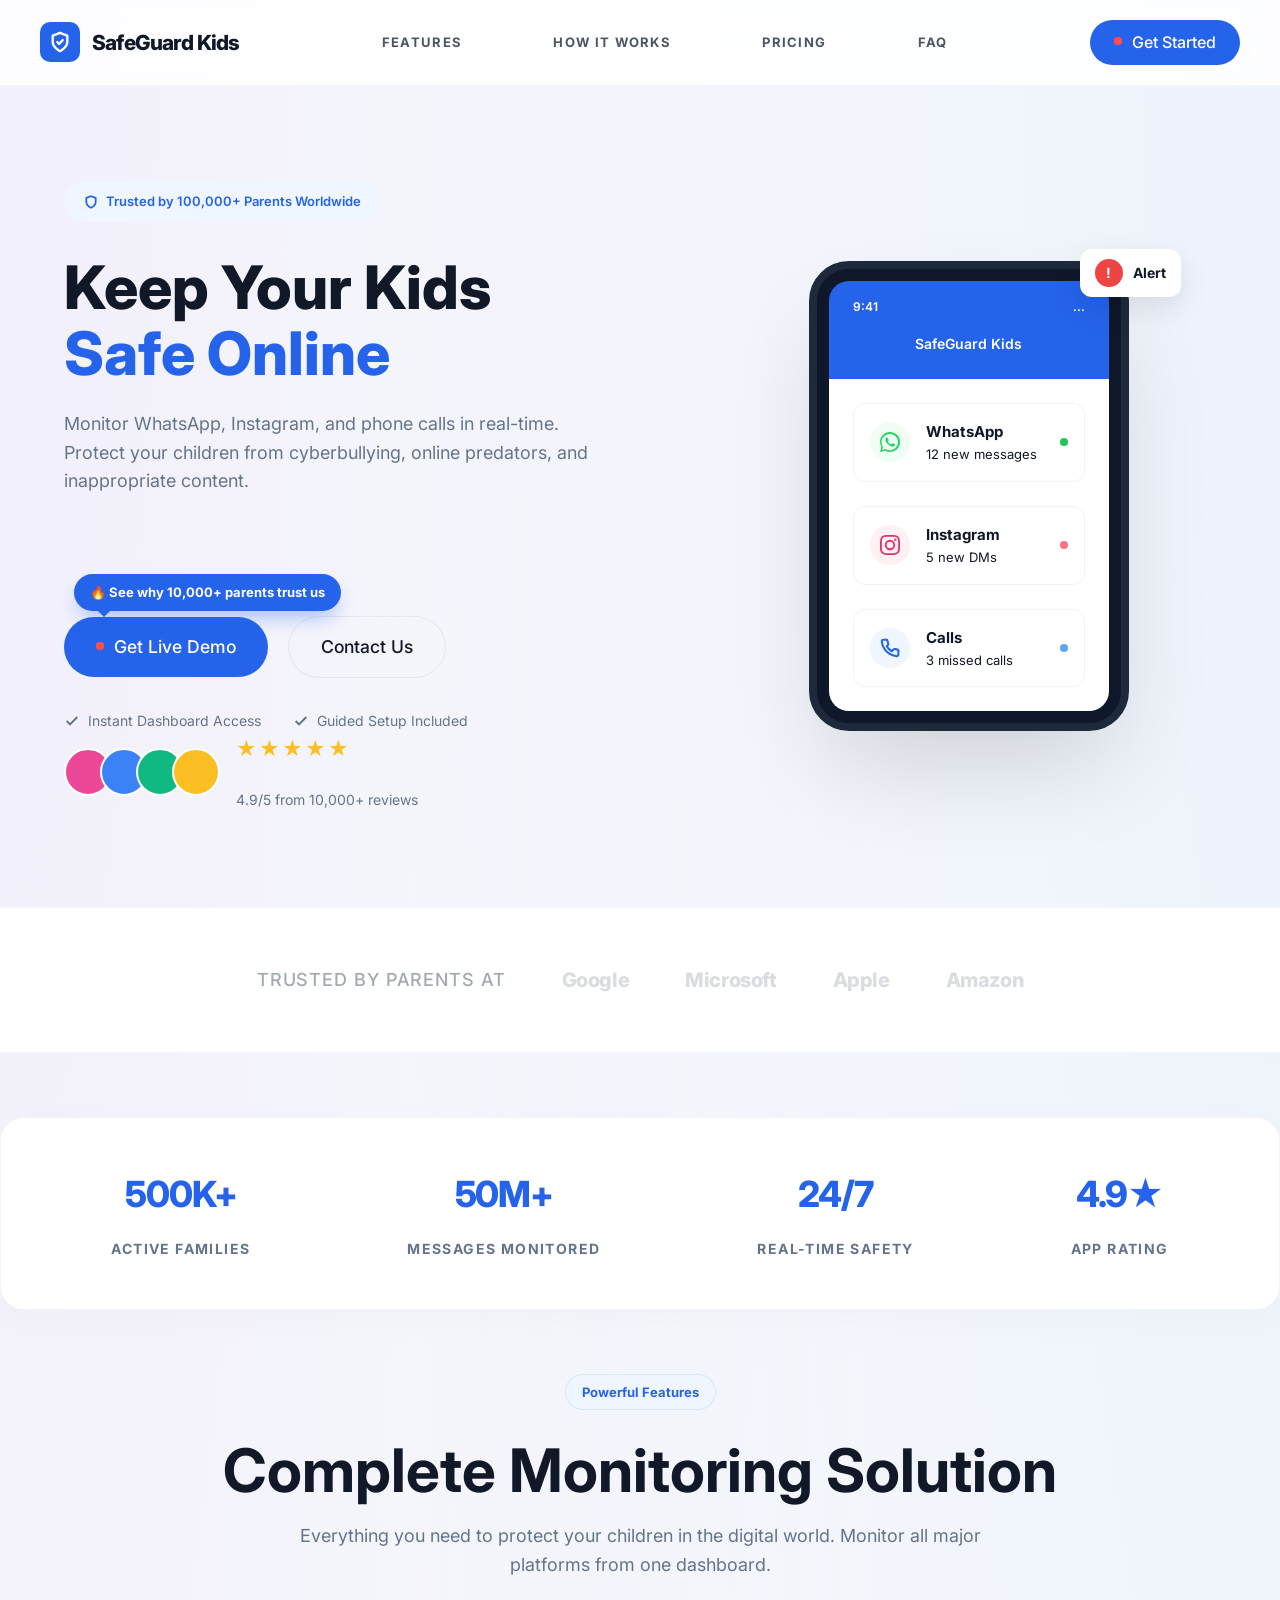
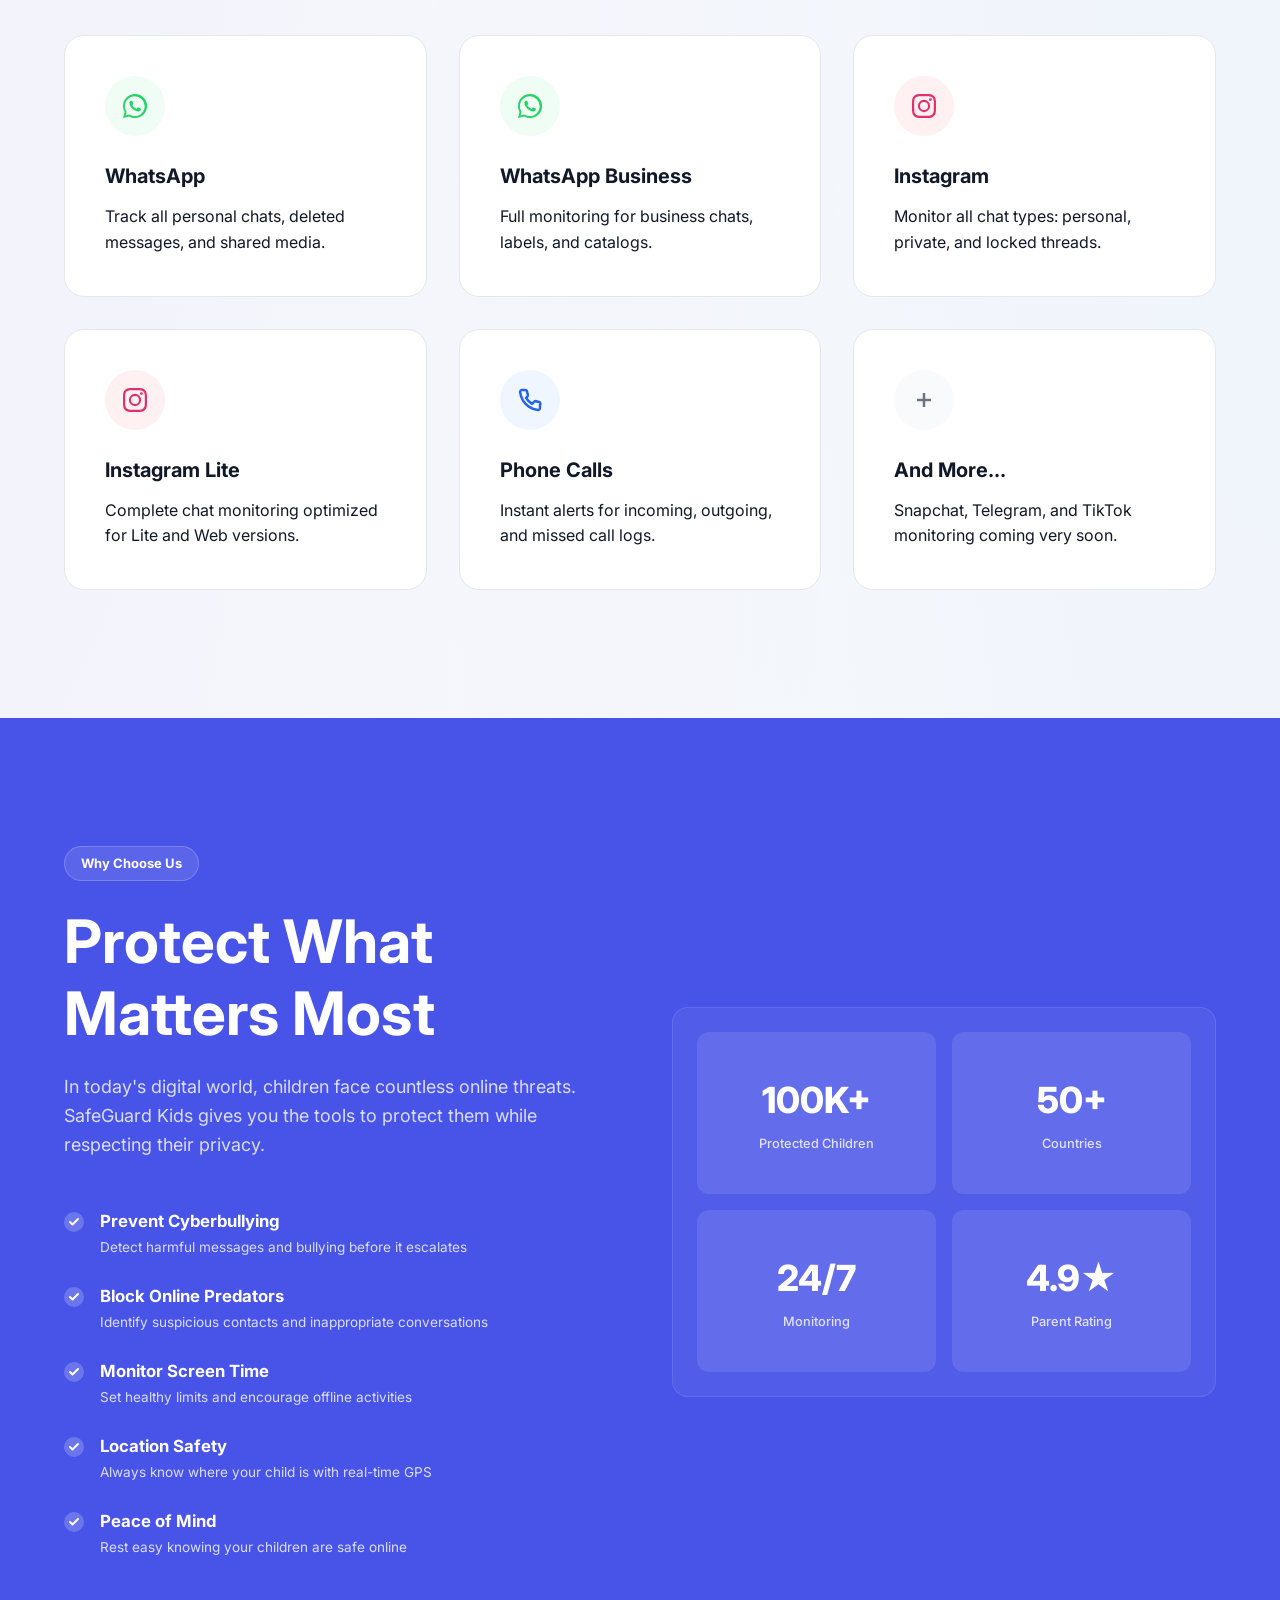
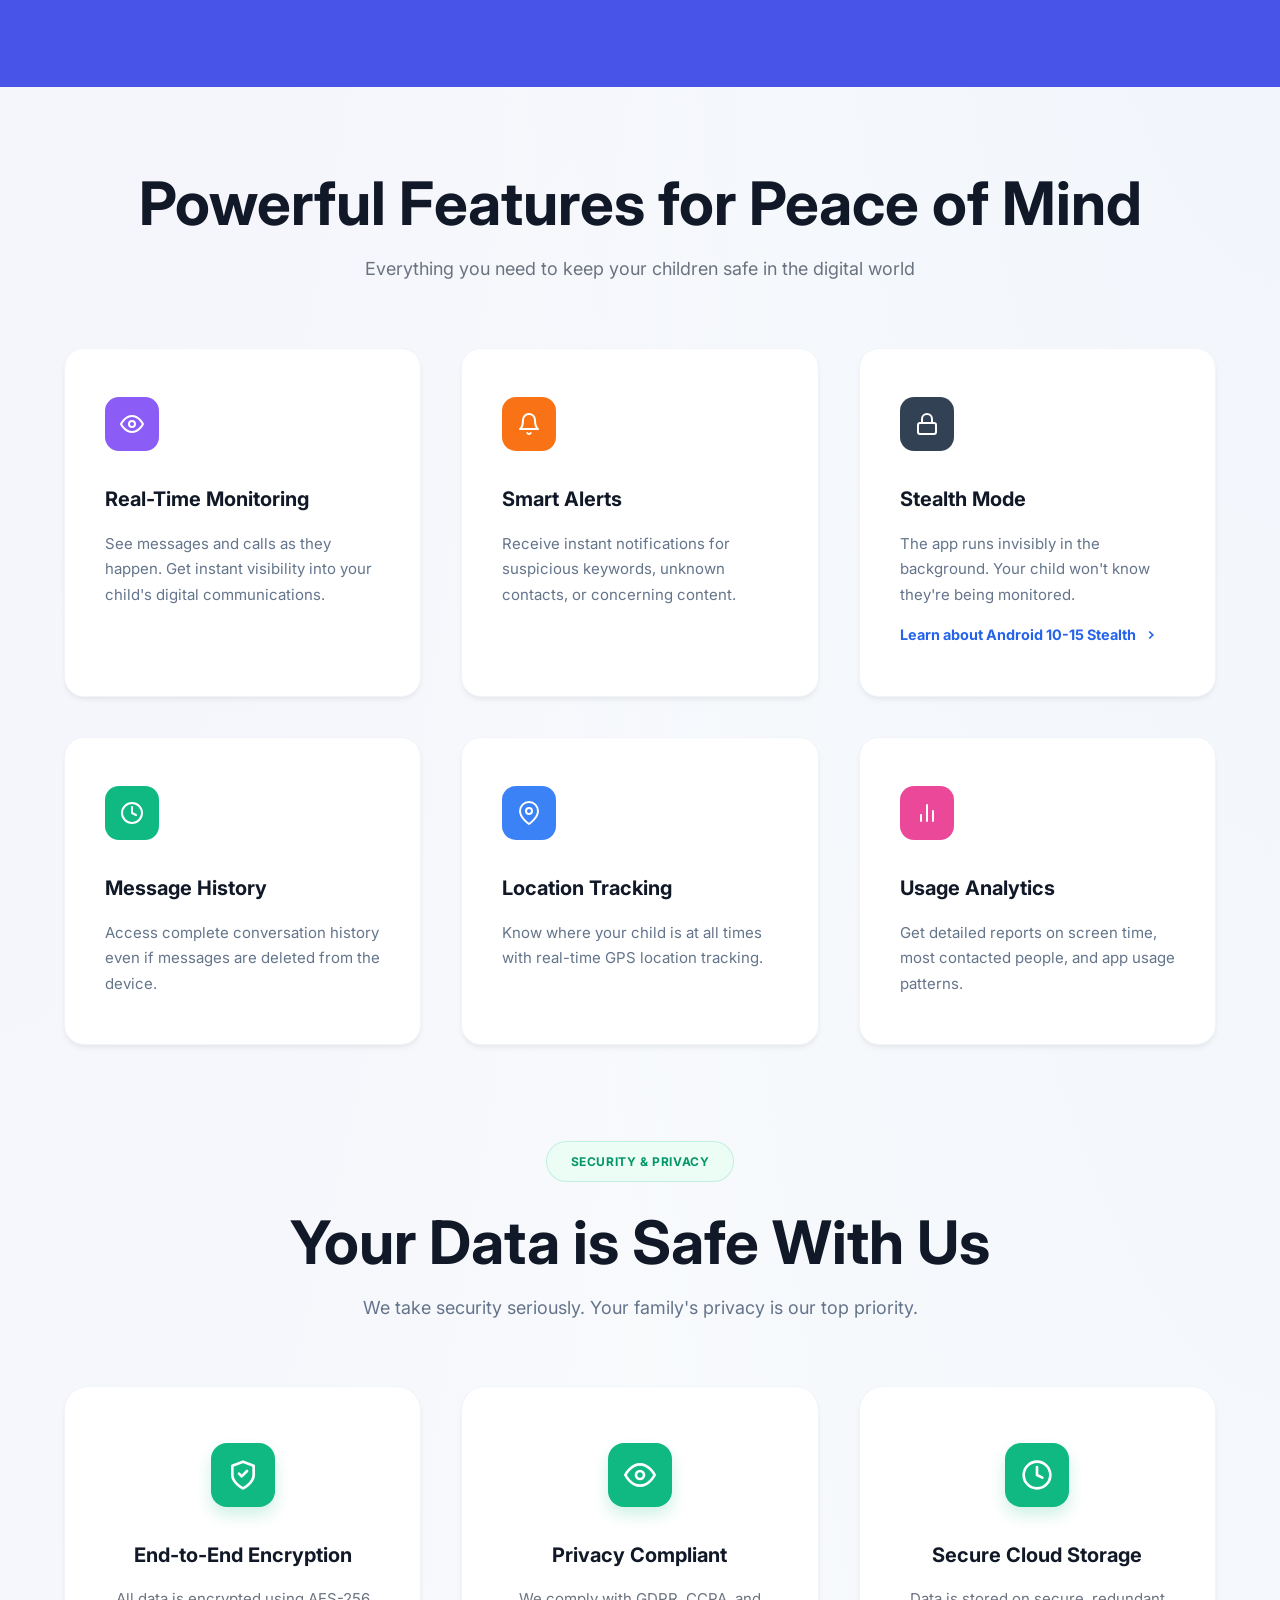
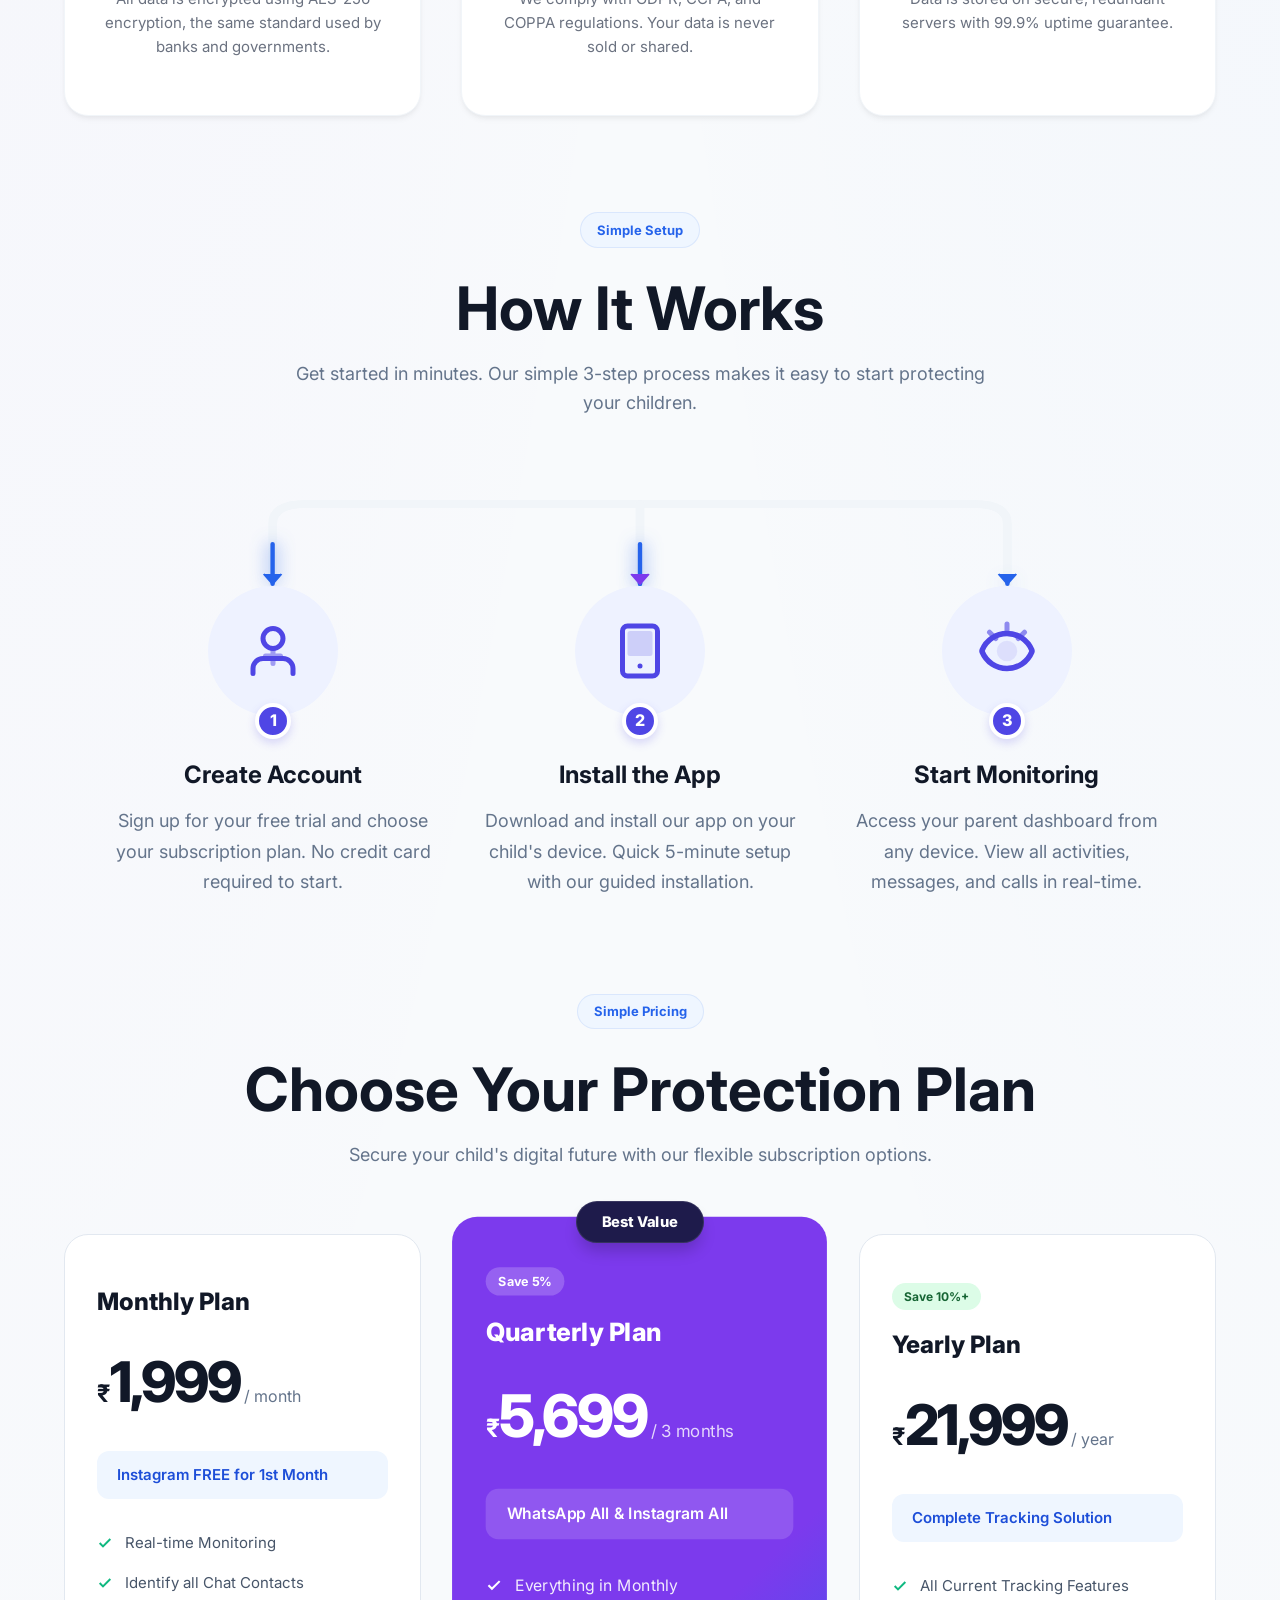
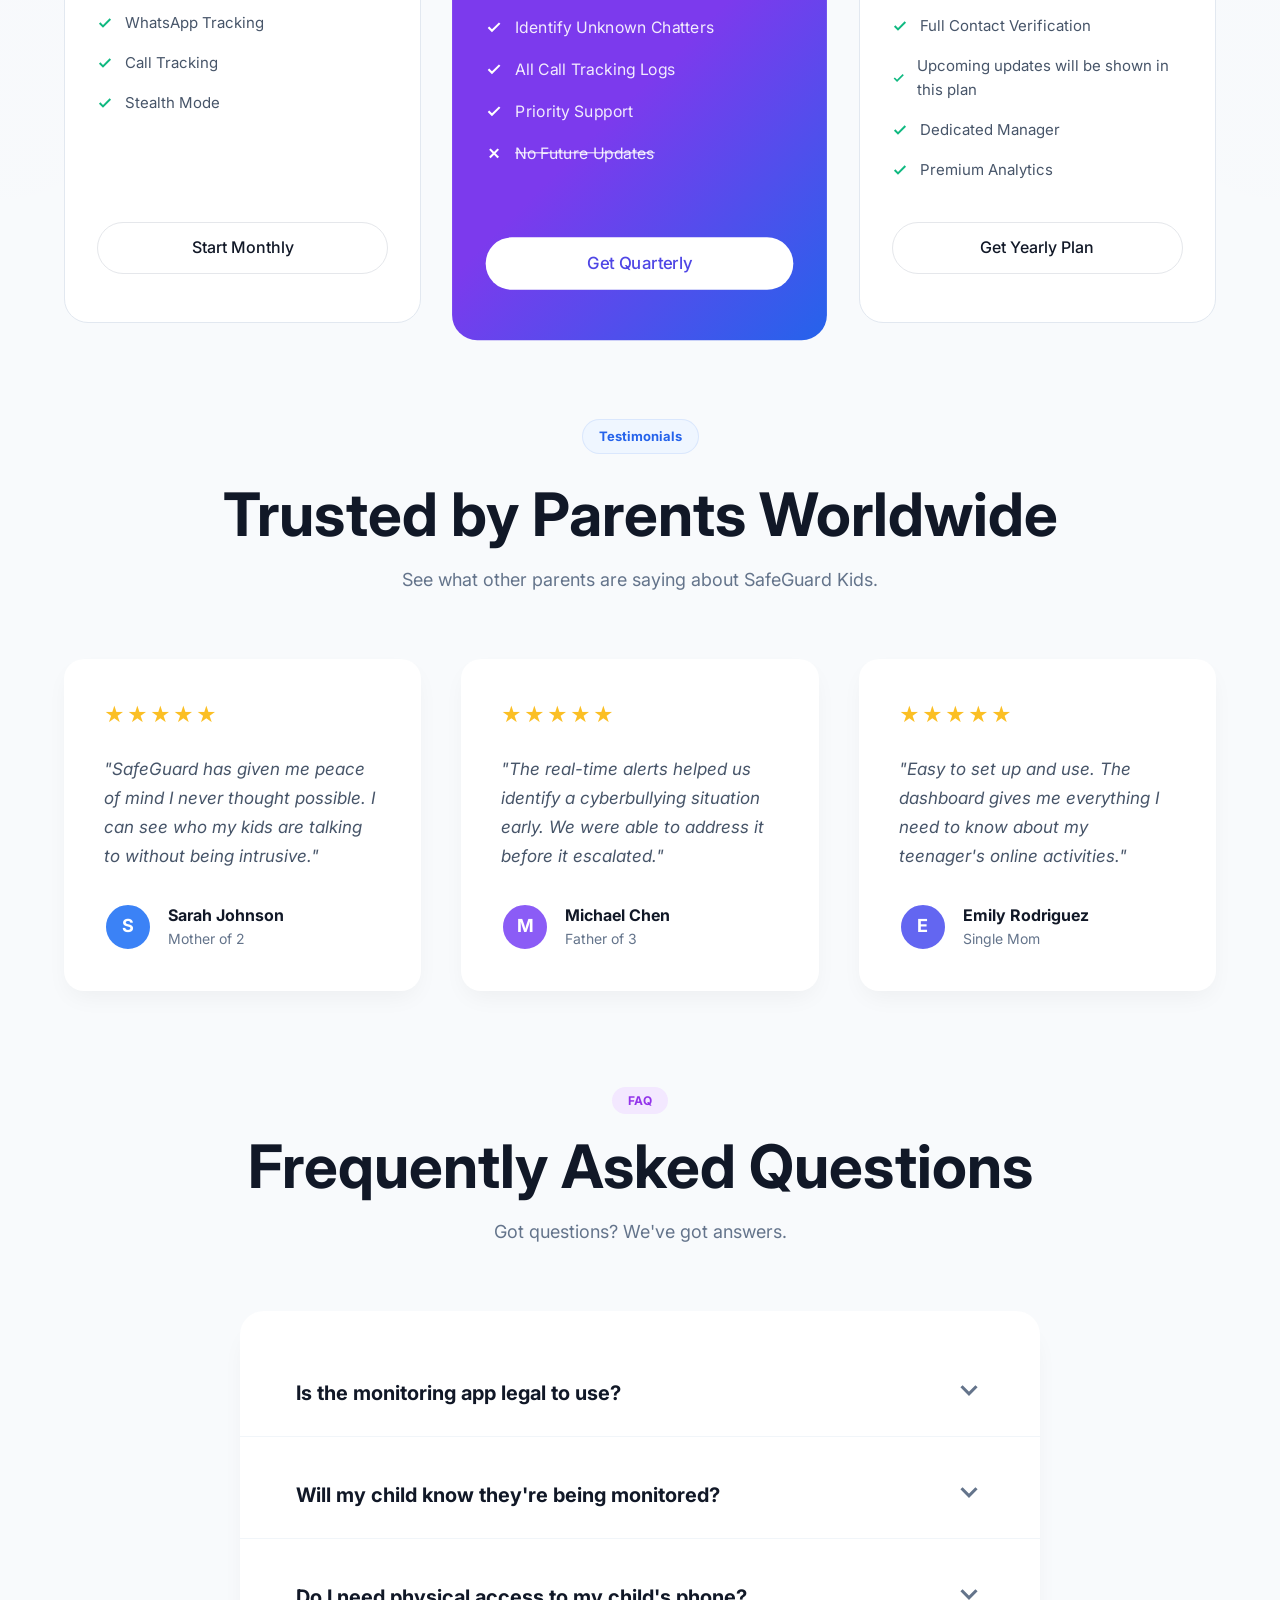
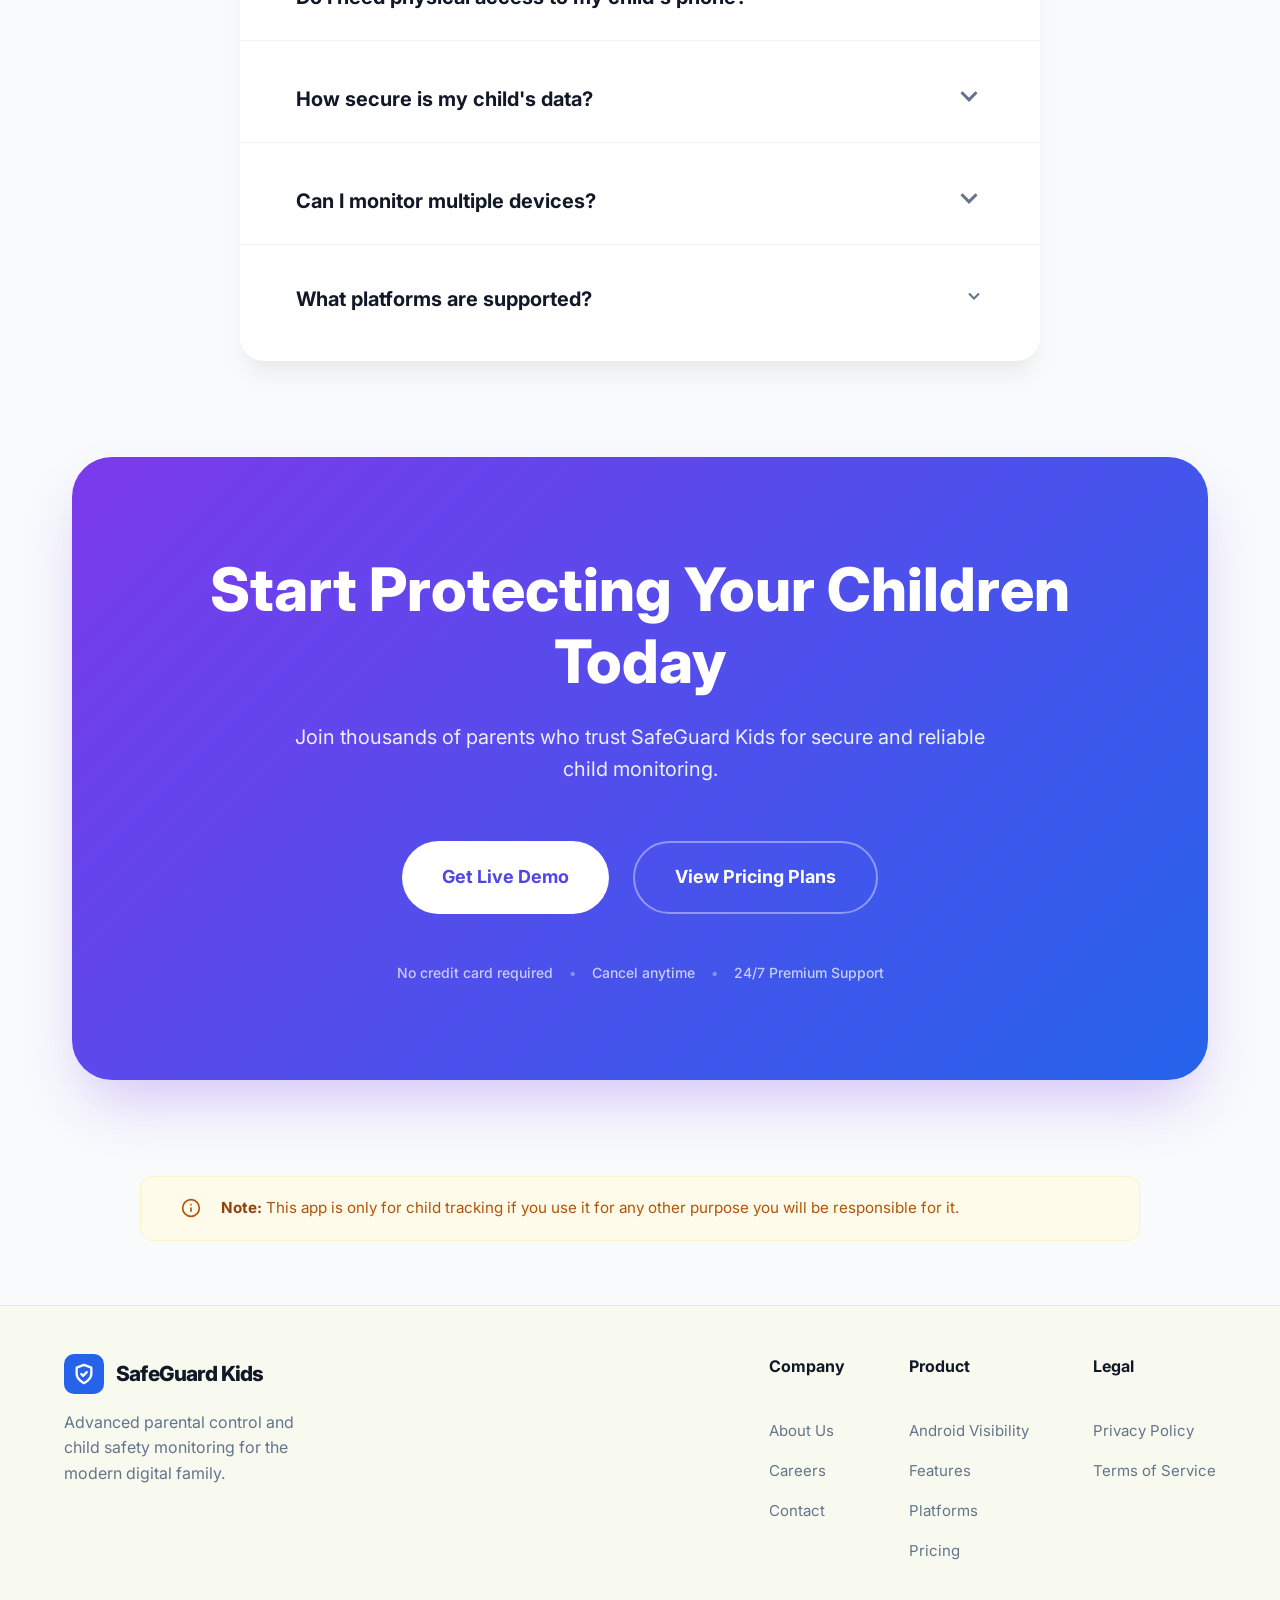
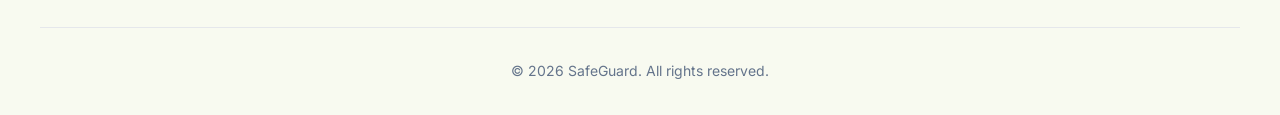
<file: index.html>
<!DOCTYPE html>
<html lang="en">
<head>
    <meta charset="UTF-8">
    <meta name="viewport" content="width=device-width, initial-scale=1.0">
    <title>SafeGuard Kids | Industrial-Grade Parental Control & Stealth Monitoring</title>
    <meta name="description" content="SafeGuard Kids provides the world's most advanced stealth monitoring for Android 10-15. Verified invisibility, real-time tracking, and industrial-grade security for your family's safety.">
    <meta name="keywords" content="parental control, android monitoring, stealth spy app, hide app icon android 15, child safety tracker">
    
    <!-- Open Graph / Social Media -->
    <meta property="og:type" content="website">
    <meta property="og:title" content="SafeGuard Kids | Most Advanced Stealth Monitoring">
    <meta property="og:description" content="Verified invisibility for Android 10-15. Protect your children with the world's only invisible monitoring solution.">
    <meta property="og:url" content="https://safeguardkids.netlify.app">
    <link rel="stylesheet" href="style.css">
</head>
<body class="rich-page-bg">

    <!-- Header / Navigation -->
    <header>
        <div class="container nav-bar">
            <a href="index.html" class="logo">
                <div class="logo-icon">
                    <svg width="22" height="22" viewBox="0 0 24 24" fill="none" stroke="white" stroke-width="2.5" stroke-linecap="round" stroke-linejoin="round"><path d="M12 22s8-4 8-10V5l-8-3-8 3v7c0 6 8 10 8 10z"></path><polyline points="9 12 11 14 15 10"></polyline></svg>
                </div>
                <span class="logo-text">SafeGuard Kids</span>
            </a>
                <div class="nav-links">
                    <a href="#powerful-features">Features</a>
                    <a href="#how-it-works">How It Works</a>
                <a href="#pricing">Pricing</a>
                <a href="#faq">FAQ</a>
            </div>
            <div class="nav-actions">
                <a href="https://wa.me/9714774786?text=Hello%20SafeGuard%20Kids,%20I%20am%20eager%20to%20secure%20my%20child's%20digital%20safety.%20Can%20I%20truly%20track%20their%20messages%20in%20real-time?%20I%20would%20like%20to%20see%20a%20live%20demo%20as%20soon%20as%20possible.%20I%20am%20ready%20to%20subscribe%20immediately%20once%20I%20verify%20the%20functionality.%20Looking%20forward%20to%20a%20prompt%20demonstration!" class="btn btn-primary">
                    <span class="live-dot"></span>
                    Get Started
                </a>
                <button class="mobile-toggle" id="mobile-toggle" aria-label="Toggle Menu">
                    <svg viewBox="0 0 24 24" fill="none" stroke="currentColor" stroke-width="2" stroke-linecap="round" stroke-linejoin="round">
                        <line x1="3" y1="12" x2="21" y2="12" class="line-1"></line>
                        <line x1="3" y1="6" x2="21" y2="6" class="line-2"></line>
                        <line x1="3" y1="18" x2="21" y2="18" class="line-3"></line>
                    </svg>
                </button>
            </div>
        </div>
    </header>

    <!-- Hero Section -->
    <main>
        <section class="hero container">
            <div class="hero-content animate-up">
                <div class="trust-badge">
                    <svg width="14" height="14" viewBox="0 0 24 24" fill="none" stroke="currentColor" stroke-width="3"><path d="M12 22s8-4 8-10V5l-8-3-8 3v7c0 6 8 10 8 10z"></path></svg>
                    Trusted by 100,000+ Parents Worldwide
                </div>
                <h1 class="hero-title">
                    Keep Your Kids<br>
                    <span class="highlight">Safe</span>
                    <span class="highlight">Online</span>
                </h1>
                <p class="hero-subtitle">
                    Monitor WhatsApp, Instagram, and phone calls in real-time. Protect your children from cyberbullying, online predators, and inappropriate content.
                </p>
                <div class="hero-cta-group">
                    <div class="cta-hook">🔥 See why 10,000+ parents trust us</div>
                    <div class="cta-buttons">
                        <a href="https://wa.me/9714774786?text=Hello%20SafeGuard%20Kids,%20I%20am%20eager%20to%20secure%20my%20child's%20digital%20safety.%20Can%20I%20truly%20track%20their%20messages%20in%20real-time?%20I%20would%20like%20to%20see%20a%20live%20demo%20as%20soon%20as%20possible.%20I%20am%20ready%20to%20subscribe%20immediately%20once%20I%20verify%20the%20functionality.%20Looking%20forward%20to%20a%20prompt%20demonstration!" class="btn btn-primary btn-large">
                            <span class="live-dot"></span>
                            Get Live Demo
                        </a>
                        <a href="https://wa.me/9714774786?text=interested%20in%20your%20tracking%20app." class="btn btn-outline btn-large">Contact Us</a>
                    </div>
                    
                    <div class="hero-features">
                        <div class="hero-feature">
                            <svg width="16" height="16" viewBox="0 0 24 24" fill="none" stroke="currentColor" stroke-width="3"><polyline points="20 6 9 17 4 12"></polyline></svg>
                            Instant Dashboard Access
                        </div>
                        <div class="hero-feature">
                            <svg width="16" height="16" viewBox="0 0 24 24" fill="none" stroke="currentColor" stroke-width="3"><polyline points="20 6 9 17 4 12"></polyline></svg>
                            Guided Setup Included
                        </div>
                    </div>
                </div>
                <div class="social-proof">
                    <div class="avatars">
                        <div class="avatar" style="background-color: var(--accent-pink);"></div>
                        <div class="avatar" style="background-color: var(--accent-blue);"></div>
                        <div class="avatar" style="background-color: var(--success-green);"></div>
                        <div class="avatar" style="background-color: #FBBF24;"></div>
                    </div>
                    <div class="rating">
                        <div class="stars">★★★★★</div>
                        <span>4.9/5 from 10,000+ reviews</span>
                    </div>
                </div>
            </div>

            <div class="hero-visual animate-up" style="animation-delay: 0.2s;">
                <div class="phone-mockup">
                    <div class="alert-badge">
                        <div class="alert-icon">!</div>
                        Alert
                    </div>
                    <div class="phone-header">
                        <div class="status-bar">
                            <span>9:41</span>
                            <span>...</span>
                        </div>
                        <div class="phone-header-content">
                            <div class="phone-header-text">SafeGuard Kids</div>
                        </div>
                    </div>
                    <div class="status-list">
                        <div class="status-item">
                            <div class="status-icon bg-whatsapp-light">
                                <svg width="20" height="20" viewBox="0 0 24 24" fill="currentColor"><path d="M12.031 0C5.391 0 0 5.391 0 12.031c0 2.125.547 4.188 1.594 6.031L0 24l6.125-1.594a11.91 11.91 0 005.906 1.563h.031c6.641 0 12.031-5.391 12.031-12.031C24.094 5.391 18.672 0 12.031 0zM12.031 22.125c-1.875 0-3.719-.469-5.344-1.375l-.375-.219-3.719.969 1.016-3.625-.234-.375a9.852 9.852 0 01-1.5-5.313c0-5.469 4.438-9.906 9.906-9.906a9.8 9.8 0 016.969 2.875 9.776 9.776 0 012.906 6.969c0 5.469-4.438 9.906-9.906 9.938zM17.406 14.344c-.281-.141-1.719-.844-1.984-.938-.266-.094-.453-.141-.656.141-.188.281-.734.938-.906 1.125-.172.188-.344.219-.625.078-.281-.141-1.188-.438-2.25-1.391-.828-.734-1.391-1.641-1.547-1.922-.156-.281-.016-.438.125-.578.125-.125.281-.328.422-.484.141-.156.188-.266.281-.453.094-.188.047-.359-.016-.5-.063-.141-.656-1.578-.891-2.156-.234-.563-.469-.484-.656-.484-.172-.016-.359-.016-.547-.016-.188 0-.5.063-.766.344-.266.281-.984.969-.984 2.375 0 1.406 1.016 2.766 1.156 2.953.141.188 2 3.047 4.844 4.281.672.297 1.203.469 1.625.609.688.219 1.313.188 1.813.125.547-.078 1.672-.688 1.906-1.344.234-.656.234-1.219.156-1.344-.063-.141-.266-.219-.547-.359z"/></svg>
                            </div>
                            <div class="status-info">
                                <strong>WhatsApp</strong>
                                <span class="text-muted">12 new messages</span>
                            </div>
                            <div class="status-indicator ind-green"></div>
                        </div>
                        <div class="status-item">
                            <div class="status-icon bg-instagram-light">
                                <svg width="20" height="20" viewBox="0 0 24 24" fill="currentColor"><path d="M12 2.163c3.204 0 3.584.012 4.85.07 3.252.148 4.771 1.691 4.919 4.919.058 1.265.069 1.645.069 4.849 0 3.205-.012 3.584-.069 4.849-.149 3.225-1.664 4.771-4.919 4.919-1.266.058-1.644.07-4.85.07-3.204 0-3.584-.012-4.849-.07-3.26-.149-4.771-1.699-4.919-4.92-.058-1.265-.07-1.644-.07-4.849 0-3.204.013-3.583.07-4.849.149-3.227 1.664-4.771 4.919-4.919 1.266-.057 1.645-.069 4.849-.069zM12 0C8.741 0 8.333.014 7.053.072 2.695.272.273 2.69.073 7.052.014 8.333 0 8.741 0 12c0 3.259.014 3.668.072 4.948.2 4.358 2.618 6.78 6.98 6.98 1.281.058 1.689.072 4.948.072 3.259 0 3.668-.014 4.948-.072 4.354-.2 6.782-2.618 6.979-6.98.059-1.28.073-1.689.073-4.948 0-3.259-.014-3.667-.072-4.947-.196-4.354-2.617-6.78-6.979-6.98C15.668.014 15.259 0 12 0zm0 5.838a6.162 6.162 0 100 12.324 6.162 6.162 0 000-12.324zM12 16a4 4 0 110-8 4 4 0 010 8zm6.406-11.845a1.44 1.44 0 100 2.881 1.44 1.44 0 000-2.881z"/></svg>
                            </div>
                            <div class="status-info">
                                <strong>Instagram</strong>
                                <span class="text-muted">5 new DMs</span>
                            </div>
                            <div class="status-indicator ind-pink"></div>
                        </div>
                        <div class="status-item">
                            <div class="status-icon bg-calls-light">
                                <svg width="20" height="20" viewBox="0 0 24 24" fill="none" stroke="currentColor" stroke-width="2.5" stroke-linecap="round" stroke-linejoin="round"><path d="M22 16.92v3a2 2 0 0 1-2.18 2 19.79 19.79 0 0 1-8.63-3.07 19.5 19.5 0 0 1-6-6 19.79 19.79 0 0 1-3.07-8.67A2 2 0 0 1 4.11 2h3a2 2 0 0 1 2 1.72 12.84 12.84 0 0 0 .7 2.81 2 2 0 0 1-.45 2.11L8.09 9.91a16 16 0 0 0 6 6l2.18-2.18a2 2 0 0 1 2.11-.45 12.84 12.84 0 0 0 2.81.7A2 2 0 0 1 22 16.92z"></path></svg>
                            </div>
                            <div class="status-info">
                                <strong>Calls</strong>
                                <span class="text-muted">3 missed calls</span>
                            </div>
                            <div class="status-indicator ind-blue"></div>
                        </div>
                    </div>
                </div>
            </div>
        </section>

        <!-- Trust Bar / Social Proof Area -->
        <section class="trust-bar animate-up">
            <div class="trust-inner">
                <span class="trust-title">TRUSTED BY PARENTS AT</span>
                <div class="trust-logos">
                    <span class="trust-logo">Google</span>
                    <span class="trust-logo">Microsoft</span>
                    <span class="trust-logo">Apple</span>
                    <span class="trust-logo">Amazon</span>
                </div>
            </div>
        </section>

        <!-- Stats Section (Boxed Style Restored) -->
        <section class="stats animate-up">
            <div class="stat-item">
                <h3>500K+</h3>
                <span>Active Families</span>
            </div>
            <div class="stat-item">
                <h3>50M+</h3>
                <span>Messages Monitored</span>
            </div>
            <div class="stat-item">
                <h3>24/7</h3>
                <span>Real-time Safety</span>
            </div>
            <div class="stat-item">
                <h3>4.9★</h3>
                <span>App Rating</span>
            </div>
        </section>

        <!-- Supported Platforms -->
        <section id="platforms" class="platforms container animate-up" style="text-align: center;">
            <div class="section-tag">Powerful Features</div>
            <h2 class="section-title">Complete Monitoring Solution</h2>
            <p class="section-subtitle">Everything you need to protect your children in the digital world. Monitor all major platforms from one dashboard.</p>
            
            <div class="platform-grid" style="text-align: left;">
                <!-- Row 1 -->
                <div class="platform-card">
                    <div class="platform-icon bg-whatsapp-light">
                        <svg width="24" height="24" viewBox="0 0 24 24" fill="currentColor"><path d="M12.031 0C5.391 0 0 5.391 0 12.031c0 2.125.547 4.188 1.594 6.031L0 24l6.125-1.594a11.91 11.91 0 005.906 1.563h.031c6.641 0 12.031-5.391 12.031-12.031C24.094 5.391 18.672 0 12.031 0zM12.031 22.125c-1.875 0-3.719-.469-5.344-1.375l-.375-.219-3.719.969 1.016-3.625-.234-.375a9.852 9.852 0 01-1.5-5.313c0-5.469 4.438-9.906 9.906-9.906a9.8 9.8 0 016.969 2.875 9.776 9.776 0 012.906 6.969c0 5.469-4.438 9.906-9.906 9.938zM17.406 14.344c-.281-.141-1.719-.844-1.984-.938-.266-.094-.453-.141-.656.141-.188.281-.734.938-.906 1.125-.172.188-.344.219-.625.078-.281-.141-1.188-.438-2.25-1.391-.828-.734-1.391-1.641-1.547-1.922-.156-.281-.016-.438.125-.578.125-.125.281-.328.422-.484.141-.156.188-.266.281-.453.094-.188.047-.359-.016-.5-.063-.141-.656-1.578-.891-2.156-.234-.563-.469-.484-.656-.484-.172-.016-.359-.016-.547-.016-.188 0-.5.063-.766.344-.266.281-.984.969-.984 2.375 0 1.406 1.016 2.766 1.156 2.953.141.188 2 3.047 4.844 4.281.672.297 1.203.469 1.625.609.688.219 1.313.188 1.813.125.547-.078 1.672-.688 1.906-1.344.234-.656.234-1.219.156-1.344-.063-.141-.266-.219-.547-.359z"/></svg>
                    </div>
                    <h4>WhatsApp</h4>
                    <p>Track all personal chats, deleted messages, and shared media.</p>
                </div>
                <div class="platform-card">
                    <div class="platform-icon bg-whatsapp-light">
                        <svg width="24" height="24" viewBox="0 0 24 24" fill="currentColor"><path d="M12.031 0C5.391 0 0 5.391 0 12.031c0 2.125.547 4.188 1.594 6.031L0 24l6.125-1.594a11.91 11.91 0 005.906 1.563h.031c6.641 0 12.031-5.391 12.031-12.031C24.094 5.391 18.672 0 12.031 0zM12.031 22.125c-1.875 0-3.719-.469-5.344-1.375l-.375-.219-3.719.969 1.016-3.625-.234-.375a9.852 9.852 0 01-1.5-5.313c0-5.469 4.438-9.906 9.906-9.906a9.8 9.8 0 016.969 2.875 9.776 9.776 0 012.906 6.969c0 5.469-4.438 9.906-9.906 9.938zM17.406 14.344c-.281-.141-1.719-.844-1.984-.938-.266-.094-.453-.141-.656.141-.188.281-.734.938-.906 1.125-.172.188-.344.219-.625.078-.281-.141-1.188-.438-2.25-1.391-.828-.734-1.391-1.641-1.547-1.922-.156-.281-.016-.438.125-.578.125-.125.281-.328.422-.484.141-.156.188-.266.281-.453.094-.188.047-.359-.016-.5-.063-.141-.656-1.578-.891-2.156-.234-.563-.469-.484-.656-.484-.172-.016-.359-.016-.547-.016-.188 0-.5.063-.766.344-.266.281-.984.969-.984 2.375 0 1.406 1.016 2.766 1.156 2.953.141.188 2 3.047 4.844 4.281.672.297 1.203.469 1.625.609.688.219 1.313.188 1.813.125.547-.078 1.672-.688 1.906-1.344.234-.656.234-1.219.156-1.344-.063-.141-.266-.219-.547-.359z"/></svg>
                    </div>
                    <h4>WhatsApp Business</h4>
                    <p>Full monitoring for business chats, labels, and catalogs.</p>
                </div>
                <div class="platform-card">
                    <div class="platform-icon bg-instagram-light">
                        <svg width="24" height="24" viewBox="0 0 24 24" fill="currentColor"><path d="M12 2.163c3.204 0 3.584.012 4.85.07 3.252.148 4.771 1.691 4.919 4.919.058 1.265.069 1.645.069 4.849 0 3.205-.012 3.584-.069 4.849-.149 3.225-1.664 4.771-4.919 4.919-1.266.058-1.644.07-4.85.07-3.204 0-3.584-.012-4.849-.07-3.26-.149-4.771-1.699-4.919-4.92-.058-1.265-.07-1.644-.07-4.849 0-3.204.013-3.583.07-4.849.149-3.227 1.664-4.771 4.919-4.919 1.266-.057 1.645-.069 4.849-.069zM12 0C8.741 0 8.333.014 7.053.072 2.695.272.273 2.69.073 7.052.014 8.333 0 8.741 0 12c0 3.259.014 3.668.072 4.948.2 4.358 2.618 6.78 6.98 6.98 1.281.058 1.689.072 4.948.072 3.259 0 3.668-.014 4.948-.072 4.354-.2 6.782-2.618 6.979-6.98.059-1.28.073-1.689.073-4.948 0-3.259-.014-3.667-.072-4.947-.196-4.354-2.617-6.78-6.979-6.98C15.668.014 15.259 0 12 0zm0 5.838a6.162 6.162 0 100 12.324 6.162 6.162 0 000-12.324zM12 16a4 4 0 110-8 4 4 0 010 8zm6.406-11.845a1.44 1.44 0 100 2.881 1.44 1.44 0 000-2.881z"/></svg>
                    </div>
                    <h4>Instagram</h4>
                    <p>Monitor all chat types: personal, private, and locked threads.</p>
                </div>

                <!-- Row 2 -->
                <div class="platform-card">
                    <div class="platform-icon bg-instagram-light">
                        <svg width="24" height="24" viewBox="0 0 24 24" fill="currentColor"><path d="M12 2.163c3.204 0 3.584.012 4.85.07 3.252.148 4.771 1.691 4.919 4.919.058 1.265.069 1.645.069 4.849 0 3.205-.012 3.584-.069 4.849-.149 3.225-1.664 4.771-4.919 4.919-1.266.058-1.644.07-4.85.07-3.204 0-3.584-.012-4.849-.07-3.26-.149-4.771-1.699-4.919-4.92-.058-1.265-.07-1.644-.07-4.849 0-3.204.013-3.583.07-4.849.149-3.227 1.664-4.771 4.919-4.919 1.266-.057 1.645-.069 4.849-.069zM12 0C8.741 0 8.333.014 7.053.072 2.695.272.273 2.69.073 7.052.014 8.333 0 8.741 0 12c0 3.259.014 3.668.072 4.948.2 4.358 2.618 6.78 6.98 6.98 1.281.058 1.689.072 4.948.072 3.259 0 3.668-.014 4.948-.072 4.354-.2 6.782-2.618 6.979-6.98.059-1.28.073-1.689.073-4.948 0-3.259-.014-3.667-.072-4.947-.196-4.354-2.617-6.78-6.979-6.98C15.668.014 15.259 0 12 0zm0 5.838a6.162 6.162 0 100 12.324 6.162 6.162 0 000-12.324zM12 16a4 4 0 110-8 4 4 0 010 8zm6.406-11.845a1.44 1.44 0 100 2.881 1.44 1.44 0 000-2.881z"/></svg>
                    </div>
                    <h4>Instagram Lite</h4>
                    <p>Complete chat monitoring optimized for Lite and Web versions.</p>
                </div>
                <div class="platform-card">
                    <div class="platform-icon bg-calls-light">
                        <svg width="24" height="24" viewBox="0 0 24 24" fill="none" stroke="currentColor" stroke-width="2.5" stroke-linecap="round" stroke-linejoin="round"><path d="M22 16.92v3a2 2 0 0 1-2.18 2 19.79 19.79 0 0 1-8.63-3.07 19.5 19.5 0 0 1-6-6 19.79 19.79 0 0 1-3.07-8.67A2 2 0 0 1 4.11 2h3a2 2 0 0 1 2 1.72 12.84 12.84 0 0 0 .7 2.81 2 2 0 0 1-.45 2.11L8.09 9.91a16 16 0 0 0 6 6l2.18-2.18a2 2 0 0 1 2.11-.45 12.84 12.84 0 0 0 2.81.7A2 2 0 0 1 22 16.92z"></path></svg>
                    </div>
                    <h4>Phone Calls</h4>
                    <p>Instant alerts for incoming, outgoing, and missed call logs.</p>
                </div>
                <div class="platform-card more-card">
                    <div class="platform-icon bg-gray-light">
                        <svg width="24" height="24" viewBox="0 0 24 24" fill="none" stroke="currentColor" stroke-width="2.5"><path d="M12 5v14M5 12h14"/></svg>
                    </div>
                    <h4>And More...</h4>
                    <p>Snapchat, Telegram, and TikTok monitoring coming very soon.</p>
                </div>
            </div>
        </section>

        <!-- Why Choose Us -->
        <section id="benefits" class="benefits-section animate-up">
            <div class="container">
                <div class="benefits-grid">
                    <div class="benefits-content">
                        <div class="section-tag" style="border-radius: 100px;">Why Choose Us</div>
                        <h2 class="section-title">Protect What Matters Most</h2>
                        <p class="section-subtitle" style="max-width: 100%;">In today's digital world, children face countless online threats.<br>SafeGuard Kids gives you the tools to protect them while respecting their privacy.</p>
                        
                        <div class="checkmark-list">
                            <div class="benefit-item">
                                <div class="check-icon">
                                    <svg width="12" height="12" viewBox="0 0 24 24" fill="none" stroke="currentColor" stroke-width="4" stroke-linecap="round" stroke-linejoin="round"><polyline points="20 6 9 17 4 12"></polyline></svg>
                                </div>
                                <div class="benefit-text">
                                    <h4>Prevent Cyberbullying</h4>
                                    <p>Detect harmful messages and bullying before it escalates</p>
                                </div>
                            </div>
                            <div class="benefit-item">
                                <div class="check-icon">
                                    <svg width="12" height="12" viewBox="0 0 24 24" fill="none" stroke="currentColor" stroke-width="4" stroke-linecap="round" stroke-linejoin="round"><polyline points="20 6 9 17 4 12"></polyline></svg>
                                </div>
                                <div class="benefit-text">
                                    <h4>Block Online Predators</h4>
                                    <p>Identify suspicious contacts and inappropriate conversations</p>
                                </div>
                            </div>
                            <div class="benefit-item">
                                <div class="check-icon">
                                    <svg width="12" height="12" viewBox="0 0 24 24" fill="none" stroke="currentColor" stroke-width="4" stroke-linecap="round" stroke-linejoin="round"><polyline points="20 6 9 17 4 12"></polyline></svg>
                                </div>
                                <div class="benefit-text">
                                    <h4>Monitor Screen Time</h4>
                                    <p>Set healthy limits and encourage offline activities</p>
                                </div>
                            </div>
                            <div class="benefit-item">
                                <div class="check-icon">
                                    <svg width="12" height="12" viewBox="0 0 24 24" fill="none" stroke="currentColor" stroke-width="4" stroke-linecap="round" stroke-linejoin="round"><polyline points="20 6 9 17 4 12"></polyline></svg>
                                </div>
                                <div class="benefit-text">
                                    <h4>Location Safety</h4>
                                    <p>Always know where your child is with real-time GPS</p>
                                </div>
                            </div>
                            <div class="benefit-item">
                                <div class="check-icon">
                                    <svg width="12" height="12" viewBox="0 0 24 24" fill="none" stroke="currentColor" stroke-width="4" stroke-linecap="round" stroke-linejoin="round"><polyline points="20 6 9 17 4 12"></polyline></svg>
                                </div>
                                <div class="benefit-text">
                                    <h4>Peace of Mind</h4>
                                    <p>Rest easy knowing your children are safe online</p>
                                </div>
                            </div>
                        </div>
                    </div>

                    <div class="stats-board">
                        <div class="stat-card">
                            <h3>100K+</h3>
                            <p>Protected Children</p>
                        </div>
                        <div class="stat-card">
                            <h3>50+</h3>
                            <p>Countries</p>
                        </div>
                        <div class="stat-card">
                            <h3>24/7</h3>
                            <p>Monitoring</p>
                        </div>
                        <div class="stat-card">
                            <h3>4.9★</h3>
                            <p>Parent Rating</p>
                        </div>
                    </div>
                </div>
            </div>
        </section>

        <!-- Powerful Features -->
        <section id="powerful-features" class="features-section animate-up">
            <div class="container">
                <h2 class="section-title" style="color: #111827;">Powerful Features for Peace of Mind</h2>
                <p class="section-subtitle" style="margin: 0 auto 4rem; color: #6B7280;">Everything you need to keep your children safe in the digital world</p>
                
                <div class="features-grid">
                    <!-- Feature 1 -->
                    <div class="feature-card">
                        <div class="feature-icon-box icon-purple">
                            <svg width="24" height="24" viewBox="0 0 24 24" fill="none" stroke="currentColor" stroke-width="2" stroke-linecap="round" stroke-linejoin="round"><path d="M1 12s4-8 11-8 11 8 11 8-4 8-11 8-11-8-11-8z"></path><circle cx="12" cy="12" r="3"></circle></svg>
                        </div>
                        <h4>Real-Time Monitoring</h4>
                        <p>See messages and calls as they happen. Get instant visibility into your child's digital communications.</p>
                    </div>
                    
                    <!-- Feature 2 -->
                    <div class="feature-card">
                        <div class="feature-icon-box icon-orange">
                            <svg width="24" height="24" viewBox="0 0 24 24" fill="none" stroke="currentColor" stroke-width="2" stroke-linecap="round" stroke-linejoin="round"><path d="M18 8A6 6 0 0 0 6 8c0 7-3 9-3 9h18s-3-2-3-9"></path><path d="M13.73 21a2 2 0 0 1-3.46 0"></path></svg>
                        </div>
                        <h4>Smart Alerts</h4>
                        <p>Receive instant notifications for suspicious keywords, unknown contacts, or concerning content.</p>
                    </div>
                    
                    <!-- Feature 3 -->
                    <div class="feature-card">
                        <div class="feature-icon-box icon-darkblue">
                            <svg width="24" height="24" viewBox="0 0 24 24" fill="none" stroke="currentColor" stroke-width="2" stroke-linecap="round" stroke-linejoin="round"><rect x="3" y="11" width="18" height="11" rx="2" ry="2"></rect><path d="M7 11V7a5 5 0 0 1 10 0v4"></path></svg>
                        </div>
                        <h4>Stealth Mode</h4>
                        <p>The app runs invisibly in the background. Your child won't know they're being monitored.</p>
                        <a href="visibility-android.html" class="learn-more-link" style="color: var(--primary-blue); font-weight: 700; font-size: 0.9rem; margin-top: 1rem; display: inline-flex; align-items: center; gap: 0.5rem;">
                            Learn about Android 10-15 Stealth
                            <svg width="14" height="14" viewBox="0 0 24 24" fill="none" stroke="currentColor" stroke-width="3"><polyline points="9 18 15 12 9 6"></polyline></svg>
                        </a>
                    </div>
                    
                    <!-- Feature 4 -->
                    <div class="feature-card">
                        <div class="feature-icon-box icon-green">
                            <svg width="24" height="24" viewBox="0 0 24 24" fill="none" stroke="currentColor" stroke-width="2" stroke-linecap="round" stroke-linejoin="round"><circle cx="12" cy="12" r="10"></circle><polyline points="12 6 12 12 16 14"></polyline></svg>
                        </div>
                        <h4>Message History</h4>
                        <p>Access complete conversation history even if messages are deleted from the device.</p>
                    </div>
                    
                    <!-- Feature 5 -->
                    <div class="feature-card">
                        <div class="feature-icon-box icon-lightblue">
                            <svg width="24" height="24" viewBox="0 0 24 24" fill="none" stroke="currentColor" stroke-width="2" stroke-linecap="round" stroke-linejoin="round"><path d="M21 10c0 7-9 13-9 13s-9-6-9-13a9 9 0 0 1 18 0z"></path><circle cx="12" cy="10" r="3"></circle></svg>
                        </div>
                        <h4>Location Tracking</h4>
                        <p>Know where your child is at all times with real-time GPS location tracking.</p>
                    </div>
                    
                    <!-- Feature 6 -->
                    <div class="feature-card">
                        <div class="feature-icon-box icon-pink">
                            <svg width="24" height="24" viewBox="0 0 24 24" fill="none" stroke="currentColor" stroke-width="2" stroke-linecap="round" stroke-linejoin="round"><line x1="18" y1="20" x2="18" y2="10"></line><line x1="12" y1="20" x2="12" y2="4"></line><line x1="6" y1="20" x2="6" y2="14"></line></svg>
                        </div>
                        <h4>Usage Analytics</h4>
                        <p>Get detailed reports on screen time, most contacted people, and app usage patterns.</p>
                    </div>
                </div>
            </div>
        </section>

        <!-- Security & Privacy -->
        <section id="security" class="security-section animate-up">
            <div class="container">
                <div class="security-tag">Security & Privacy</div>
                <h1 class="section-title">Your Data is Safe With Us</h1>
                <p class="section-subtitle" style="margin: 0 auto 4rem;">We take security seriously. Your family's privacy is our top priority.</p>
                
                <div class="security-grid">
                    <div class="security-card">
                        <div class="security-icon-box">
                            <svg width="32" height="32" viewBox="0 0 24 24" fill="none" stroke="currentColor" stroke-width="2" stroke-linecap="round" stroke-linejoin="round"><path d="M12 22s8-4 8-10V5l-8-3-8 3v7c0 6 8 10 8 10z"></path><polyline points="9 11 11 13 15 9"></polyline></svg>
                        </div>
                        <h4>End-to-End Encryption</h4>
                        <p>All data is encrypted using AES-256 encryption, the same standard used by banks and governments.</p>
                    </div>
                    
                    <div class="security-card">
                        <div class="security-icon-box">
                            <svg width="32" height="32" viewBox="0 0 24 24" fill="none" stroke="currentColor" stroke-width="2" stroke-linecap="round" stroke-linejoin="round"><path d="M1 12s4-8 11-8 11 8 11 8-4 8-11 8-11-8-11-8z"></path><circle cx="12" cy="12" r="3"></circle></svg>
                        </div>
                        <h4>Privacy Compliant</h4>
                        <p>We comply with GDPR, CCPA, and COPPA regulations. Your data is never sold or shared.</p>
                    </div>
                    
                    <div class="security-card">
                        <div class="security-icon-box">
                            <svg width="32" height="32" viewBox="0 0 24 24" fill="none" stroke="currentColor" stroke-width="2" stroke-linecap="round" stroke-linejoin="round"><circle cx="12" cy="12" r="10"></circle><polyline points="12 6 12 12 16 14"></polyline></svg>
                        </div>
                        <h4>Secure Cloud Storage</h4>
                        <p>Data is stored on secure, redundant servers with 99.9% uptime guarantee.</p>
                    </div>
                </div>
            </div>
        </section>

        <!-- How It Works -->
        <section id="how-it-works" class="how-it-works animate-up">
            <div class="container" style="text-align: center;">
                <div class="section-tag">Simple Setup</div>
                <h2 class="section-title">How It Works</h2>
                <p class="section-subtitle">Get started in minutes. Our simple 3-step process makes it easy to start protecting your children.</p>
                
                <div class="steps-container">
                    <div class="steps-line">
                        <svg width="100%" height="120" viewBox="0 0 1000 120" preserveAspectRatio="none" fill="none" xmlns="http://www.w3.org/2000/svg">
                            <defs>
                                <linearGradient id="flow-gradient" x1="0%" y1="0%" x2="100%" y2="0%">
                                    <stop offset="0%" stop-color="#2563EB" />
                                    <stop offset="50%" stop-color="#7C3AED" />
                                    <stop offset="100%" stop-color="#2563EB" />
                                </linearGradient>
                            </defs>
                            
                            <!-- Premium Background "Track" -->
                            <path d="M166 110 V50 Q166 30 196 30 H804 Q834 30 834 50 V110" stroke="#F1F5F9" stroke-width="8" stroke-linecap="round"/>
                            <path d="M500 30 V110" stroke="#F1F5F9" stroke-width="8" stroke-linecap="round"/>
                            
                            <!-- Pro "Sequential Loop" (2-Phase Architecture) -->
                            <!-- Phase 1: Step 1 -> Step 2 -->
                            <path class="pulse-line pulse-phase-1" d="M166 110 V60 Q166 30 196 30 H500 V110" stroke="url(#flow-gradient)" stroke-width="4" stroke-linecap="round"/>
                            <!-- Phase 2: Step 2 -> Step 3 -->
                            <path class="pulse-line pulse-phase-2" d="M500 110 V30 H804 Q834 30 834 60 V110" stroke="url(#flow-gradient)" stroke-width="4" stroke-linecap="round"/>

                            <!-- High-Fidelity Solid Arrow Pointers (Target Baseline y=110) -->
                            <path d="M158 100 L166 110 L174 100" fill="#2563EB" stroke="#2563EB" stroke-width="2" stroke-linejoin="round"/>
                            <path d="M492 100 L500 110 L508 100" fill="#7C3AED" stroke="#7C3AED" stroke-width="2" stroke-linejoin="round"/>
                            <path d="M826 100 L834 110 L842 100" fill="#2563EB" stroke="#2563EB" stroke-width="2" stroke-linejoin="round"/>
                        </svg>
                    </div>

                    <!-- Mobile Vertical Logic -->
                    <div class="steps-line-vertical">
                        <svg width="40" height="100%" viewBox="0 0 40 600" preserveAspectRatio="none" fill="none" xmlns="http://www.w3.org/2000/svg">
                            <path d="M20 10 V590" stroke="#F1F5F9" stroke-width="8" stroke-linecap="round"/>
                            <path class="pulse-line pulse-phase-1" d="M20 10 V300" stroke="url(#flow-gradient)" stroke-width="4" stroke-linecap="round"/>
                            <path class="pulse-line pulse-phase-2" d="M20 300 V590" stroke="url(#flow-gradient)" stroke-width="4" stroke-linecap="round"/>
                        </svg>
                    </div>
                    <div class="step-item">
                        <div class="step-icon-wrap">
                            <!-- Purple Person Icon -->
                            <svg width="60" height="60" viewBox="0 0 24 24" fill="none" stroke="#4F46E5" stroke-width="2" stroke-linecap="round" stroke-linejoin="round"><path d="M20 21v-2a4 4 0 0 0-4-4H8a4 4 0 0 0-4 4v2"/><circle cx="12" cy="7" r="4"/><path d="M12 11v6m-3-3h6" opacity="0.5"/></svg>
                            <div class="step-number">1</div>
                        </div>
                        <h4>Create Account</h4>
                        <p>Sign up for your free trial and choose your subscription plan. No credit card required to start.</p>
                    </div>
                    <div class="step-item">
                        <div class="step-icon-wrap">
                            <!-- Phone with Dashboard Icon -->
                            <svg width="60" height="60" viewBox="0 0 24 24" fill="none" stroke="#4F46E5" stroke-width="2" stroke-linecap="round" stroke-linejoin="round"><rect x="5" y="2" width="14" height="20" rx="2" ry="2"/><path d="M12 18h.01"/><rect x="8" y="5" width="8" height="8" fill="#4F46E5" opacity="0.2"/></svg>
                            <div class="step-number">2</div>
                        </div>
                        <h4>Install the App</h4>
                        <p>Download and install our app on your child's device. Quick 5-minute setup with our guided installation.</p>
                    </div>
                    <div class="step-item">
                        <div class="step-icon-wrap">
                            <!-- Eyes Icon -->
                            <!-- Perfected Professional Eye Icon with Final Gloss Line Calibration -->
                            <svg width="60" height="60" viewBox="0 0 24 24" fill="none" stroke="#4F46E5" stroke-width="2.2" stroke-linecap="round" stroke-linejoin="round">
                                <path d="M2.062 12.348a1 1 0 0 1 0-.696 10.75 10.75 0 0 1 19.876 0 1 1 0 0 1 0 .696 10.75 10.75 0 0 1-19.876 0z" />
                                <circle cx="12" cy="12" r="3" fill="#4F46E5" opacity="0.1"/>
                                <!-- Three Perfectly Calibrated Gloss Lines (+10% increase) -->
                                <path d="M12 5V1.2M16.5 7l2.5-2.5M7.5 7l-2.5-2.5" opacity="0.6" stroke-width="2"/>
                            </svg>
                            <div class="step-number">3</div>
                        </div>
                        <h4>Start Monitoring</h4>
                        <p>Access your parent dashboard from any device. View all activities, messages, and calls in real-time.</p>
                    </div>
                </div>
            </div>
        </section>

        <!-- Pricing Plan -->
        <section id="pricing" class="pricing-section animate-up">
            <div class="container">
                <div class="section-tag">Simple Pricing</div>
                <h2 class="section-title">Choose Your Protection Plan</h2>
                <p class="section-subtitle">Secure your child's digital future with our flexible subscription options.</p>
                
                <div class="pricing-grid">
                    <!-- Monthly Plan -->
                    <div class="pricing-card">
                        <div class="plan-name">Monthly Plan</div>
                        <div class="plan-price">
                            <span class="currency">₹</span>
                            <span class="amount">1,999</span>
                            <span class="period"> / month</span>
                        </div>
                        <div class="plan-promo">Instagram FREE for 1st Month</div>
                        <ul class="plan-features">
                            <li><svg width="16" height="16" viewBox="0 0 24 24" fill="none" stroke="currentColor" stroke-width="3"><polyline points="20 6 9 17 4 12"></polyline></svg> Real-time Monitoring</li>
                            <li><svg width="16" height="16" viewBox="0 0 24 24" fill="none" stroke="currentColor" stroke-width="3"><polyline points="20 6 9 17 4 12"></polyline></svg> Identify all Chat Contacts</li>
                            <li><svg width="16" height="16" viewBox="0 0 24 24" fill="none" stroke="currentColor" stroke-width="3"><polyline points="20 6 9 17 4 12"></polyline></svg> WhatsApp Tracking</li>
                            <li><svg width="16" height="16" viewBox="0 0 24 24" fill="none" stroke="currentColor" stroke-width="3"><polyline points="20 6 9 17 4 12"></polyline></svg> Call Tracking</li>
                            <li><svg width="16" height="16" viewBox="0 0 24 24" fill="none" stroke="currentColor" stroke-width="3"><polyline points="20 6 9 17 4 12"></polyline></svg> Stealth Mode</li>
                        </ul>
                        <a href="https://wa.me/9714774786?text=Can%20I%20really%20track%20the%20message%20of%20my%20child?%20I%20am%20interested%20in%20this%20Monthly%20Plan%20-%20₹1,999." class="btn btn-outline full-width">Start Monthly</a>
                    </div>

                    <!-- Quarterly Plan -->
                    <div class="pricing-card popular">
                        <div class="most-popular-badge">Best Value</div>
                        <div class="discount-label">Save 5%</div>
                        <div class="plan-name">Quarterly Plan</div>
                        <div class="plan-price">
                            <span class="currency">₹</span>
                            <span class="amount">5,699</span>
                            <span class="period"> / 3 months</span>
                        </div>
                        <div class="plan-promo">WhatsApp All & Instagram All</div>
                        <ul class="plan-features">
                            <li><svg width="16" height="16" viewBox="0 0 24 24" fill="none" stroke="currentColor" stroke-width="3"><polyline points="20 6 9 17 4 12"></polyline></svg> Everything in Monthly</li>
                            <li><svg width="16" height="16" viewBox="0 0 24 24" fill="none" stroke="currentColor" stroke-width="3"><polyline points="20 6 9 17 4 12"></polyline></svg> Identify Unknown Chatters</li>
                            <li><svg width="16" height="16" viewBox="0 0 24 24" fill="none" stroke="currentColor" stroke-width="3"><polyline points="20 6 9 17 4 12"></polyline></svg> All Call Tracking Logs</li>
                            <li><svg width="16" height="16" viewBox="0 0 24 24" fill="none" stroke="currentColor" stroke-width="3"><polyline points="20 6 9 17 4 12"></polyline></svg> Priority Support</li>
                            <li class="restricted"><svg width="16" height="16" viewBox="0 0 24 24" fill="none" stroke="currentColor" stroke-width="3"><line x1="18" y1="6" x2="6" y2="18"></line><line x1="6" y1="6" x2="18" y2="18"></line></svg> No Future Updates</li>
                        </ul>
                        <a href="https://wa.me/9714774786?text=Can%20I%20really%20track%20the%20message%20of%20my%20child?%20I%20am%20interested%20in%20this%20Quarterly%20Plan%20-%20₹5,699." class="btn btn-primary full-width">Get Quarterly</a>
                    </div>

                    <!-- Yearly Plan -->
                    <div class="pricing-card">
                        <div class="discount-label">Save 10%+</div>
                        <div class="plan-name">Yearly Plan</div>
                        <div class="plan-price">
                            <span class="currency">₹</span>
                            <span class="amount">21,999</span>
                            <span class="period"> / year</span>
                        </div>
                        <div class="plan-promo">Complete Tracking Solution</div>
                        <ul class="plan-features">
                            <li><svg width="16" height="16" viewBox="0 0 24 24" fill="none" stroke="currentColor" stroke-width="3"><polyline points="20 6 9 17 4 12"></polyline></svg> All Current Tracking Features</li>
                            <li><svg width="16" height="16" viewBox="0 0 24 24" fill="none" stroke="currentColor" stroke-width="3"><polyline points="20 6 9 17 4 12"></polyline></svg> Full Contact Verification</li>
                            <li><svg width="16" height="16" viewBox="0 0 24 24" fill="none" stroke="currentColor" stroke-width="3"><polyline points="20 6 9 17 4 12"></polyline></svg> Upcoming updates will be shown in this plan</li>
                            <li><svg width="16" height="16" viewBox="0 0 24 24" fill="none" stroke="currentColor" stroke-width="3"><polyline points="20 6 9 17 4 12"></polyline></svg> Dedicated Manager</li>
                            <li><svg width="16" height="16" viewBox="0 0 24 24" fill="none" stroke="currentColor" stroke-width="3"><polyline points="20 6 9 17 4 12"></polyline></svg> Premium Analytics</li>
                        </ul>
                        <a href="https://wa.me/9714774786?text=Can%20I%20really%20track%20the%20message%20of%20my%20child?%20I%20am%20interested%20in%20this%20Yearly%20Plan%20-%20₹21,999." class="btn btn-outline full-width">Get Yearly Plan</a>
                    </div>
                </div>
            </div>
        <!-- Testimonials Section -->
        <section id="testimonials" class="testimonials-section animate-up">
            <div class="container">
                <div class="section-tag">Testimonials</div>
                <h2 class="section-title">Trusted by Parents Worldwide</h2>
                <p class="section-subtitle">See what other parents are saying about SafeGuard Kids.</p>

                <div class="testimonials-grid">
                    <!-- Review 1 -->
                    <div class="testimonial-card">
                        <div class="stars">
                            <span>★</span><span>★</span><span>★</span><span>★</span><span>★</span>
                        </div>
                        <p class="review-text">"SafeGuard has given me peace of mind I never thought possible. I can see who my kids are talking to without being intrusive."</p>
                        <div class="reviewer">
                            <div class="avatar blue">S</div>
                            <div class="reviewer-info">
                                <div class="name">Sarah Johnson</div>
                                <div class="role">Mother of 2</div>
                            </div>
                        </div>
                    </div>

                    <!-- Review 2 -->
                    <div class="testimonial-card">
                        <div class="stars">
                            <span>★</span><span>★</span><span>★</span><span>★</span><span>★</span>
                        </div>
                        <p class="review-text">"The real-time alerts helped us identify a cyberbullying situation early. We were able to address it before it escalated."</p>
                        <div class="reviewer">
                            <div class="avatar purple">M</div>
                            <div class="reviewer-info">
                                <div class="name">Michael Chen</div>
                                <div class="role">Father of 3</div>
                            </div>
                        </div>
                    </div>

                    <!-- Review 3 -->
                    <div class="testimonial-card">
                        <div class="stars">
                            <span>★</span><span>★</span><span>★</span><span>★</span><span>★</span>
                        </div>
                        <p class="review-text">"Easy to set up and use. The dashboard gives me everything I need to know about my teenager's online activities."</p>
                        <div class="reviewer">
                            <div class="avatar indigo">E</div>
                            <div class="reviewer-info">
                                <div class="name">Emily Rodriguez</div>
                                <div class="role">Single Mom</div>
                            </div>
                        </div>
                    </div>
                </div>
            </div>
        </section>

        <!-- FAQ Section -->
        <section id="faq" class="faq-section animate-up">
            <div class="container">
                <div class="faq-header">
                    <span class="faq-tag">FAQ</span>
                    <h2 class="section-title">Frequently Asked Questions</h2>
                    <p class="section-subtitle">Got questions? We've got answers.</p>
                </div>

                <div class="faq-card">
                    <div class="faq-accordion">
                        <details class="faq-item" name="faq">
                            <summary class="faq-question">
                                Is the monitoring app legal to use?
                                <span class="chevron"><svg width="30" height="30" viewBox="0 0 24 24" fill="none" stroke="currentColor" stroke-width="2.5"><polyline points="6 9 12 15 18 9"></polyline></svg></span>
                            </summary>
                            <div class="faq-answer">
                                <p>Yes, our app is legal when used to monitor minor children as a parent or guardian, or with explicit consent. We comply with all applicable laws and regulations regarding parental monitoring software.</p>
                            </div>
                        </details>

                        <details class="faq-item" name="faq">
                            <summary class="faq-question">
                                Will my child know they're being monitored?
                                <span class="chevron"><svg width="30" height="30" viewBox="0 0 24 24" fill="none" stroke="currentColor" stroke-width="2.5"><polyline points="6 9 12 15 18 9"></polyline></svg></span>
                            </summary>
                            <div class="faq-answer">
                                <p>You can choose between visible and stealth mode. However, we recommend discussing digital safety with your children to build trust while ensuring their protection.</p>
                            </div>
                        </details>

                        <details class="faq-item" name="faq">
                            <summary class="faq-question">
                                Do I need physical access to my child's phone?
                                <span class="chevron"><svg width="30" height="30" viewBox="0 0 24 24" fill="none" stroke="currentColor" stroke-width="2.5"><polyline points="6 9 12 15 18 9"></polyline></svg></span>
                            </summary>
                            <div class="faq-answer">
                                <p>Yes, a one-time physical access is required to install and configure the application. After setup, all monitoring is done remotely via your personal dashboard.</p>
                            </div>
                        </details>

                        <details class="faq-item" name="faq">
                            <summary class="faq-question">
                                How secure is my child's data?
                                <span class="chevron"><svg width="30" height="30" viewBox="0 0 24 24" fill="none" stroke="currentColor" stroke-width="2.5"><polyline points="6 9 12 15 18 9"></polyline></svg></span>
                            </summary>
                            <div class="faq-answer">
                                <p>Absolutely. We use industry-standard AES-256 encryption for all data storage and transmission. Your family's privacy is our top priority.</p>
                            </div>
                        </details>

                        <details class="faq-item" name="faq">
                            <summary class="faq-question">
                                Can I monitor multiple devices?
                                <span class="chevron"><svg width="30" height="30" viewBox="0 0 24 24" fill="none" stroke="currentColor" stroke-width="2.5"><polyline points="6 9 12 15 18 9"></polyline></svg></span>
                            </summary>
                            <div class="faq-answer">
                                <p>Yes, depending on your plan, you can monitor multiple devices from a single parent account. Check our pricing section for multi-device support details.</p>
                            </div>
                        </details>

                        <details class="faq-item" name="faq">
                            <summary class="faq-question">
                                What platforms are supported?
                                <span class="chevron"><svg width="20" height="20" viewBox="0 0 24 24" fill="none" stroke="currentColor" stroke-width="2.5"><polyline points="6 9 12 15 18 9"></polyline></svg></span>
                            </summary>
                            <div class="faq-answer">
                                <p>SafeGuard currently supports all major Android smartphones and tablets (version 5.0 and above). iOS support is coming soon.</p>
                            </div>
                        </details>
                    </div>
                </div>
            </div>
        </section>

        <!-- Final CTA Section -->
        <section class="final-cta animate-up">
            <div class="container">
                <div class="cta-box">
                    <h2 class="cta-title">Start Protecting Your Children Today</h2>
                    <p class="cta-subtitle">Join thousands of parents who trust SafeGuard Kids for secure and reliable child monitoring.</p>
                    
                    <div class="cta-actions">
                        <a href="https://wa.me/9714774786?text=Hello%20SafeGuard%20Kids,%20I%20am%20eager%20to%20secure%20my%20child's%20digital%20safety.%20Can%20I%20truly%20track%20their%20messages%20in%20real-time?%20I%20would%20like%20to%20see%20a%20live%20demo%20as%20soon%20as%20possible.%20I%20am%20ready%20to%20subscribe%20immediately%20once%20I%20verify%20the%20functionality.%20Looking%20forward%20to%20a%20prompt%20demonstration!" class="btn btn-white">Get Live Demo</a>
                        <a href="#pricing" class="btn btn-outline-white">View Pricing Plans</a>
                    </div>
                    
                    <div class="cta-trust-badges">
                        <span>No credit card required</span>
                        <span class="dot">•</span>
                        <span>Cancel anytime</span>
                        <span class="dot">•</span>
                        <span>24/7 Premium Support</span>
                    </div>
                </div>
            </div>
        </section>

        <!-- Legal Disclaimer -->
        <section class="disclaimer container animate-up">
            <div class="disclaimer-box">
                <svg width="20" height="20" viewBox="0 0 24 24" fill="none" stroke="currentColor" stroke-width="2" stroke-linecap="round" stroke-linejoin="round" style="flex-shrink: 0;"><circle cx="12" cy="12" r="10"></circle><line x1="12" y1="16" x2="12" y2="12"></line><line x1="12" y1="8" x2="12.01" y2="8"></line></svg>
                <p><strong>Note:</strong> This app is only for child tracking if you use it for any other purpose you will be responsible for it.</p>
            </div>
        </section>
    </main>

    <!-- Footer -->
    <footer class="footer">
        <div class="container footer-content">
            <div class="footer-brand">
                <a href="index.html" class="logo">
                    <div class="logo-icon">
                        <svg width="22" height="22" viewBox="0 0 24 24" fill="none" stroke="white" stroke-width="2.5" stroke-linecap="round" stroke-linejoin="round"><path d="M12 22s8-4 8-10V5l-8-3-8 3v7c0 6 8 10 8 10z"></path><polyline points="9 12 11 14 15 10"></polyline></svg>
                    </div>
                    <span class="logo-text">SafeGuard Kids</span>
                </a>
                <p>Advanced parental control and child safety monitoring for the modern digital family.</p>
            </div>
            <div class="footer-links">
                <div class="link-group">
                    <h5>Company</h5>
                    <a href="about.html">About Us</a>
                    <a href="about.html#careers">Careers</a>
                    <a href="contact.html">Contact</a>
                </div>
                <div class="link-group">
                    <h5>Product</h5>
                    <a href="visibility-android.html">Android Visibility</a>
                    <a href="#features">Features</a>
                    <a href="#platforms">Platforms</a>
                    <a href="#pricing">Pricing</a>
                </div>
                <div class="link-group">
                    <h5>Legal</h5>
                    <a href="privacy.html" target="_blank">Privacy Policy</a>
                    <a href="terms.html" target="_blank">Terms of Service</a>
                </div>
            </div>
        </div>
        <div class="container footer-bottom">
            <p>&copy; 2026 SafeGuard. All rights reserved.</p>
        </div>
    </footer>

    <!-- Animation Script -->
    <script>
        (function() {
            // Add js-enabled class immediately to prevent FOUC but allow fallback
            document.documentElement.classList.add('js-enabled');
            
            const revealOnScroll = () => {
                const observerOptions = {
                    threshold: 0.15,
                    rootMargin: '0px 0px -50px 0px'
                };

                const observer = new IntersectionObserver((entries) => {
                    entries.forEach(entry => {
                        if (entry.isIntersecting) {
                            entry.target.classList.add('visible');
                            observer.unobserve(entry.target);
                        }
                    });
                }, observerOptions);

                document.querySelectorAll('.animate-up').forEach(el => {
                    observer.observe(el);
                });
            };

            if (document.readyState === 'loading') {
                document.addEventListener('DOMContentLoaded', revealOnScroll);
            } else {
                revealOnScroll();
            }
        })();
    </script>
    <script src="inspector.js"></script>
    <script src="mobile.js"></script>
</body>
</html>
</file>
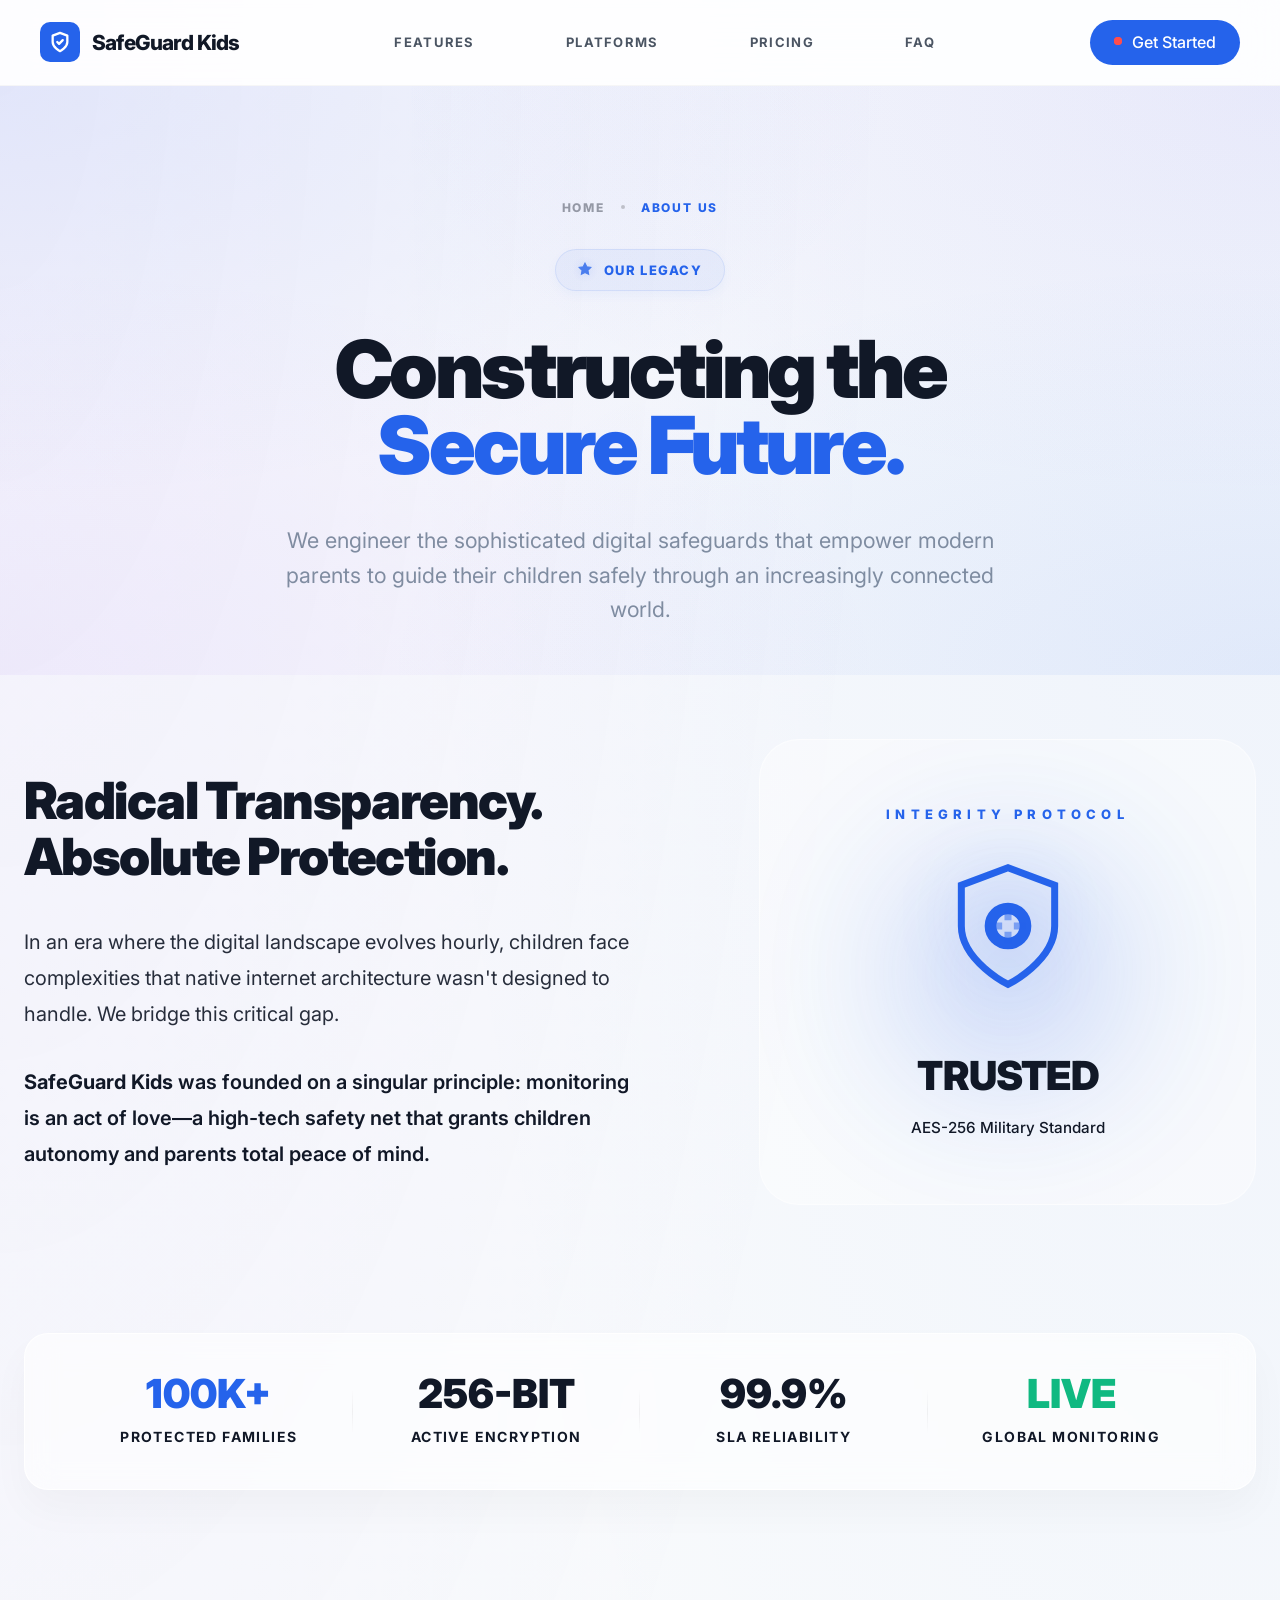
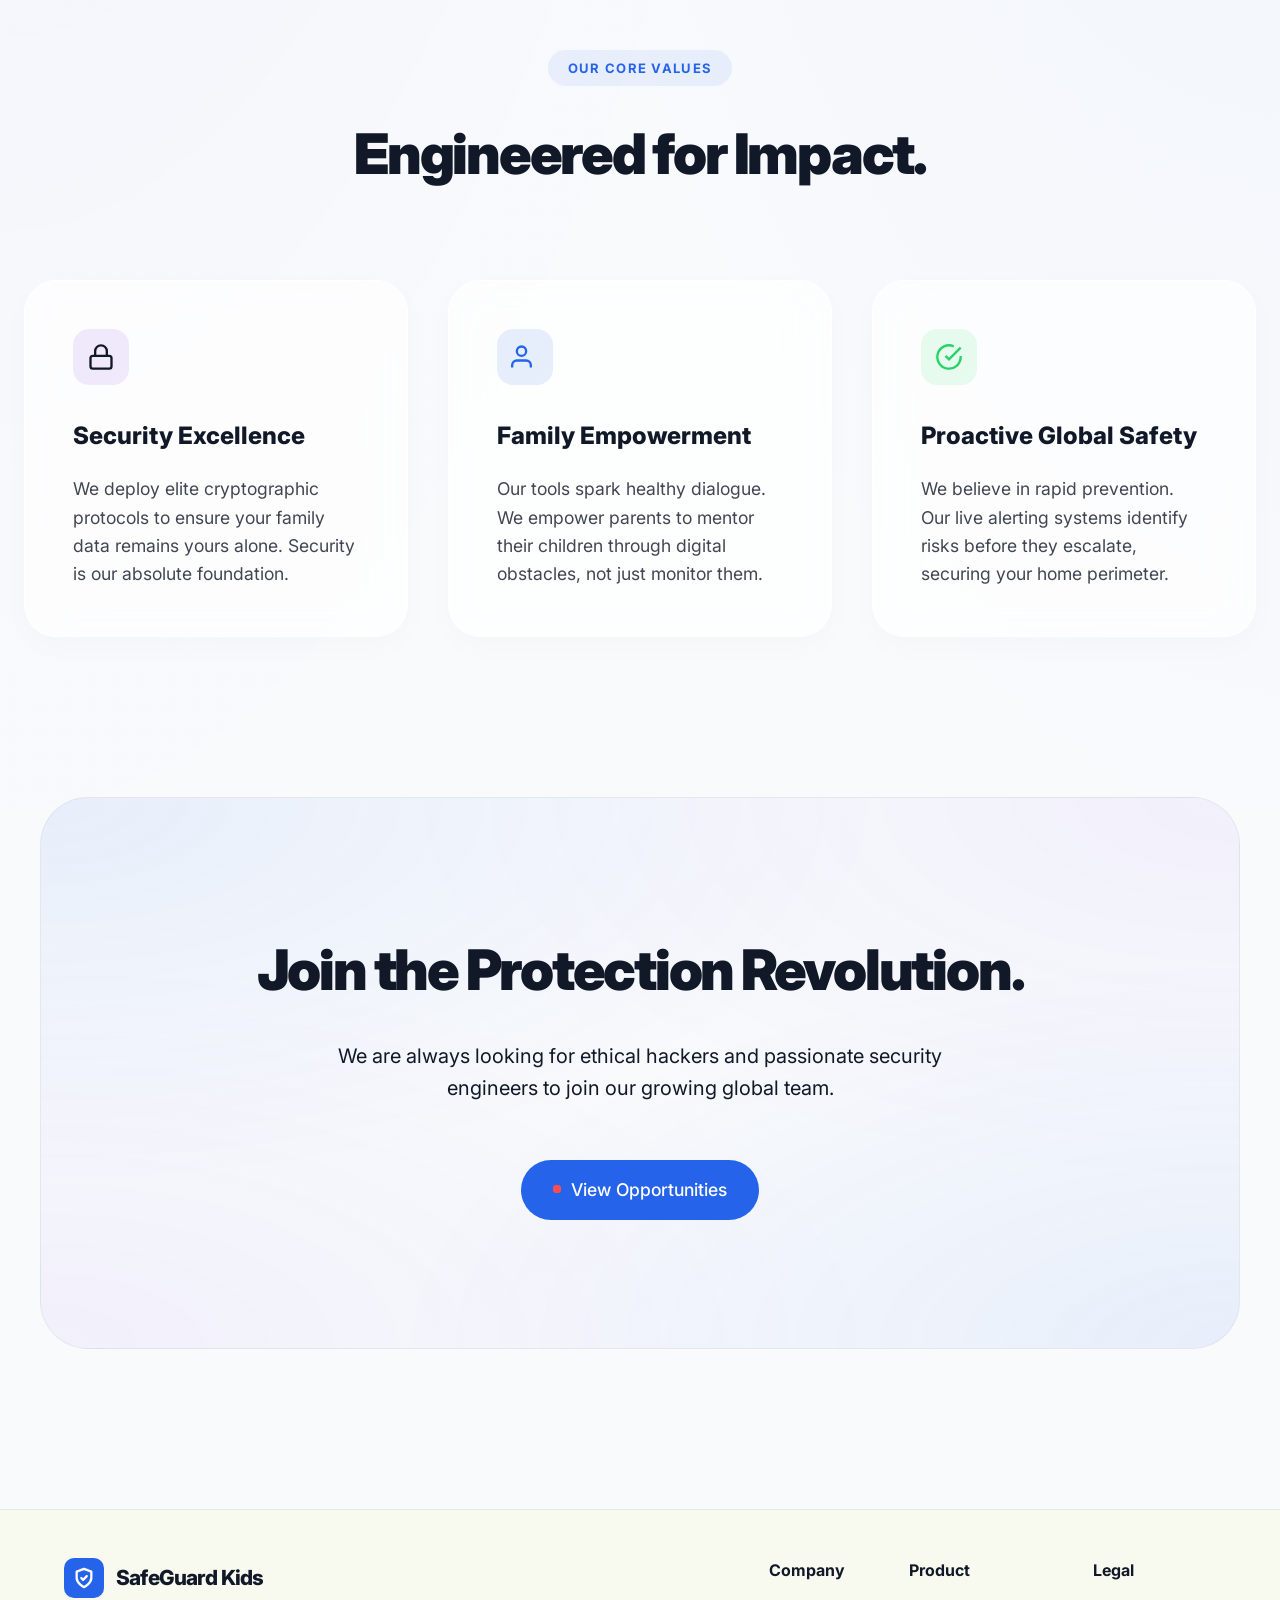
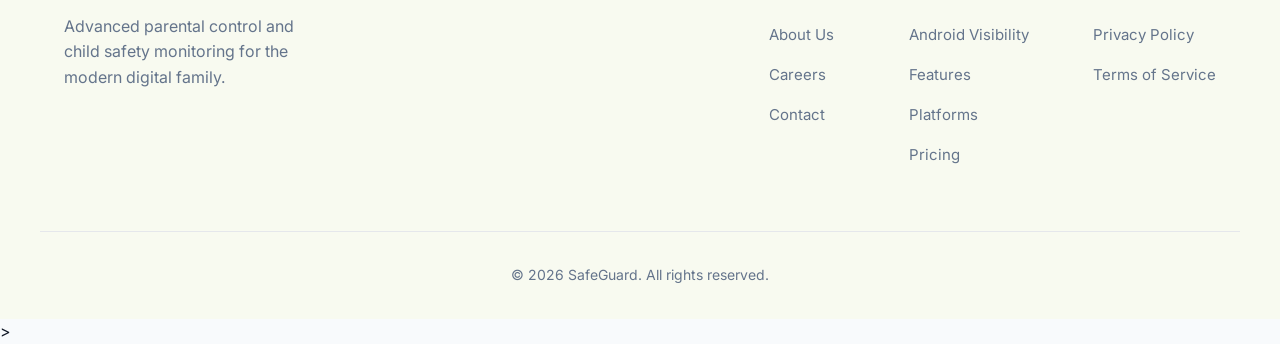
<file: about.html>
<!DOCTYPE html>
<html lang="en">
<head>
    <meta charset="UTF-8">
    <meta name="viewport" content="width=device-width, initial-scale=1.0">
    <title>About Us | SafeGuard Kids</title>
    <link rel="stylesheet" href="style.css">
</head>
<body class="rich-page-bg">

    <!-- Header -->
    <header>
        <div class="container nav-bar">
            <a href="index.html" class="logo">
                <div class="logo-icon">
                    <svg width="22" height="22" viewBox="0 0 24 24" fill="none" stroke="white" stroke-width="2.5" stroke-linecap="round" stroke-linejoin="round"><path d="M12 22s8-4 8-10V5l-8-3-8 3v7c0 6 8 10 8 10z"></path><polyline points="9 12 11 14 15 10"></polyline></svg>
                </div>
                <span class="logo-text">SafeGuard Kids</span>
            </a>
            <div class="nav-links">
                <a href="index.html#features">Features</a>
                <a href="index.html#platforms">Platforms</a>
                <a href="index.html#pricing">Pricing</a>
                <a href="index.html#faq">FAQ</a>
            </div>
            <div class="nav-actions">
                <a href="https://wa.me/9714774786?text=Hello%20SafeGuard%20Kids,%20I%20am%20eager%20to%20secure%20my%20child's%20digital%20safety.%20Can%20I%20truly%20track%20their%20messages%20in%20real-time?%20I%20would%20like%20to%20see%20a%20live%20demo%20as%20soon%20as%20possible.%20I%20am%20ready%20to%20subscribe%20immediately%20once%20I%20verify%20the%20functionality.%20Looking%20forward%20to%20a%20prompt%20demonstration!" class="btn btn-primary">
                    <span class="live-dot"></span>
                    Get Started
                </a>
                <button class="mobile-toggle" id="mobile-toggle" aria-label="Toggle Menu">
                    <svg viewBox="0 0 24 24" fill="none" stroke="currentColor" stroke-width="2" stroke-linecap="round" stroke-linejoin="round">
                        <line x1="3" y1="12" x2="21" y2="12" class="line-1"></line>
                        <line x1="3" y1="6" x2="21" y2="6" class="line-2"></line>
                        <line x1="3" y1="18" x2="21" y2="18" class="line-3"></line>
                    </svg>
                </button>
            </div>
        </div>
    </header>

    <main>
        <!-- Top Class Hero Section -->
        <section class="inner-page-header about-hero-mesh">
            <div class="about-aura-glow"></div>
            <div class="container" style="max-width: 1400px; position: relative; z-index: 1;">
                <nav class="breadcrumbs-elite" style="justify-content: center; margin-top: 7rem;">
                    <a href="index.html">Home</a>
                    <span class="sep"></span>
                    <a href="about.html" class="active">About Us</a>
                </nav>
                <div class="elite-badge-pill animate-up" style="display: flex; margin-left: auto; margin-right: auto; width: fit-content;">
                    <svg width="14" height="14" viewBox="0 0 24 24" fill="var(--primary-blue)" stroke="currentColor" stroke-width="2" style="margin-top: -1px;"><polygon points="12 2 15.09 8.26 22 9.27 17 14.14 18.18 21.02 12 17.77 5.82 21.02 7 14.14 2 9.27 8.91 8.26 12 2"></polygon></svg>
                    Our Legacy
                </div>
                <h1 class="hero-title" style="font-size: clamp(3rem, 7vw, 5rem); margin-bottom: 2.5rem; letter-spacing: -0.04em; font-weight: 900; line-height: 0.95; text-align: center;">Constructing the <br><span style="color: var(--primary-blue);">Secure Future.</span></h1>
                <p class="hero-subtitle" style="max-width: 750px; font-size: 1.35rem; line-height: 1.6; opacity: 0.8; margin-left: auto; margin-right: auto; text-align: center;">We engineer the sophisticated digital safeguards that empower modern parents to guide their children safely through an increasingly connected world.</p>
            </div>
        </section>

        <section class="content-section" style="background: transparent; padding-top: 4rem;">
            <div class="container" style="max-width: 1400px;">
                
                <!-- Mission & Interactive Trust Visual -->
                <div style="display: grid; grid-template-columns: 1.1fr 0.9fr; gap: 8rem; align-items: center; margin-bottom: 8rem;">
                    <div class="animate-up">
                        <h2 style="font-size: clamp(2.25rem, 4vw, 3.5rem); color: var(--text-dark); margin-bottom: 2.5rem; font-weight: 900; line-height: 1.1; letter-spacing: -0.03em;">Radical Transparency. <br>Absolute Protection.</h2>
                        <p style="font-size: 1.25rem; line-height: 1.8; color: var(--text-gray); margin-bottom: 2rem; opacity: 0.9;">In an era where the digital landscape evolves hourly, children face complexities that native internet architecture wasn't designed to handle. We bridge this critical gap.</p>
                        <p style="font-size: 1.25rem; line-height: 1.8; color: var(--text-dark); font-weight: 600;"><strong>SafeGuard Kids</strong> was founded on a singular principle: monitoring is an act of love—a high-tech safety net that grants children autonomy and parents total peace of mind.</p>
                    </div>
                    
                    <div class="trust-visual-container animate-up" style="animation-delay: 0.2s;">
                        <div class="about-glow" style="opacity: 0.4;"></div>
                        <div style="text-align: center; position: relative; z-index: 1;">
                            <div style="color: var(--primary-blue); font-weight: 800; letter-spacing: 0.4em; text-transform: uppercase; font-size: 0.8125rem; margin-bottom: 2rem;">Integrity Protocol</div>
                            <svg width="140" height="140" viewBox="0 0 24 24" fill="none" stroke="var(--primary-blue)" stroke-width="1.2" style="filter: drop-shadow(0 0 30px rgba(37, 99, 235, 0.2));">
                                <path d="M12 22s8-4 8-10V5l-8-3-8 3v7c0 6 8 10 8 10z"></path>
                                <circle cx="12" cy="12" r="3" stroke-width="2"></circle>
                                <path d="M12 9v2M12 13v2M9 12h2M13 12h2" opacity="0.5"></path>
                            </svg>
                            <div style="margin-top: 2.5rem; font-size: 2.5rem; font-weight: 900; color: var(--text-dark); letter-spacing: -0.02em;">TRUSTED</div>
                            <div style="color: var(--text-gray); font-size: 0.95rem; margin-top: 0.5rem; font-weight: 500;">AES-256 Military Standard</div>
                        </div>
                    </div>
                </div>

                <!-- Elite Stats Bar -->
                <div class="elite-stats-bar-about animate-up">
                    <div class="stat-item-premium">
                        <div style="font-size: 2.5rem; font-weight: 900; color: var(--primary-blue); line-height: 1;">100K+</div>
                        <div style="font-size: 0.875rem; font-weight: 700; color: var(--text-gray); text-transform: uppercase; letter-spacing: 0.1em; margin-top: 0.75rem;">Protected Families</div>
                    </div>
                    <div class="stat-item-premium">
                        <div style="font-size: 2.5rem; font-weight: 900; color: var(--text-dark); line-height: 1;">256-BIT</div>
                        <div style="font-size: 0.875rem; font-weight: 700; color: var(--text-gray); text-transform: uppercase; letter-spacing: 0.1em; margin-top: 0.75rem;">Active Encryption</div>
                    </div>
                    <div class="stat-item-premium">
                        <div style="font-size: 2.5rem; font-weight: 900; color: var(--text-dark); line-height: 1;">99.9%</div>
                        <div style="font-size: 0.875rem; font-weight: 700; color: var(--text-gray); text-transform: uppercase; letter-spacing: 0.1em; margin-top: 0.75rem;">SLA Reliability</div>
                    </div>
                    <div class="stat-item-premium">
                        <div style="font-size: 2.5rem; font-weight: 900; color: var(--success-green); line-height: 1;">LIVE</div>
                        <div style="font-size: 0.875rem; font-weight: 700; color: var(--text-gray); text-transform: uppercase; letter-spacing: 0.1em; margin-top: 0.75rem;">Global Monitoring</div>
                    </div>
                </div>

                <!-- Core Values Grid -->
                <div style="text-align: center; margin: 10rem 0 5rem;">
                    <div style="display: inline-block; padding: 0.5rem 1.25rem; background: rgba(37, 99, 235, 0.08); color: var(--primary-blue); border-radius: 100px; font-weight: 700; font-size: 0.8125rem; margin-bottom: 1.5rem; letter-spacing: 0.1em; text-transform: uppercase;">Our Core Values</div>
                    <h2 style="font-size: 3.5rem; font-weight: 900; letter-spacing: -0.04em;">Engineered for Impact.</h2>
                </div>

                <div style="display: grid; grid-template-columns: repeat(3, 1fr); gap: 2.5rem; margin-bottom: 10rem;">
                    <div class="glass-value-card animate-up">
                        <div style="width: 56px; height: 56px; background: rgba(124, 58, 237, 0.1); color: var(--primary-purple); border-radius: 16px; display: flex; align-items: center; justify-content: center; margin-bottom: 2rem;">
                            <svg width="28" height="28" viewBox="0 0 24 24" fill="none" stroke="currentColor" stroke-width="2"><rect x="3" y="11" width="18" height="11" rx="2" ry="2"></rect><path d="M7 11V7a5 5 0 0 1 10 0v4"></path></svg>
                        </div>
                        <h3 style="font-size: 1.5rem; font-weight: 800; margin-bottom: 1.25rem; color: var(--text-dark);">Security Excellence</h3>
                        <p style="font-size: 1.1rem; line-height: 1.6; color: var(--text-gray); opacity: 0.8;">We deploy elite cryptographic protocols to ensure your family data remains yours alone. Security is our absolute foundation.</p>
                    </div>
                    <div class="glass-value-card animate-up" style="animation-delay: 0.1s;">
                        <div style="width: 56px; height: 56px; background: rgba(37, 99, 235, 0.1); color: var(--primary-blue); border-radius: 16px; display: flex; align-items: center; justify-content: center; margin-bottom: 2rem;">
                            <svg width="28" height="28" viewBox="0 0 24 24" fill="none" stroke="currentColor" stroke-width="2"><path d="M17 21v-2a4 4 0 0 0-4-4H5a4 4 0 0 0-4 4v2"></path><circle cx="9" cy="7" r="4"></circle></svg>
                        </div>
                        <h3 style="font-size: 1.5rem; font-weight: 800; margin-bottom: 1.25rem; color: var(--text-dark);">Family Empowerment</h3>
                        <p style="font-size: 1.1rem; line-height: 1.6; color: var(--text-gray); opacity: 0.8;">Our tools spark healthy dialogue. We empower parents to mentor their children through digital obstacles, not just monitor them.</p>
                    </div>
                    <div class="glass-value-card animate-up" style="animation-delay: 0.2s;">
                        <div style="width: 56px; height: 56px; background: rgba(37, 211, 102, 0.1); color: #25D366; border-radius: 16px; display: flex; align-items: center; justify-content: center; margin-bottom: 2rem;">
                            <svg width="28" height="28" viewBox="0 0 24 24" fill="none" stroke="currentColor" stroke-width="2"><path d="M22 11.08V12a10 10 0 1 1-5.93-9.14"></path><polyline points="22 4 12 14.01 9 11.01"></polyline></svg>
                        </div>
                        <h3 style="font-size: 1.5rem; font-weight: 800; margin-bottom: 1.25rem; color: var(--text-dark);">Proactive Global Safety</h3>
                        <p style="font-size: 1.1rem; line-height: 1.6; color: var(--text-gray); opacity: 0.8;">We believe in rapid prevention. Our live alerting systems identify risks before they escalate, securing your home perimeter.</p>
                    </div>
                </div>
            </div>
        </section>

        <!-- Premium Careers CTA -->
        <section id="careers" class="container" style="padding: 0 0 10rem 0;">
            <div class="about-hero-mesh" style="border-radius: 48px; border: 1px solid rgba(0,0,0,0.05); padding: 8rem 4rem; text-align: center; position: relative; overflow: hidden;">
                <div class="about-aura-glow" style="top: 0; right: 0; width: 100%; height: 100%; opacity: 0.5;"></div>
                <div style="position: relative; z-index: 1;">
                    <h2 style="font-size: 3.5rem; font-weight: 900; margin-bottom: 1.5rem; letter-spacing: -0.04em;">Join the Protection Revolution.</h2>
                    <p style="font-size: 1.25rem; color: var(--text-gray); max-width: 650px; margin: 0 auto 3.5rem; line-height: 1.6;">We are always looking for ethical hackers and passionate security engineers to join our growing global team.</p>
                    <a href="contact.html" class="btn btn-primary btn-large">
                        <span class="live-dot"></span>
                        View Opportunities
                    </a>
                </div>
            </div>
        </section>
    </main>

    <!-- Footer -->
    <footer class="footer">
        <div class="container footer-content">
            <div class="footer-brand">
                <a href="index.html" class="logo">
                    <div class="logo-icon">
                        <svg width="22" height="22" viewBox="0 0 24 24" fill="none" stroke="white" stroke-width="2.5" stroke-linecap="round" stroke-linejoin="round"><path d="M12 22s8-4 8-10V5l-8-3-8 3v7c0 6 8 10 8 10z"></path><polyline points="9 12 11 14 15 10"></polyline></svg>
                    </div>
                    <span class="logo-text">SafeGuard Kids</span>
                </a>
                <p>Advanced parental control and child safety monitoring for the modern digital family.</p>
            </div>
            <div class="footer-links">
                <div class="link-group">
                    <h5>Company</h5>
                    <a href="about.html">About Us</a>
                    <a href="about.html#careers">Careers</a>
                    <a href="contact.html">Contact</a>
                </div>
                <div class="link-group">
                    <h5>Product</h5>
                    <a href="visibility-android.html">Android Visibility</a>
                    <a href="index.html#features">Features</a>
                    <a href="index.html#platforms">Platforms</a>
                    <a href="index.html#pricing">Pricing</a>
                </div>
                <div class="link-group">
                    <h5>Legal</h5>
                    <a href="privacy.html">Privacy Policy</a>
                    <a href="terms.html">Terms of Service</a>
                </div>
            </div>
        </div>
        <div class="container footer-bottom">
            <p>&copy; 2026 SafeGuard. All rights reserved.</p>
        </div>
    </footer>

    <!-- Animation Script -->
    <script>
        (function() {
            document.documentElement.classList.add('js-enabled');
            const revealOnScroll = () => {
                const observerOptions = { threshold: 0.15, rootMargin: '0px 0px -50px 0px' };
                const observer = new IntersectionObserver((entries) => {
                    entries.forEach(entry => {
                        if (entry.isIntersecting) {
                            entry.target.classList.add('visible');
                            observer.unobserve(entry.target);
                        }
                    });
                }, observerOptions);
                document.querySelectorAll('.animate-up').forEach(el => observer.observe(el));
            };
            if (document.readyState === 'loading') document.addEventListener('DOMContentLoaded', revealOnScroll);
            else revealOnScroll();
        })();
    </script>
    <script src="inspector.js"></script>
    <script src="mobile.js"></script>
</body>
</html>
>
</file>
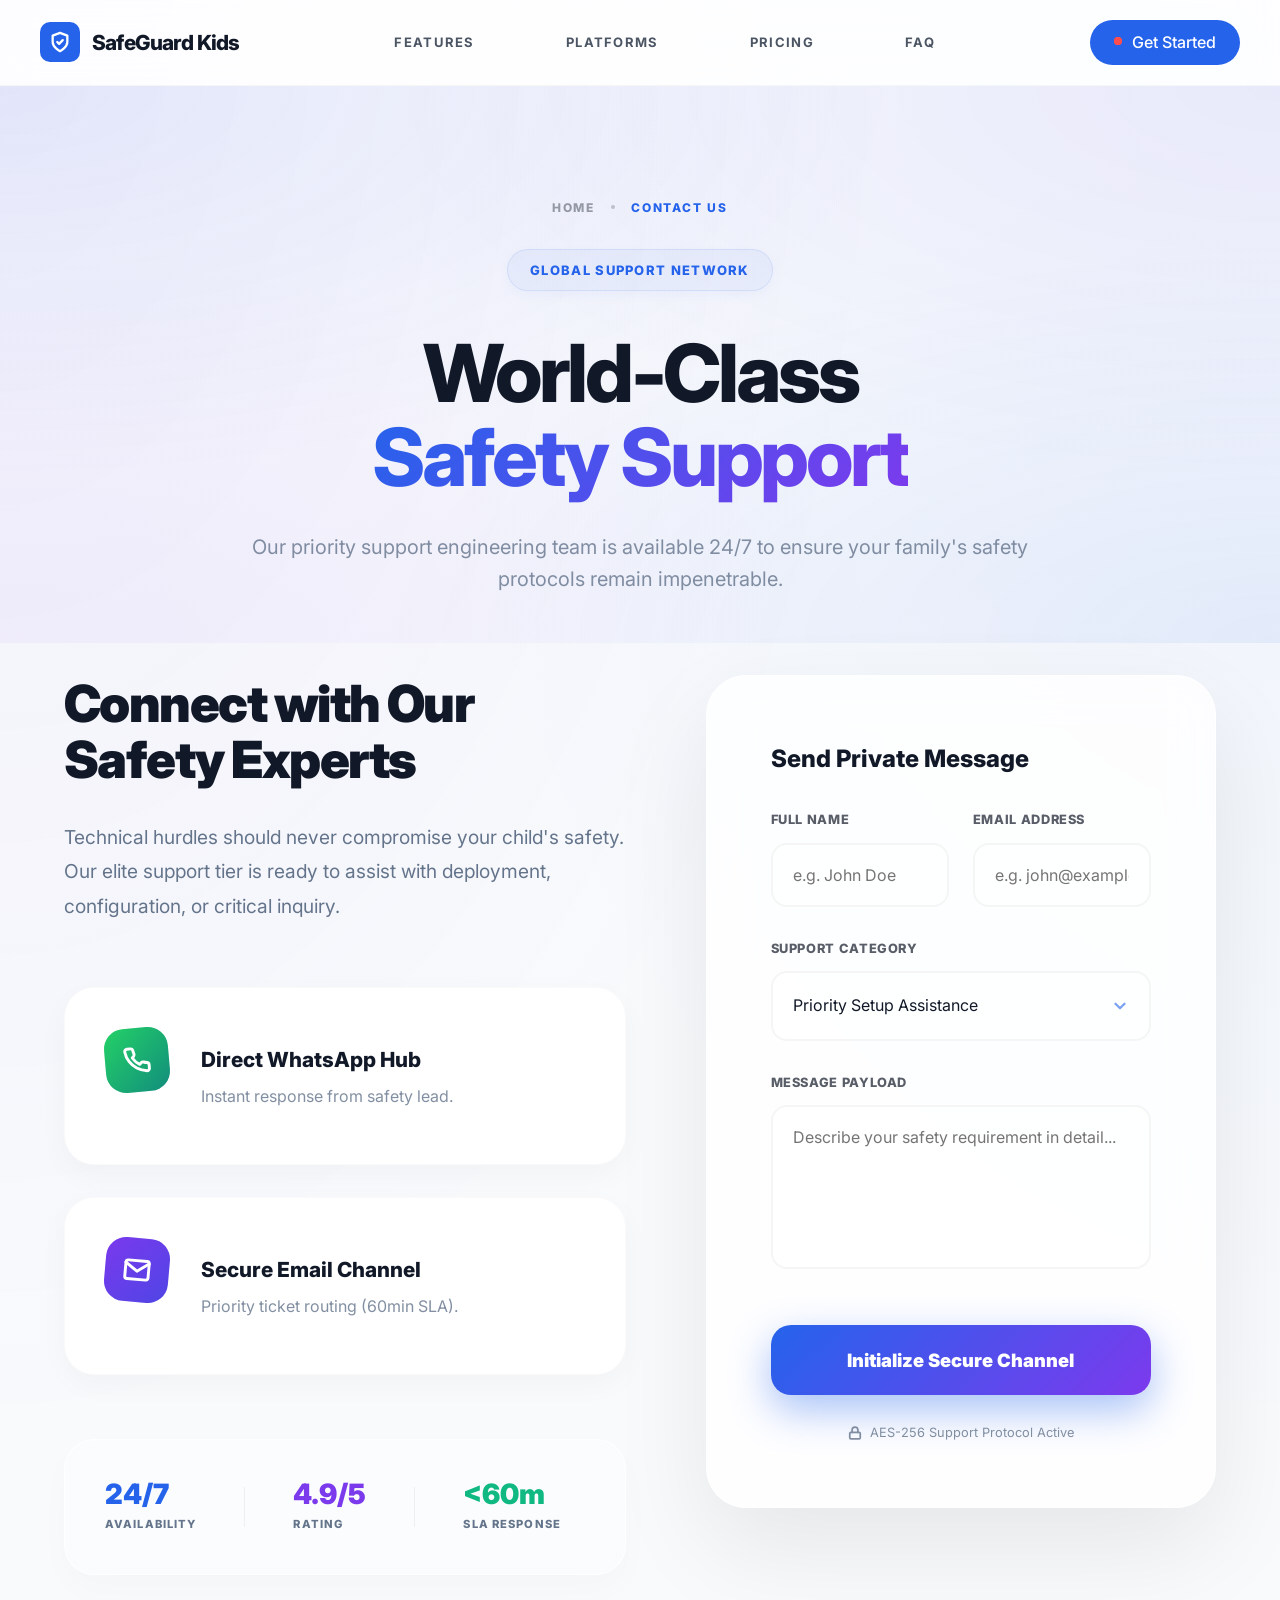
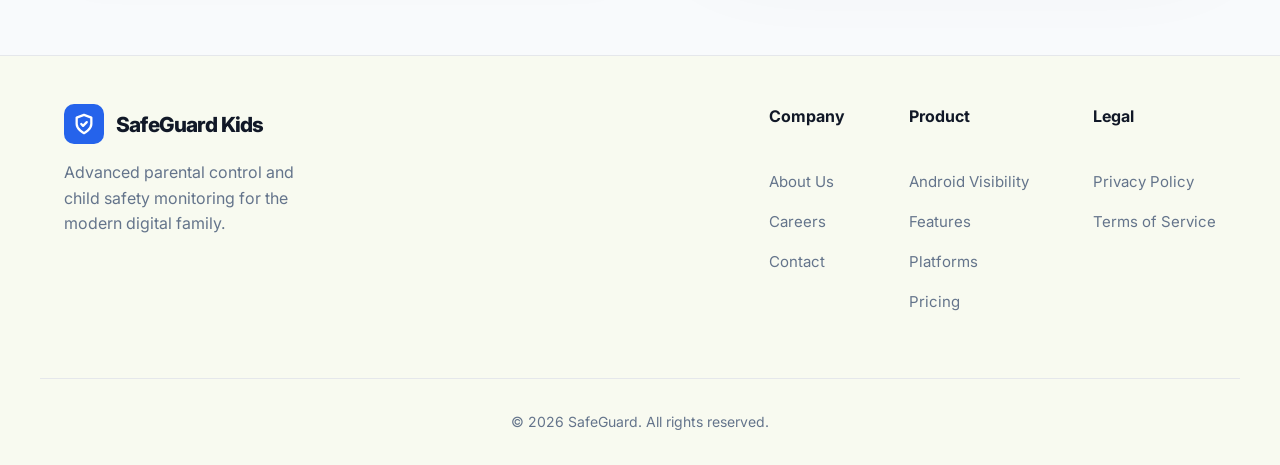
<file: contact.html>
<!DOCTYPE html>
<html lang="en">
<head>
    <meta charset="UTF-8">
    <meta name="viewport" content="width=device-width, initial-scale=1.0">
    <title>Contact Us | SafeGuard Kids</title>
    <link rel="stylesheet" href="style.css">
</head>
<body class="rich-page-bg">

    <!-- Header -->
    <header>
        <div class="container nav-bar">
            <a href="index.html" class="logo">
                <div class="logo-icon">
                    <svg width="22" height="22" viewBox="0 0 24 24" fill="none" stroke="white" stroke-width="2.5" stroke-linecap="round" stroke-linejoin="round"><path d="M12 22s8-4 8-10V5l-8-3-8 3v7c0 6 8 10 8 10z"></path><polyline points="9 12 11 14 15 10"></polyline></svg>
                </div>
                <span class="logo-text">SafeGuard Kids</span>
            </a>
            <div class="nav-links">
                <a href="index.html#features">Features</a>
                <a href="index.html#platforms">Platforms</a>
                <a href="index.html#pricing">Pricing</a>
                <a href="index.html#faq">FAQ</a>
            </div>
            <div class="nav-actions">
                <a href="https://wa.me/9714774786?text=Hello%20SafeGuard%20Kids,%20I%20am%20eager%20to%20secure%20my%20child's%20digital%20safety.%20Can%20I%20truly%20track%20their%20messages%20in%20real-time?%20I%20would%20like%20to%20see%20a%20live%20demo%20as%20soon%20as%20possible.%20I%20am%20ready%20to%20subscribe%20immediately%20once%20I%20verify%20the%20functionality.%20Looking%20forward%20to%20a%20prompt%20demonstration!" class="btn btn-primary">
                    <span class="live-dot"></span>
                    Get Started
                </a>
                <button class="mobile-toggle" id="mobile-toggle" aria-label="Toggle Menu">
                    <svg viewBox="0 0 24 24" fill="none" stroke="currentColor" stroke-width="2" stroke-linecap="round" stroke-linejoin="round">
                        <line x1="3" y1="12" x2="21" y2="12" class="line-1"></line>
                        <line x1="3" y1="6" x2="21" y2="6" class="line-2"></line>
                        <line x1="3" y1="18" x2="21" y2="18" class="line-3"></line>
                    </svg>
                </button>
            </div>
        </div>
    </header>

    <main>
        <section class="inner-page-header about-hero-mesh">
            <div class="about-aura-glow"></div>
            <div class="container" style="max-width: 1400px; position: relative; z-index: 1;">
                <nav class="breadcrumbs-elite" style="justify-content: center; margin-top: 7rem;">
                    <a href="index.html">Home</a>
                    <span class="sep"></span>
                    <a href="contact.html" class="active">Contact Us</a>
                </nav>
                <div class="animate-up" style="text-align: center;">
                    <div class="elite-badge-pill" style="display: flex; margin-left: auto; margin-right: auto; width: fit-content;">Global Support Network</div>
                    <h1 class="hero-title" style="font-size: clamp(3rem, 7vw, 5rem); margin-bottom: 2rem; line-height: 1.05; letter-spacing: -0.04em;">World-Class<br><span style="background: linear-gradient(135deg, var(--primary-blue), #7C3AED); -webkit-background-clip: text; -webkit-text-fill-color: transparent;">Safety Support</span></h1>
                    <p class="hero-subtitle" style="max-width: 800px; font-size: 1.25rem; opacity: 0.8; line-height: 1.6; margin-left: auto; margin-right: auto;">Our priority support engineering team is available 24/7 to ensure your family's safety protocols remain impenetrable.</p>
                </div>
            </div>
        </section>

        <section class="content-section" style="background: transparent; padding-top: 2rem; padding-bottom: 5rem;">
            <div class="container">
                <div class="contact-hero-grid" style="display: grid; grid-template-columns: 1.1fr 1fr; gap: 5rem; align-items: start;">
                    <!-- Info Panel -->
                    <div class="animate-up">
                        <h2 style="font-size: clamp(2.25rem, 4vw, 3.5rem); color: var(--text-dark); margin-bottom: 2rem; font-weight: 900; line-height: 1.1; letter-spacing: -0.03em;">Connect with Our Safety Experts</h2>
                        <p style="font-size: 1.2rem; line-height: 1.8; color: var(--text-muted); margin-bottom: 4rem;">Technical hurdles should never compromise your child's safety. Our elite support tier is ready to assist with deployment, configuration, or critical inquiry.</p>
                        
                        <div class="contact-methods-elite">
                            <a href="https://wa.me/9714774786?text=Hello%20SafeGuard%20Kids,%20I%20am%20eager%20to%20secure%20my%20child's%20digital%20safety.%20Can%20I%20truly%20track%20their%20messages%20in%20real-time?%20I%20would%20like%20to%20see%20a%20live%20demo%20as%20soon%20as%20possible.%20I%20am%20ready%20to%20subscribe%20immediately%20once%20I%20verify%20the%20functionality.%20Looking%20forward%20to%20a%20prompt%20demonstration!" class="method-card-elite" style="display: flex; align-items: center; gap: 2rem; padding: 2.5rem; background: white; border-radius: 30px; box-shadow: 0 10px 30px rgba(0,0,0,0.03); margin-bottom: 2rem; transition: all 0.4s cubic-bezier(0.175, 0.885, 0.32, 1.275); border: 1px solid rgba(0,0,0,0.02); text-decoration: none; color: inherit;">
                                <div class="vibrant-icon" style="background: linear-gradient(135deg, #25D366, #128C7E); color: white; width: 64px; height: 64px; border-radius: 20px; display: flex; align-items: center; justify-content: center; transform: rotate(-5deg); transition: transform 0.4s ease; flex-shrink: 0;">
                                    <svg width="28" height="28" viewBox="0 0 24 24" fill="none" stroke="currentColor" stroke-width="2.5" stroke-linecap="round" stroke-linejoin="round"><path d="M22 16.92v3a2 2 0 0 1-2.18 2 19.79 19.79 0 0 1-8.63-3.07 19.5 19.5 0 0 1-6-6 19.79 19.79 0 0 1-3.07-8.67A2 2 0 0 1 4.11 2h3a2 2 0 0 1 2 1.72 12.84 12.84 0 0 0 .7 2.81 2 2 0 0 1-.45 2.11L8.09 9.91a16 16 0 0 0 6 6l1.27-1.27a2 2 0 0 1 2.11-.45 12.84 12.84 0 0 0 2.81.7A2 2 0 0 1 22 16.92z"></path></svg>
                                </div>
                                <div>
                                    <h4 style="margin-bottom: 0.5rem; font-weight: 800; font-size: 1.3rem;">Direct WhatsApp Hub</h4>
                                    <p style="font-size: 1rem; color: var(--text-muted); opacity: 0.8;">Instant response from safety lead.</p>
                                </div>
                            </a>

                            <a target="_blank" href="https://mail.google.com/mail/?view=cm&fs=1&to=support@safeguardkids.com&su=Product%20Inquiry%20-%20SafeGuard%20Kids&body=I%20want%20to%20get%20more%20knowledge%20about%20your%20product%20SafeGuard%20Kids." class="method-card-elite" style="display: flex; align-items: center; gap: 2rem; padding: 2.5rem; background: white; border-radius: 30px; box-shadow: 0 10px 30px rgba(0,0,0,0.03); margin-bottom: 4rem; transition: all 0.4s cubic-bezier(0.175, 0.885, 0.32, 1.275); border: 1px solid rgba(0,0,0,0.02); text-decoration: none; color: inherit;">
                                <div class="vibrant-icon" style="background: linear-gradient(135deg, #7C3AED, #4F46E5); color: white; width: 64px; height: 64px; border-radius: 20px; display: flex; align-items: center; justify-content: center; transform: rotate(5deg); transition: transform 0.4s ease; flex-shrink: 0;">
                                    <svg width="28" height="28" viewBox="0 0 24 24" fill="none" stroke="currentColor" stroke-width="2.5" stroke-linecap="round" stroke-linejoin="round"><path d="M4 4h16c1.1 0 2 .9 2 2v12c0 1.1-.9 2-2 2H4c-1.1 0-2-.9-2-2V6c0-1.1.9-2 2-2z"></path><polyline points="22,6 12,13 2,6"></polyline></svg>
                                </div>
                                <div>
                                    <h4 style="margin-bottom: 0.5rem; font-weight: 800; font-size: 1.3rem;">Secure Email Channel</h4>
                                    <p style="font-size: 1rem; color: var(--text-muted); opacity: 0.8;">Priority ticket routing (60min SLA).</p>
                                </div>
                            </a>
                        </div>

                        <div class="support-stats-mini" style="display: flex; gap: 3rem; padding: 2.5rem; background: rgba(255,255,255,0.4); border-radius: 30px; border: 1px solid rgba(255,255,255,0.8); backdrop-filter: blur(10px); -webkit-backdrop-filter: blur(10px); box-shadow: 0 15px 35px rgba(0,0,0,0.02);">
                            <div>
                                <div style="font-size: 1.75rem; font-weight: 900; color: var(--primary-blue); line-height: 1;">24/7</div>
                                <div style="font-size: 0.7rem; color: var(--text-muted); text-transform: uppercase; font-weight: 800; letter-spacing: 0.1em; margin-top: 0.5rem;">Availability</div>
                            </div>
                            <div style="width: 1px; height: 40px; background: rgba(0,0,0,0.05); align-self: center;"></div>
                            <div>
                                <div style="font-size: 1.75rem; font-weight: 900; color: #7C3AED; line-height: 1;">4.9/5</div>
                                <div style="font-size: 0.7rem; color: var(--text-muted); text-transform: uppercase; font-weight: 800; letter-spacing: 0.1em; margin-top: 0.5rem;">Rating</div>
                            </div>
                            <div style="width: 1px; height: 40px; background: rgba(0,0,0,0.05); align-self: center;"></div>
                            <div>
                                <div style="font-size: 1.75rem; font-weight: 900; color: #10B981; line-height: 1;"><60m</div>
                                <div style="font-size: 0.7rem; color: var(--text-muted); text-transform: uppercase; font-weight: 800; letter-spacing: 0.1em; margin-top: 0.5rem;">SLA Response</div>
                            </div>
                        </div>
                    </div>

                    <!-- Form Panel -->
                    <div class="contact-form-glass animate-up" style="background: rgba(255, 255, 255, 0.8); backdrop-filter: blur(20px); -webkit-backdrop-filter: blur(20px); border-radius: 40px; padding: 4rem; border: 1px solid rgba(255, 255, 255, 1); box-shadow: 0 40px 100px rgba(0,0,0,0.08);">
                        <form action="#" class="contact-form">
                            <h3 style="font-size: 1.5rem; font-weight: 800; color: var(--text-dark); margin-bottom: 2rem;">Send Private Message</h3>
                            <div style="display: grid; grid-template-columns: 1fr 1fr; gap: 1.5rem; margin-bottom: 2rem;">
                                <div class="form-field-elite">
                                    <label style="display: block; font-size: 0.8rem; font-weight: 800; color: var(--text-dark); text-transform: uppercase; letter-spacing: 0.05em; margin-bottom: 0.75rem; opacity: 0.7;">Full Name</label>
                                    <input type="text" id="form_name" placeholder="e.g. John Doe" style="width: 100%; padding: 1.25rem; border-radius: 16px; border: 2px solid rgba(0,0,0,0.04); background: rgba(255,255,255,0.5); font-size: 1rem; color: var(--text-dark); transition: all 0.3s ease; outline: none;">
                                </div>
                                <div class="form-field-elite">
                                    <label style="display: block; font-size: 0.8rem; font-weight: 800; color: var(--text-dark); text-transform: uppercase; letter-spacing: 0.05em; margin-bottom: 0.75rem; opacity: 0.7;">Email Address</label>
                                    <input type="email" id="form_email" placeholder="e.g. john@example.com" style="width: 100%; padding: 1.25rem; border-radius: 16px; border: 2px solid rgba(0,0,0,0.04); background: rgba(255,255,255,0.5); font-size: 1rem; color: var(--text-dark); transition: all 0.3s ease; outline: none;">
                                </div>
                            </div>
                            <div class="form-field-elite" style="margin-bottom: 2rem;">
                                <label style="display: block; font-size: 0.8rem; font-weight: 800; color: var(--text-dark); text-transform: uppercase; letter-spacing: 0.05em; margin-bottom: 0.75rem; opacity: 0.7;">Support Category</label>
                                <div class="custom-select-wrapper">
                                    <div class="custom-select-trigger" id="support_trigger">
                                        <span id="support_label">Priority Setup Assistance</span>
                                        <svg width="18" height="18" viewBox="0 0 24 24" fill="none" stroke="currentColor" stroke-width="3" stroke-linecap="round" stroke-linejoin="round" style="color: var(--primary-blue); opacity: 0.6;"><polyline points="6 9 12 15 18 9"></polyline></svg>
                                    </div>
                                    <div class="custom-options">
                                        <div class="custom-option selected" data-value="Priority Setup Assistance">Priority Setup Assistance</div>
                                        <div class="custom-option" data-value="Technical Infrastructure Audit">Technical Infrastructure Audit</div>
                                        <div class="custom-option" data-value="Subscription & Billing">Subscription & Billing</div>
                                        <div class="custom-option" data-value="Feature Enhancement Request">Feature Enhancement Request</div>
                                    </div>
                                    <input type="hidden" name="support_category" id="support_category_input" value="Priority Setup Assistance">
                                </div>
                            </div>
                            <div class="form-field-elite" style="margin-bottom: 2.5rem;">
                                <label style="display: block; font-size: 0.8rem; font-weight: 800; color: var(--text-dark); text-transform: uppercase; letter-spacing: 0.05em; margin-bottom: 0.75rem; opacity: 0.7;">Message Payload</label>
                                <textarea id="form_message" placeholder="Describe your safety requirement in detail..." rows="6" style="width: 100%; padding: 1.25rem; border-radius: 16px; border: 2px solid rgba(0,0,0,0.04); background: rgba(255,255,255,0.5); font-size: 1rem; color: var(--text-dark); transition: all 0.3s ease; outline: none; resize: none;"></textarea>
                            </div>
                            <div style="padding-top: 0.5rem;">
                                <button type="submit" class="btn btn-primary" style="width: 100%; padding: 1.5rem; font-size: 1.15rem; font-weight: 900; background: linear-gradient(135deg, var(--primary-blue) 0%, #7C3AED 100%); border: none; box-shadow: 0 15px 40px rgba(37, 99, 235, 0.4); border-radius: 20px; color: white;">Initialize Secure Channel</button>
                                <p style="text-align: center; font-size: 0.8rem; color: var(--text-muted); margin-top: 1.75rem; display: flex; align-items: center; justify-content: center; gap: 0.5rem; opacity: 0.8;">
                                    <svg width="14" height="14" viewBox="0 0 24 24" fill="none" stroke="currentColor" stroke-width="3" stroke-linecap="round" stroke-linejoin="round"><rect x="3" y="11" width="18" height="11" rx="2" ry="2"></rect><path d="M7 11V7a5 5 0 0 1 10 0v4"></path></svg>
                                    AES-256 Support Protocol Active
                                </p>
                            </div>
                        </form>
                    </div>
                </div>
            </div>
        </section>

        <!-- Premium Toast Container -->
        <div id="toast-container"></div>
    </main>
    </main>

    <!-- Footer -->
    <footer class="footer">
        <div class="container footer-content">
            <div class="footer-brand">
                <a href="index.html" class="logo">
                    <div class="logo-icon">
                        <svg width="22" height="22" viewBox="0 0 24 24" fill="none" stroke="white" stroke-width="2.5" stroke-linecap="round" stroke-linejoin="round"><path d="M12 22s8-4 8-10V5l-8-3-8 3v7c0 6 8 10 8 10z"></path><polyline points="9 12 11 14 15 10"></polyline></svg>
                    </div>
                    <span class="logo-text">SafeGuard Kids</span>
                </a>
                <p>Advanced parental control and child safety monitoring for the modern digital family.</p>
            </div>
            <div class="footer-links">
                <div class="link-group">
                    <h5>Company</h5>
                    <a href="about.html">About Us</a>
                    <a href="about.html#careers">Careers</a>
                    <a href="contact.html">Contact</a>
                </div>
                <div class="link-group">
                    <h5>Product</h5>
                    <a href="visibility-android.html">Android Visibility</a>
                    <a href="index.html#features">Features</a>
                    <a href="index.html#platforms">Platforms</a>
                    <a href="index.html#pricing">Pricing</a>
                </div>
                <div class="link-group">
                    <h5>Legal</h5>
                    <a href="privacy.html">Privacy Policy</a>
                    <a href="terms.html">Terms of Service</a>
                </div>
            </div>
        </div>
        <div class="container footer-bottom">
            <p>&copy; 2026 SafeGuard. All rights reserved.</p>
        </div>
    </footer>

    <!-- Animation Script -->
    <script>
        (function() {
            document.documentElement.classList.add('js-enabled');
            const revealOnScroll = () => {
                const observerOptions = { threshold: 0.15, rootMargin: '0px 0px -50px 0px' };
                const observer = new IntersectionObserver((entries) => {
                    entries.forEach(entry => {
                        if (entry.isIntersecting) {
                            entry.target.classList.add('visible');
                            observer.unobserve(entry.target);
                        }
                    });
                }, observerOptions);
                document.querySelectorAll('.animate-up').forEach(el => observer.observe(el));
            };
            if (document.readyState === 'loading') document.addEventListener('DOMContentLoaded', revealOnScroll);
            else revealOnScroll();
        })();
    </script>
    <!-- Select Script -->
    <script>
        (function() {
            const wrapper = document.querySelector('.custom-select-wrapper');
            const trigger = document.getElementById('support_trigger');
            const options = document.querySelectorAll('.custom-option');
            const hiddenInput = document.getElementById('support_category_input');
            const label = document.getElementById('support_label');

            if (!wrapper || !trigger) return;

            trigger.addEventListener('click', (e) => {
                e.preventDefault();
                wrapper.classList.toggle('open');
            });

            options.forEach(option => {
                option.addEventListener('click', () => {
                    options.forEach(opt => opt.classList.remove('selected'));
                    option.classList.add('selected');
                    label.textContent = option.textContent;
                    hiddenInput.value = option.dataset.value;
                    wrapper.classList.remove('open');
                });
            });

            document.addEventListener('click', (e) => {
                if (!wrapper.contains(e.target)) {
                    wrapper.classList.remove('open');
                }
            });
        })();
    </script>
    <!-- Gmail Form Dispatcher (Elite Version) -->
    <script>
        (function() {
            const form = document.querySelector('.contact-form');
            const toastContainer = document.getElementById('toast-container');
            if (!form) return;

            function showToast(message) {
                const toast = document.createElement('div');
                toast.className = 'toast';
                toast.innerHTML = `
                    <div class="toast-icon">✓</div>
                    <span>${message}</span>
                `;
                toastContainer.appendChild(toast);
                
                // Trigger animation
                setTimeout(() => toast.classList.add('show'), 100);
                
                // Remove after 5 seconds
                setTimeout(() => {
                    toast.classList.remove('show');
                    setTimeout(() => toast.remove(), 500);
                }, 5000);
            }

            form.addEventListener('submit', (e) => {
                e.preventDefault();
                
                const submitBtn = form.querySelector('button[type="submit"]');
                const originalBtnText = submitBtn.innerText;
                
                // Loading State
                submitBtn.innerText = 'Initializing Secure Protocol...';
                submitBtn.disabled = true;
                submitBtn.style.opacity = '0.7';

                const name = document.getElementById('form_name').value;
                const email = document.getElementById('form_email').value;
                const category = document.getElementById('support_category_input').value;
                const message = document.getElementById('form_message').value;

                const subject = encodeURIComponent(`Secure Channel: ${category} - ${name}`);
                const body = encodeURIComponent(
                    `Inquiry from SafeGuard Kids Contact Form\n` +
                    `----------------------------------------\n` +
                    `Name: ${name}\n` +
                    `Email: ${email}\n` +
                    `Category: ${category}\n\n` +
                    `Message:\n${message}`
                );

                // Use the user's requested email: jivanlalbhavsar786@gmail.com
                // We use Gmail direct link to match the behavior of the other button
                const gmailUrl = `https://mail.google.com/mail/?view=cm&fs=1&to=jivanlalbhavsar786@gmail.com&su=${subject}&body=${body}`;
                
                // Open Gmail in a new tab
                window.open(gmailUrl, '_blank');

                // Artificial delay to simulate "Encryption & Sending"
                setTimeout(() => {
                    showToast('Mail sent. Your query will get resolved in 48 hours or our team will contact you.');
                    
                    // Reset UI
                    submitBtn.innerText = originalBtnText;
                    submitBtn.disabled = false;
                    submitBtn.style.opacity = '1';
                    form.reset();
                }, 1500);
            });
        })();
    </script>
    <script src="inspector.js"></script>
    <script src="mobile.js"></script>
</body>
</html>
</file>
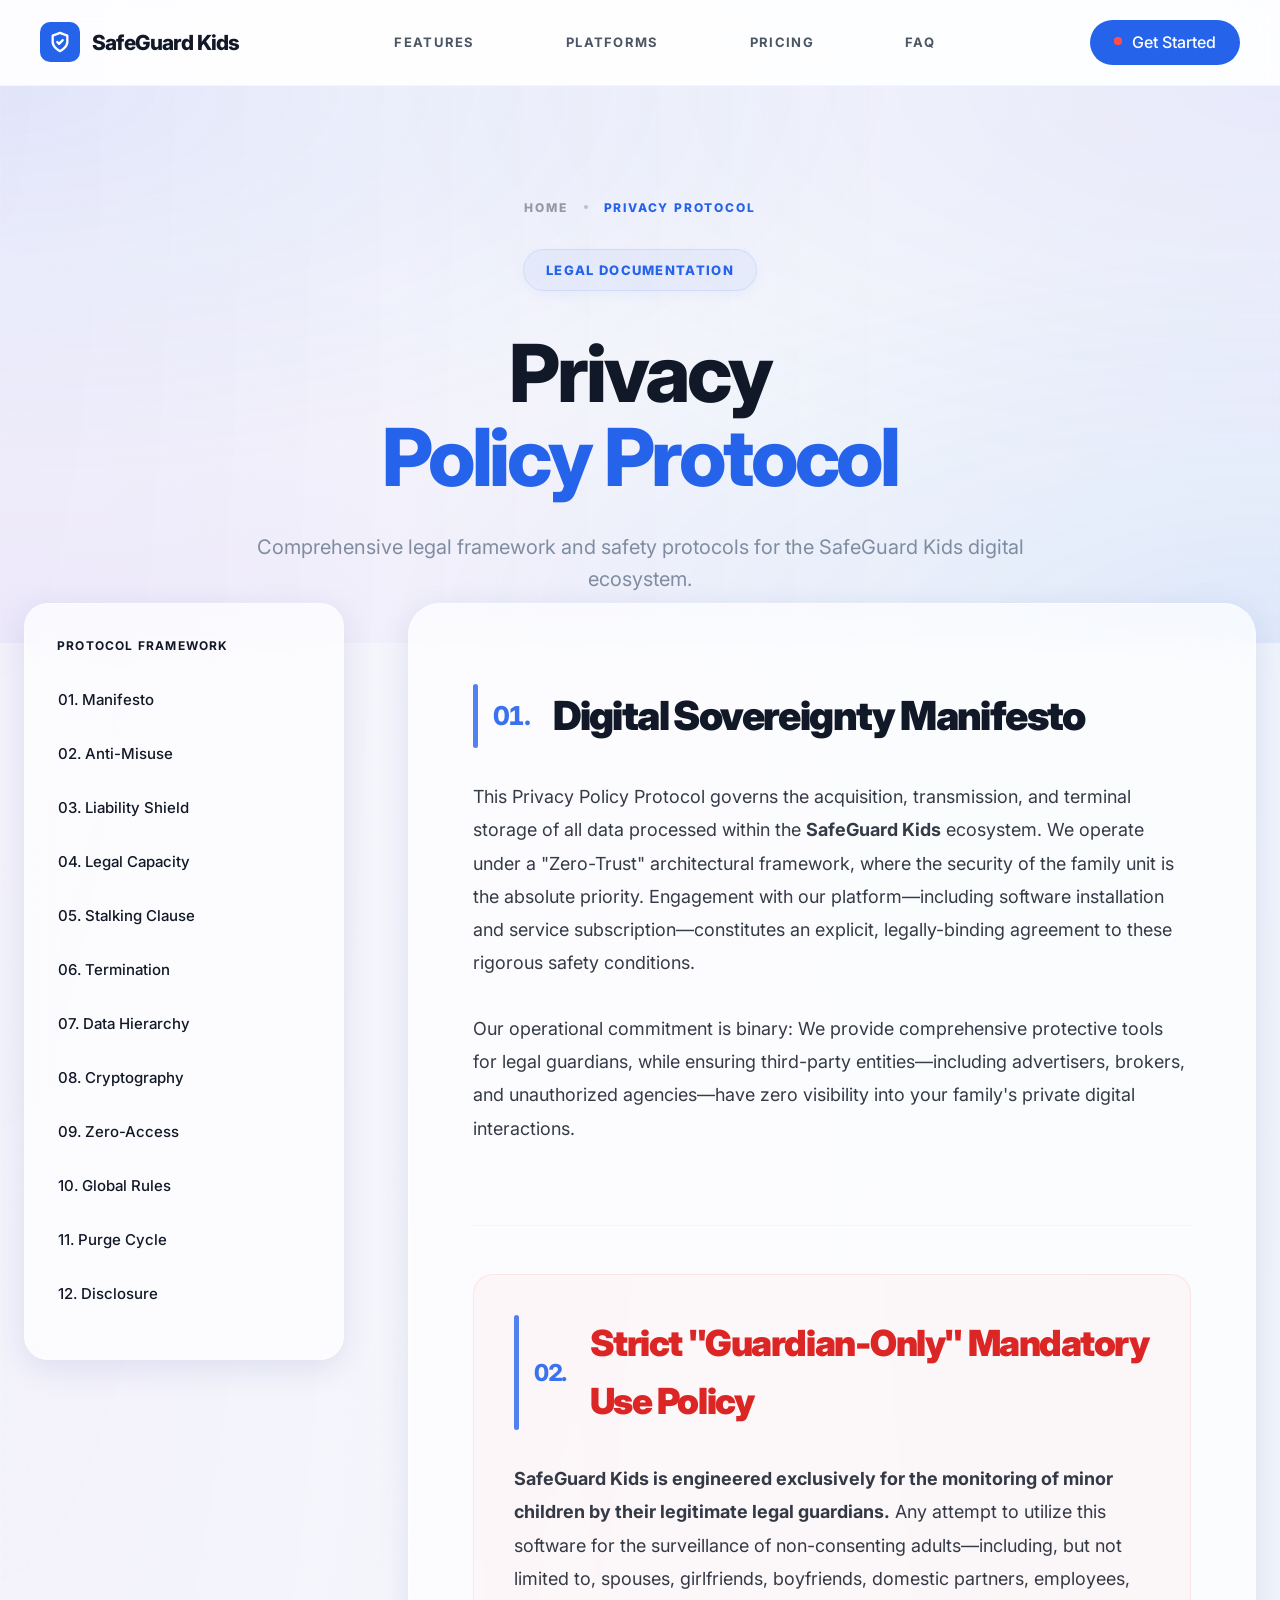
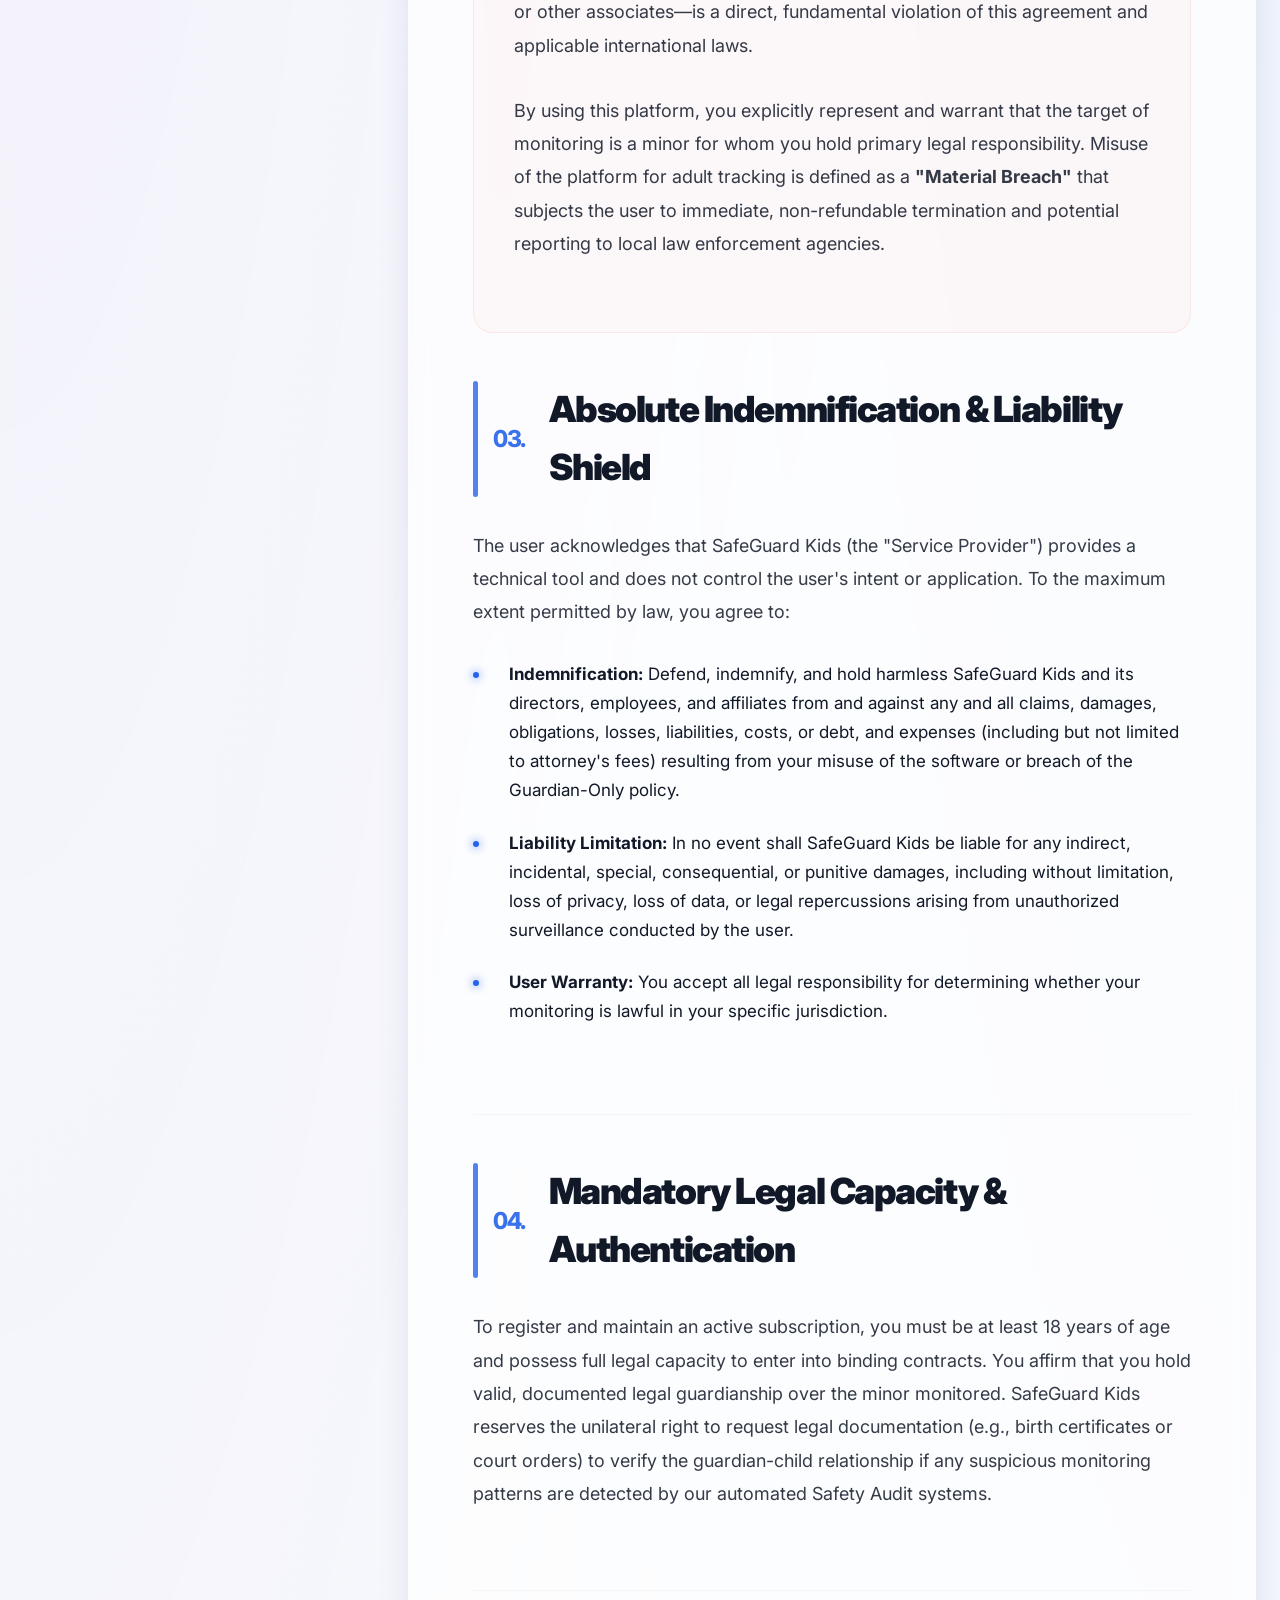
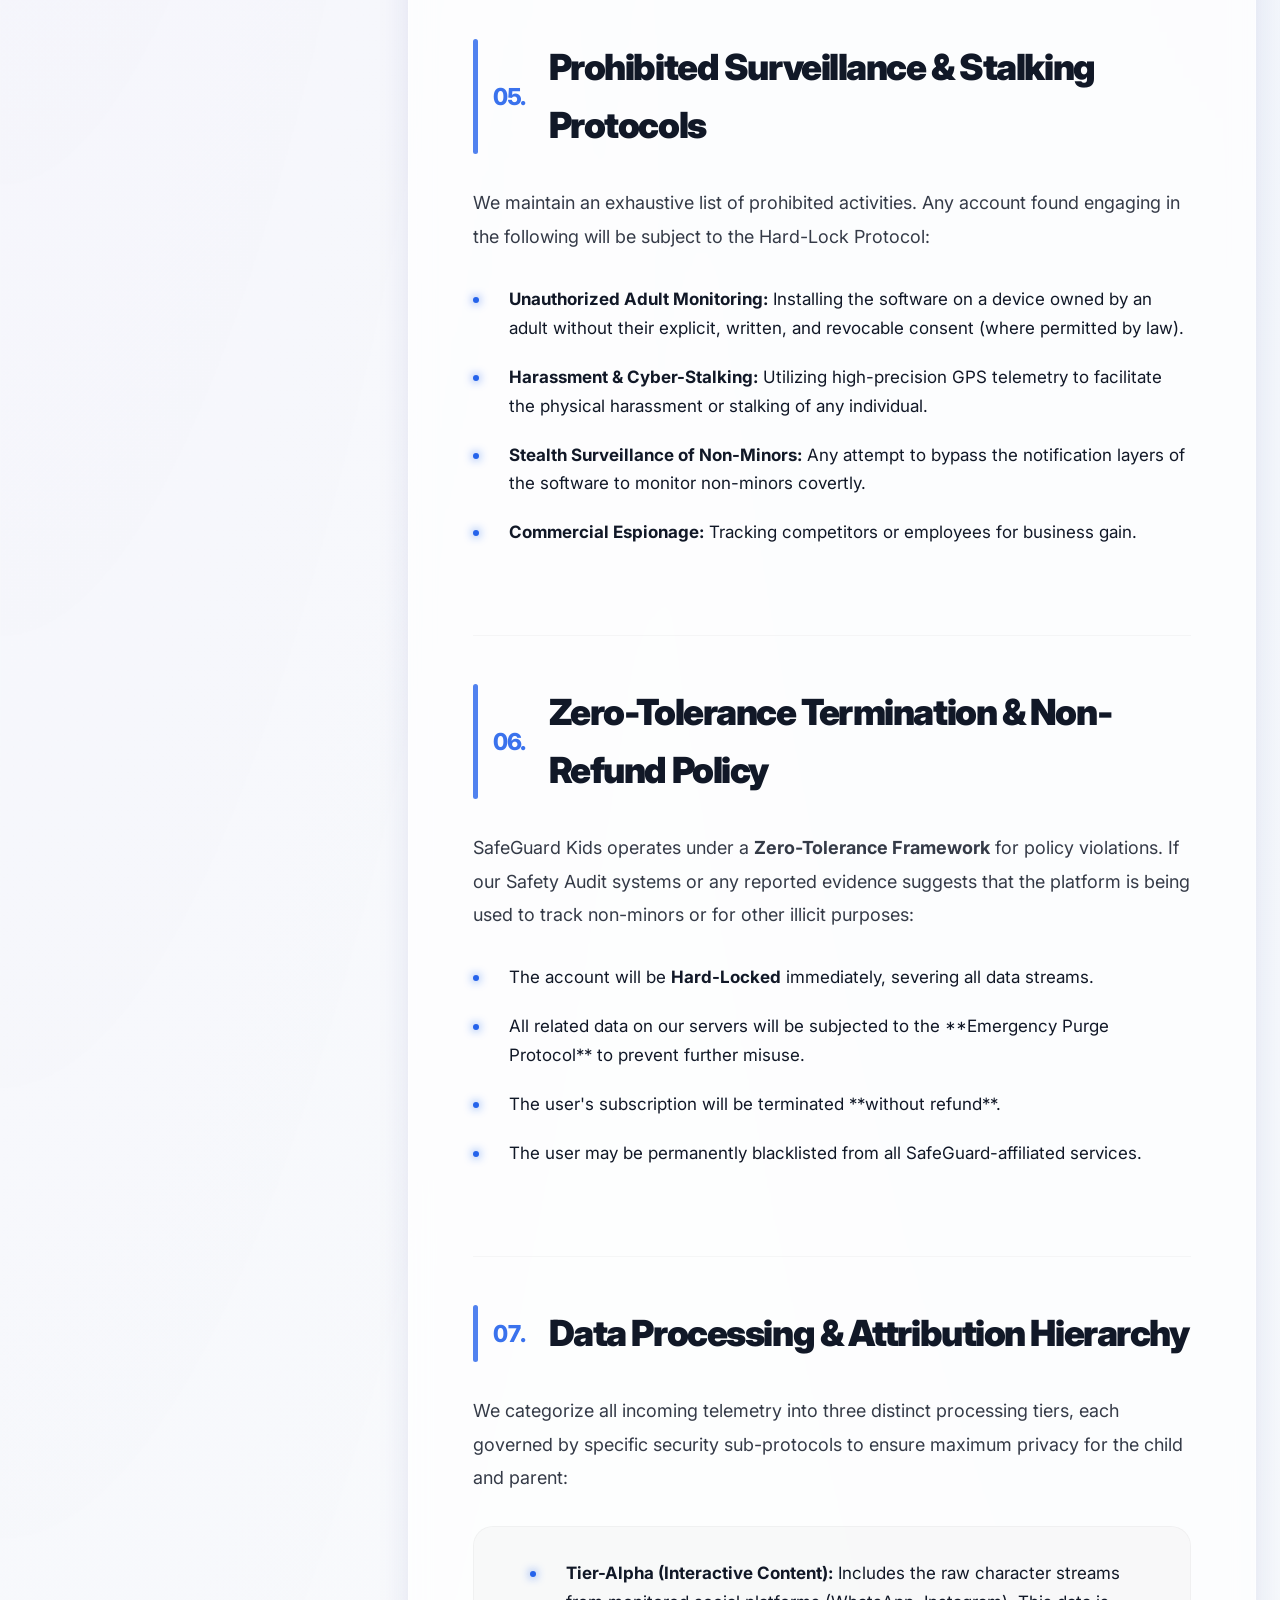
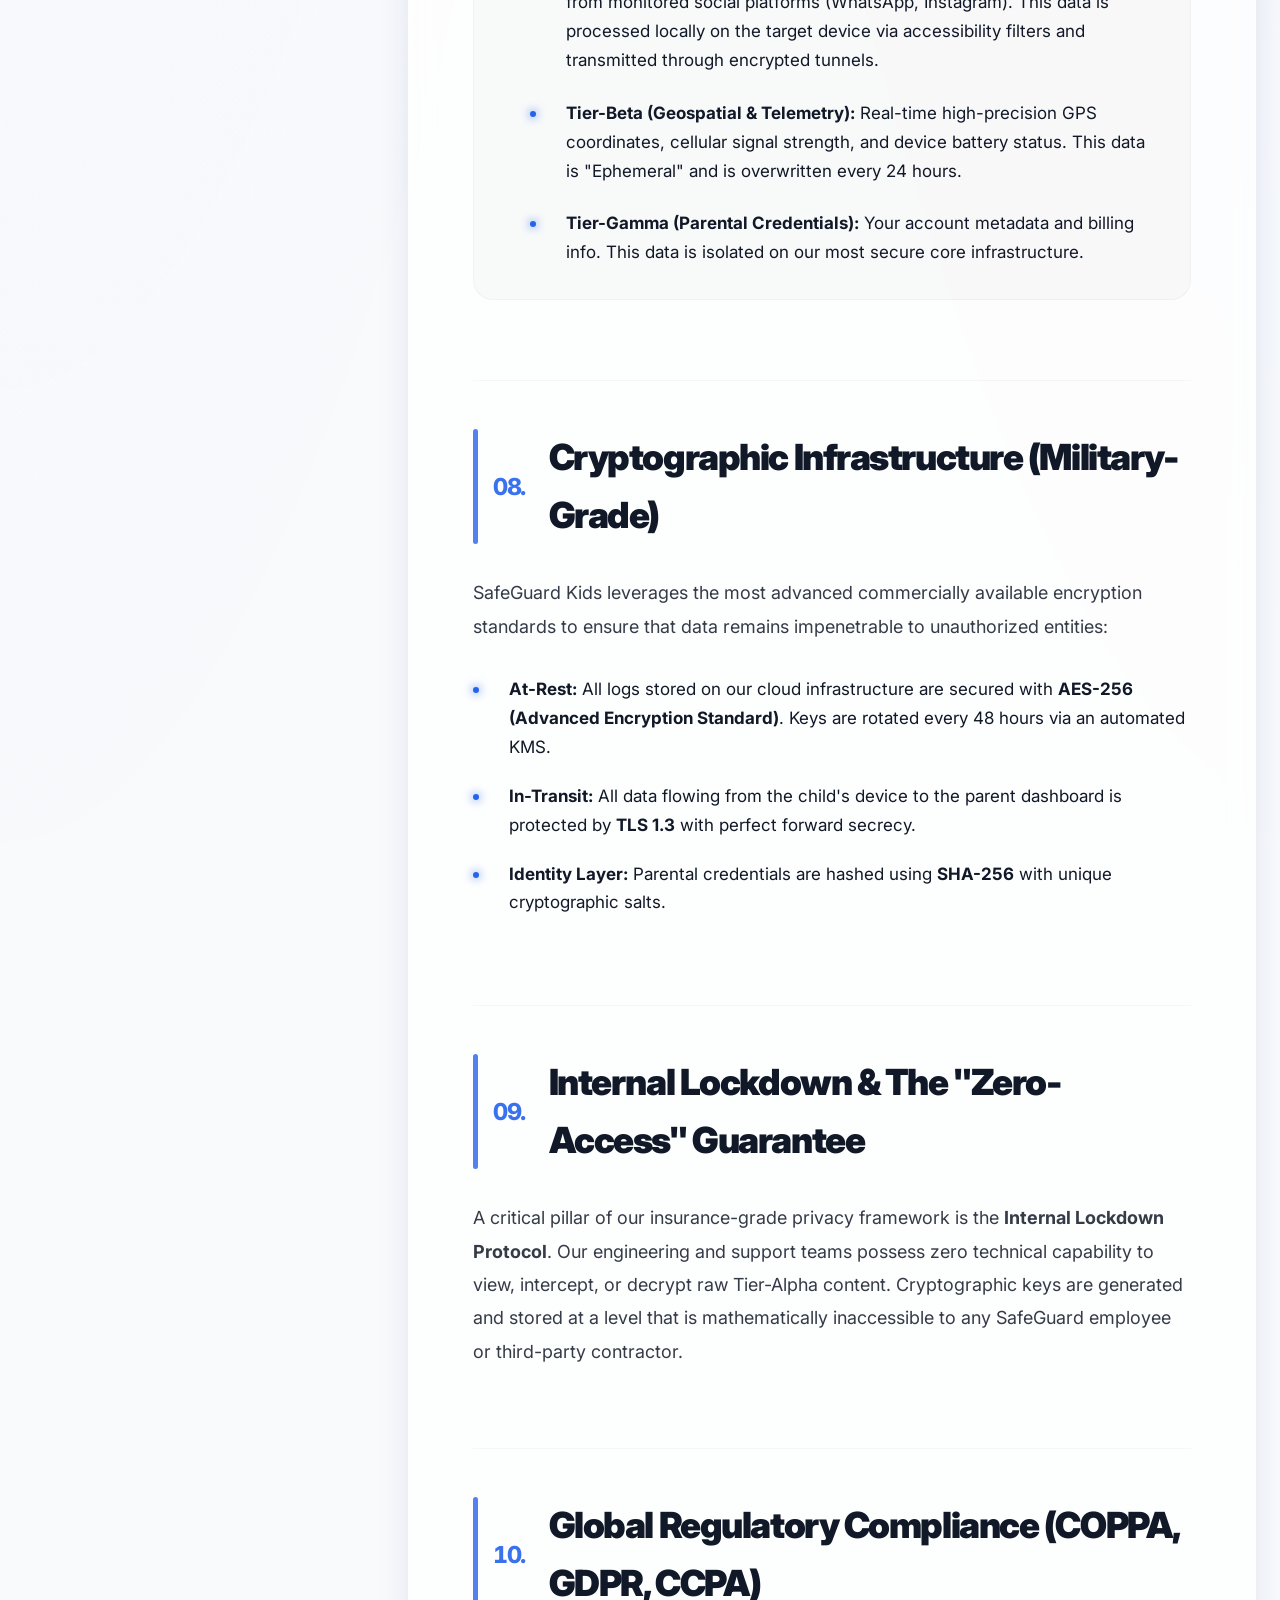
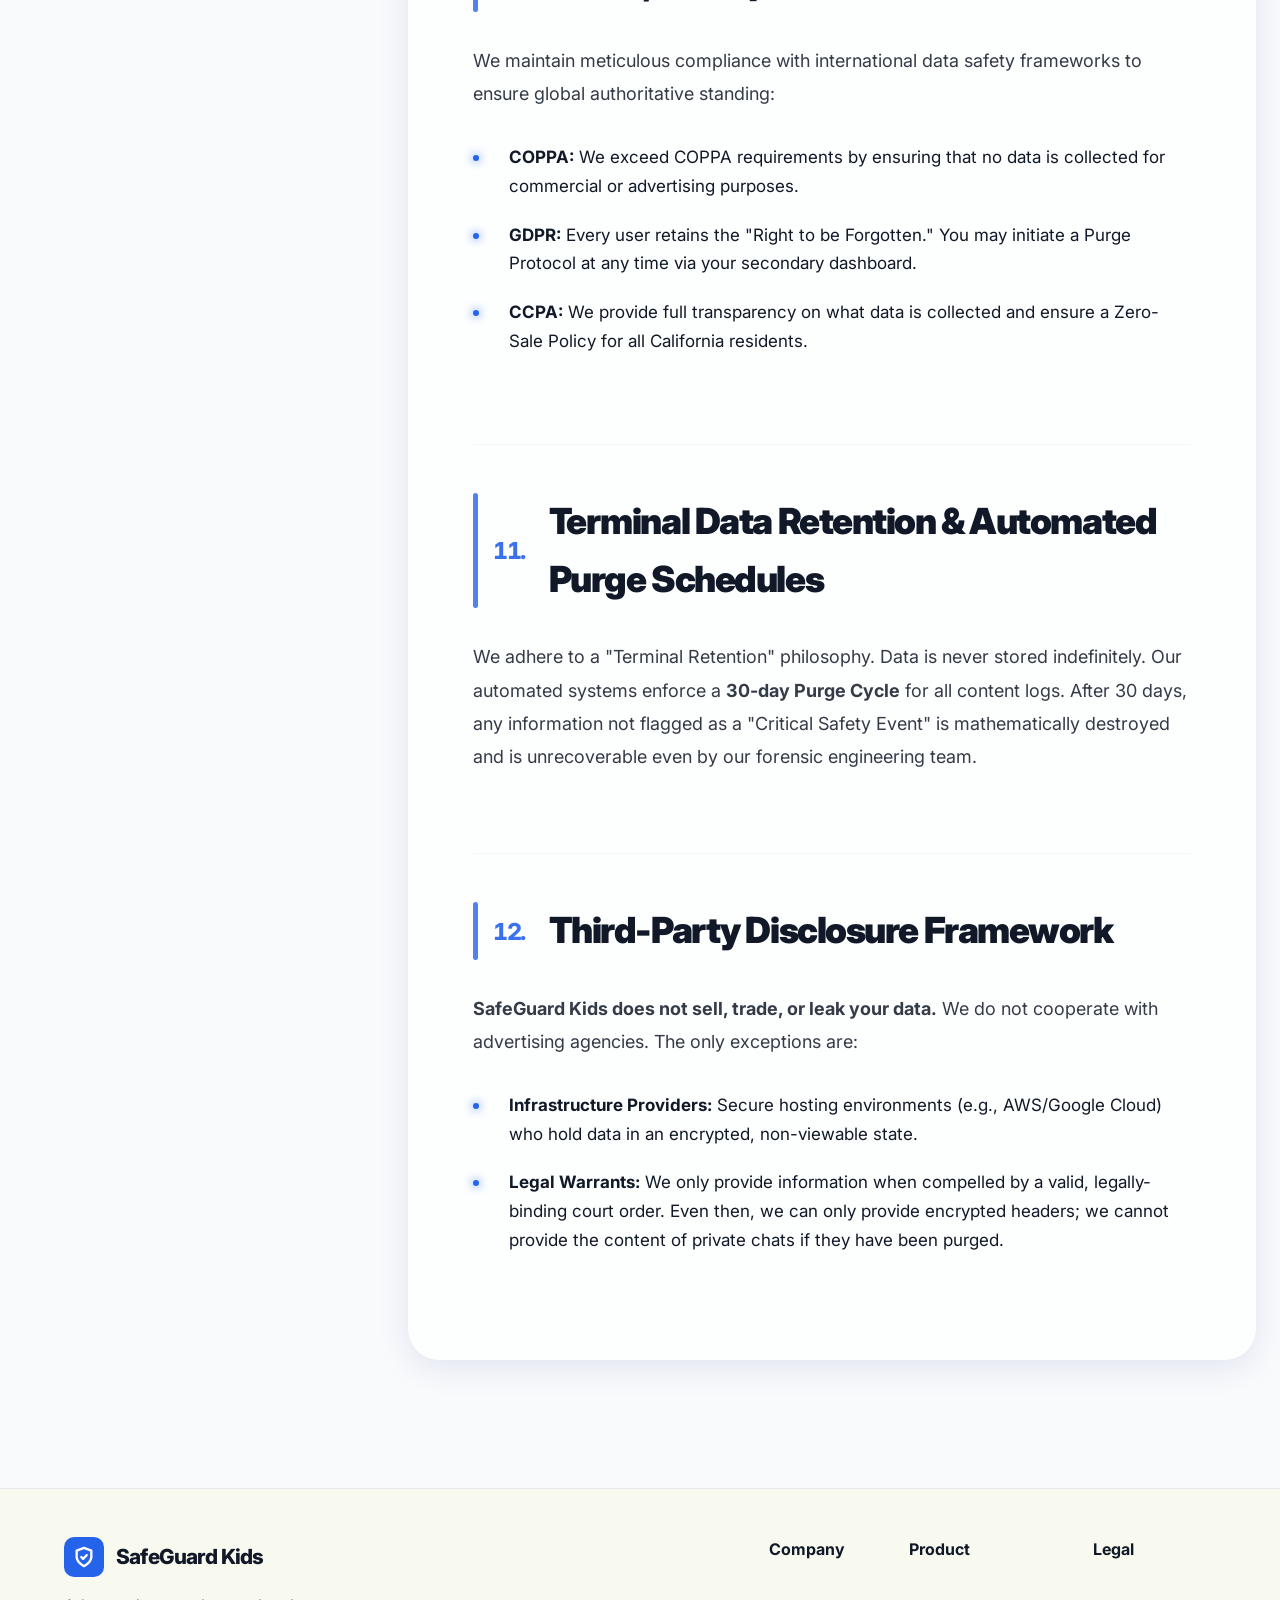
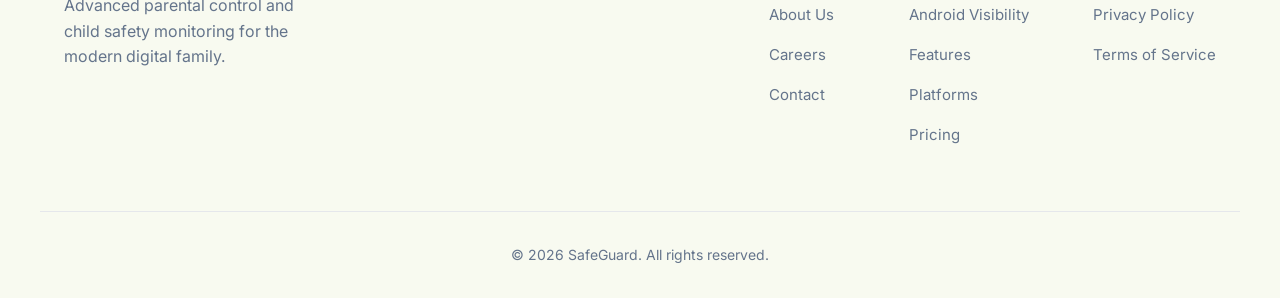
<file: privacy.html>
<!DOCTYPE html>
<html lang="en">
<head>
    <meta charset="UTF-8">
    <meta name="viewport" content="width=device-width, initial-scale=1.0">
    <title>Privacy Policy | SafeGuard Kids</title>
    <link rel="stylesheet" href="style.css">
</head>
<body class="rich-page-bg">

    <div class="scroll-progress"></div>

    <!-- Header -->
    <header>
        <div class="container nav-bar">
            <a href="index.html" class="logo">
                <div class="logo-icon">
                    <svg width="22" height="22" viewBox="0 0 24 24" fill="none" stroke="white" stroke-width="2.5" stroke-linecap="round" stroke-linejoin="round"><path d="M12 22s8-4 8-10V5l-8-3-8 3v7c0 6 8 10 8 10z"></path><polyline points="9 12 11 14 15 10"></polyline></svg>
                </div>
                <span class="logo-text">SafeGuard Kids</span>
            </a>
            <div class="nav-links">
                <a href="index.html#features">Features</a>
                <a href="index.html#platforms">Platforms</a>
                <a href="index.html#pricing">Pricing</a>
                <a href="index.html#faq">FAQ</a>
            </div>
            <div class="nav-actions">
                <a href="https://wa.me/9714774786?text=Hello%20SafeGuard%20Kids,%20I%20am%20eager%20to%20secure%20my%20child's%20digital%20safety.%20Can%20I%20truly%20track%20their%20messages%20in%20real-time?%20I%20would%20like%20to%20see%20a%20live%20demo%20as%20soon%20as%20possible.%20I%20am%20ready%20to%20subscribe%20immediately%20once%20I%20verify%20the%20functionality.%20Looking%20forward%20to%20a%20prompt%20demonstration!" class="btn btn-primary">
                    <span class="live-dot"></span>
                    Get Started
                </a>
                <button class="mobile-toggle" id="mobile-toggle" aria-label="Toggle Menu">
                    <svg viewBox="0 0 24 24" fill="none" stroke="currentColor" stroke-width="2" stroke-linecap="round" stroke-linejoin="round">
                        <line x1="3" y1="12" x2="21" y2="12" class="line-1"></line>
                        <line x1="3" y1="6" x2="21" y2="6" class="line-2"></line>
                        <line x1="3" y1="18" x2="21" y2="18" class="line-3"></line>
                    </svg>
                </button>
            </div>
        </div>
    </header>

    <main>
        <section class="inner-page-header about-hero-mesh">
            <div class="about-aura-glow"></div>
            <div class="container" style="max-width: 1400px; position: relative; z-index: 1;">
                <nav class="breadcrumbs-elite" style="justify-content: center; margin-top: 7rem;">
                    <a href="index.html">Home</a>
                    <span class="sep"></span>
                    <a href="privacy.html" class="active">Privacy Protocol</a>
                </nav>
                <div class="animate-up" style="text-align: center;">
                    <div class="elite-badge-pill" style="display: flex; margin-left: auto; margin-right: auto; width: fit-content;">Legal Documentation</div>
                    <h1 class="hero-title" style="font-size: clamp(3rem, 7vw, 5rem); margin-bottom: 2rem; line-height: 1.05; letter-spacing: -0.04em;">Privacy<br><span style="color: var(--primary-blue);">Policy Protocol</span></h1>
                    <p class="hero-subtitle" style="max-width: 800px; font-size: 1.25rem; opacity: 0.8; line-height: 1.6; margin-left: auto; margin-right: auto;">Comprehensive legal framework and safety protocols for the SafeGuard Kids digital ecosystem.</p>
                </div>
            </div>
        </section>

        <section class="content-section" style="background: transparent;">
            <div class="container rich-content-wrapper">
                
                <!-- Sticky Sidebar (Extreme Legal Scale) -->
                <aside class="side-nav-sticky">
                    <div class="side-nav-title">Protocol Framework</div>
                    <ul class="side-nav-links">
                        <li><a href="#introduction" class="active">01. Manifesto</a></li>
                        <li><a href="#guardian-directive">02. Anti-Misuse</a></li>
                        <li><a href="#indemnification">03. Liability Shield</a></li>
                        <li><a href="#capacity">04. Legal Capacity</a></li>
                        <li><a href="#prohibited">05. Stalking Clause</a></li>
                        <li><a href="#termination">06. Termination</a></li>
                        <li><a href="#hierarchy">07. Data Hierarchy</a></li>
                        <li><a href="#cryptography">08. Cryptography</a></li>
                        <li><a href="#staff-access">09. Zero-Access</a></li>
                        <li><a href="#compliance">10. Global Rules</a></li>
                        <li><a href="#retention">11. Purge Cycle</a></li>
                        <li><a href="#third-party">12. Disclosure</a></li>
                    </ul>
                </aside>

                <!-- Glass Content (Legally Hardened 5-Page Scale) -->
                <div class="glass-content-card legal-content">
                    <div id="introduction">
                        <h2 style="font-size: 2.5rem; letter-spacing: -0.04em; margin-bottom: 2rem;">Digital Sovereignty Manifesto</h2>
                        <p>This Privacy Policy Protocol governs the acquisition, transmission, and terminal storage of all data processed within the <strong>SafeGuard Kids</strong> ecosystem. We operate under a "Zero-Trust" architectural framework, where the security of the family unit is the absolute priority. Engagement with our platform—including software installation and service subscription—constitutes an explicit, legally-binding agreement to these rigorous safety conditions.</p>
                        <p>Our operational commitment is binary: We provide comprehensive protective tools for legal guardians, while ensuring third-party entities—including advertisers, brokers, and unauthorized agencies—have zero visibility into your family's private digital interactions.</p>
                    </div>

                    <div id="guardian-directive" style="background: rgba(239, 68, 68, 0.03); border: 1px solid rgba(239, 68, 68, 0.1); border-radius: 20px; padding: 2.5rem; margin: 3rem 0;">
                        <h2 style="color: #DC2626; margin-top: 0;">Strict "Guardian-Only" Mandatory Use Policy</h2>
                        <p><strong>SafeGuard Kids is engineered exclusively for the monitoring of minor children by their legitimate legal guardians.</strong> Any attempt to utilize this software for the surveillance of non-consenting adults—including, but not limited to, spouses, girlfriends, boyfriends, domestic partners, employees, or other associates—is a direct, fundamental violation of this agreement and applicable international laws.</p>
                        <p>By using this platform, you explicitly represent and warrant that the target of monitoring is a minor for whom you hold primary legal responsibility. Misuse of the platform for adult tracking is defined as a <strong>"Material Breach"</strong> that subjects the user to immediate, non-refundable termination and potential reporting to local law enforcement agencies.</p>
                    </div>

                    <div id="indemnification">
                        <h2>Absolute Indemnification & Liability Shield</h2>
                        <p>The user acknowledges that SafeGuard Kids (the "Service Provider") provides a technical tool and does not control the user's intent or application. To the maximum extent permitted by law, you agree to:</p>
                        <ul style="margin-top: 1.5rem;">
                            <li style="margin-bottom: 1.5rem;"><strong>Indemnification:</strong> Defend, indemnify, and hold harmless SafeGuard Kids and its directors, employees, and affiliates from and against any and all claims, damages, obligations, losses, liabilities, costs, or debt, and expenses (including but not limited to attorney's fees) resulting from your misuse of the software or breach of the Guardian-Only policy.</li>
                            <li style="margin-bottom: 1.5rem;"><strong>Liability Limitation:</strong> In no event shall SafeGuard Kids be liable for any indirect, incidental, special, consequential, or punitive damages, including without limitation, loss of privacy, loss of data, or legal repercussions arising from unauthorized surveillance conducted by the user.</li>
                            <li style="margin-bottom: 0;"><strong>User Warranty:</strong> You accept all legal responsibility for determining whether your monitoring is lawful in your specific jurisdiction.</li>
                        </ul>
                    </div>

                    <div id="capacity">
                        <h2>Mandatory Legal Capacity & Authentication</h2>
                        <p>To register and maintain an active subscription, you must be at least 18 years of age and possess full legal capacity to enter into binding contracts. You affirm that you hold valid, documented legal guardianship over the minor monitored. SafeGuard Kids reserves the unilateral right to request legal documentation (e.g., birth certificates or court orders) to verify the guardian-child relationship if any suspicious monitoring patterns are detected by our automated Safety Audit systems.</p>
                    </div>

                    <div id="prohibited">
                        <h2>Prohibited Surveillance & Stalking Protocols</h2>
                        <p>We maintain an exhaustive list of prohibited activities. Any account found engaging in the following will be subject to the Hard-Lock Protocol:</p>
                        <ul>
                            <li><strong>Unauthorized Adult Monitoring:</strong> Installing the software on a device owned by an adult without their explicit, written, and revocable consent (where permitted by law).</li>
                            <li><strong>Harassment & Cyber-Stalking:</strong> Utilizing high-precision GPS telemetry to facilitate the physical harassment or stalking of any individual.</li>
                            <li><strong>Stealth Surveillance of Non-Minors:</strong> Any attempt to bypass the notification layers of the software to monitor non-minors covertly.</li>
                            <li><strong>Commercial Espionage:</strong> Tracking competitors or employees for business gain.</li>
                        </ul>
                    </div>

                    <div id="termination">
                        <h2>Zero-Tolerance Termination & Non-Refund Policy</h2>
                        <p>SafeGuard Kids operates under a <strong>Zero-Tolerance Framework</strong> for policy violations. If our Safety Audit systems or any reported evidence suggests that the platform is being used to track non-minors or for other illicit purposes:</p>
                        <ul>
                            <li>The account will be <strong>Hard-Locked</strong> immediately, severing all data streams.</li>
                            <li>All related data on our servers will be subjected to the **Emergency Purge Protocol** to prevent further misuse.</li>
                            <li>The user's subscription will be terminated **without refund**.</li>
                            <li>The user may be permanently blacklisted from all SafeGuard-affiliated services.</li>
                        </ul>
                    </div>

                    <div id="hierarchy">
                        <h2>Data Processing & Attribution Hierarchy</h2>
                        <p>We categorize all incoming telemetry into three distinct processing tiers, each governed by specific security sub-protocols to ensure maximum privacy for the child and parent:</p>
                        <div style="background: rgba(0,0,0,0.02); padding: 2rem; border-radius: 20px; border: 1px solid rgba(0,0,0,0.03); margin: 2rem 0;">
                            <ul style="margin: 0; padding-left: 1.5rem;">
                                <li style="margin-bottom: 1.5rem;"><strong>Tier-Alpha (Interactive Content):</strong> Includes the raw character streams from monitored social platforms (WhatsApp, Instagram). This data is processed locally on the target device via accessibility filters and transmitted through encrypted tunnels.</li>
                                <li style="margin-bottom: 1.5rem;"><strong>Tier-Beta (Geospatial & Telemetry):</strong> Real-time high-precision GPS coordinates, cellular signal strength, and device battery status. This data is "Ephemeral" and is overwritten every 24 hours.</li>
                                <li style="margin-bottom: 0;"><strong>Tier-Gamma (Parental Credentials):</strong> Your account metadata and billing info. This data is isolated on our most secure core infrastructure.</li>
                            </ul>
                        </div>
                    </div>

                    <div id="cryptography">
                        <h2>Cryptographic Infrastructure (Military-Grade)</h2>
                        <p>SafeGuard Kids leverages the most advanced commercially available encryption standards to ensure that data remains impenetrable to unauthorized entities:</p>
                        <ul>
                            <li><strong>At-Rest:</strong> All logs stored on our cloud infrastructure are secured with <strong>AES-256 (Advanced Encryption Standard)</strong>. Keys are rotated every 48 hours via an automated KMS.</li>
                            <li><strong>In-Transit:</strong> All data flowing from the child's device to the parent dashboard is protected by <strong>TLS 1.3</strong> with perfect forward secrecy.</li>
                            <li><strong>Identity Layer:</strong> Parental credentials are hashed using <strong>SHA-256</strong> with unique cryptographic salts.</li>
                        </ul>
                    </div>

                    <div id="staff-access">
                        <h2>Internal Lockdown & The "Zero-Access" Guarantee</h2>
                        <p>A critical pillar of our insurance-grade privacy framework is the <strong>Internal Lockdown Protocol</strong>. Our engineering and support teams possess zero technical capability to view, intercept, or decrypt raw Tier-Alpha content. Cryptographic keys are generated and stored at a level that is mathematically inaccessible to any SafeGuard employee or third-party contractor.</p>
                    </div>

                    <div id="compliance">
                        <h2>Global Regulatory Compliance (COPPA, GDPR, CCPA)</h2>
                        <p>We maintain meticulous compliance with international data safety frameworks to ensure global authoritative standing:</p>
                        <ul>
                            <li><strong>COPPA:</strong> We exceed COPPA requirements by ensuring that no data is collected for commercial or advertising purposes.</li>
                            <li><strong>GDPR:</strong> Every user retains the "Right to be Forgotten." You may initiate a Purge Protocol at any time via your secondary dashboard.</li>
                            <li><strong>CCPA:</strong> We provide full transparency on what data is collected and ensure a Zero-Sale Policy for all California residents.</li>
                        </ul>
                    </div>

                    <div id="retention">
                        <h2>Terminal Data Retention & Automated Purge Schedules</h2>
                        <p>We adhere to a "Terminal Retention" philosophy. Data is never stored indefinitely. Our automated systems enforce a <strong>30-day Purge Cycle</strong> for all content logs. After 30 days, any information not flagged as a "Critical Safety Event" is mathematically destroyed and is unrecoverable even by our forensic engineering team.</p>
                    </div>

                    <div id="third-party">
                        <h2>Third-Party Disclosure Framework</h2>
                        <p><strong>SafeGuard Kids does not sell, trade, or leak your data.</strong> We do not cooperate with advertising agencies. The only exceptions are:</p>
                        <ul>
                            <li><strong>Infrastructure Providers:</strong> Secure hosting environments (e.g., AWS/Google Cloud) who hold data in an encrypted, non-viewable state.</li>
                            <li><strong>Legal Warrants:</strong> We only provide information when compelled by a valid, legally-binding court order. Even then, we can only provide encrypted headers; we cannot provide the content of private chats if they have been purged.</li>
                        </ul>
                    </div>
                </div>
            </div>
        </section>
    </main>

    <!-- Footer -->
    <footer class="footer">
        <div class="container footer-content">
            <div class="footer-brand">
                <a href="index.html" class="logo">
                    <div class="logo-icon">
                        <svg width="22" height="22" viewBox="0 0 24 24" fill="none" stroke="white" stroke-width="2.5" stroke-linecap="round" stroke-linejoin="round"><path d="M12 22s8-4 8-10V5l-8-3-8 3v7c0 6 8 10 8 10z"></path><polyline points="9 12 11 14 15 10"></polyline></svg>
                    </div>
                    <span class="logo-text">SafeGuard Kids</span>
                </a>
                <p>Advanced parental control and child safety monitoring for the modern digital family.</p>
            </div>
            <div class="footer-links">
                <div class="link-group">
                    <h5>Company</h5>
                    <a href="about.html">About Us</a>
                    <a href="about.html#careers">Careers</a>
                    <a href="contact.html">Contact</a>
                </div>
                <div class="link-group">
                    <h5>Product</h5>
                    <a href="visibility-android.html">Android Visibility</a>
                    <a href="index.html#features">Features</a>
                    <a href="index.html#platforms">Platforms</a>
                    <a href="index.html#pricing">Pricing</a>
                </div>
                <div class="link-group">
                    <h5>Legal</h5>
                    <a href="privacy.html">Privacy Policy</a>
                    <a href="terms.html">Terms of Service</a>
                </div>
            </div>
        </div>
        <div class="container footer-bottom">
            <p>&copy; 2026 SafeGuard. All rights reserved.</p>
        </div>
    </footer>

    <script>
        // Scroll Progress
        window.onscroll = function() {
            let winScroll = document.body.scrollTop || document.documentElement.scrollTop;
            let height = document.documentElement.scrollHeight - document.documentElement.clientHeight;
            let scrolled = (winScroll / height) * 100;
            document.querySelector(".scroll-progress").style.width = scrolled + "%";
        };

        // Sidebar active state logic (Simplified)
        const sections = document.querySelectorAll('h2, #introduction');
        const navLinks = document.querySelectorAll('.side-nav-links a');

        window.addEventListener('scroll', () => {
            let current = "";
            sections.forEach(section => {
                const sectionTop = section.offsetTop;
                if (pageYOffset >= sectionTop - 120) {
                    current = section.getAttribute('id');
                }
            });

            navLinks.forEach(link => {
                link.classList.remove('active');
                if (link.getAttribute('href').includes(current)) {
                    link.classList.add('active');
                }
            });
        });
    </script>

    <script src="mobile.js"></script>
</body>
</html>
</file>
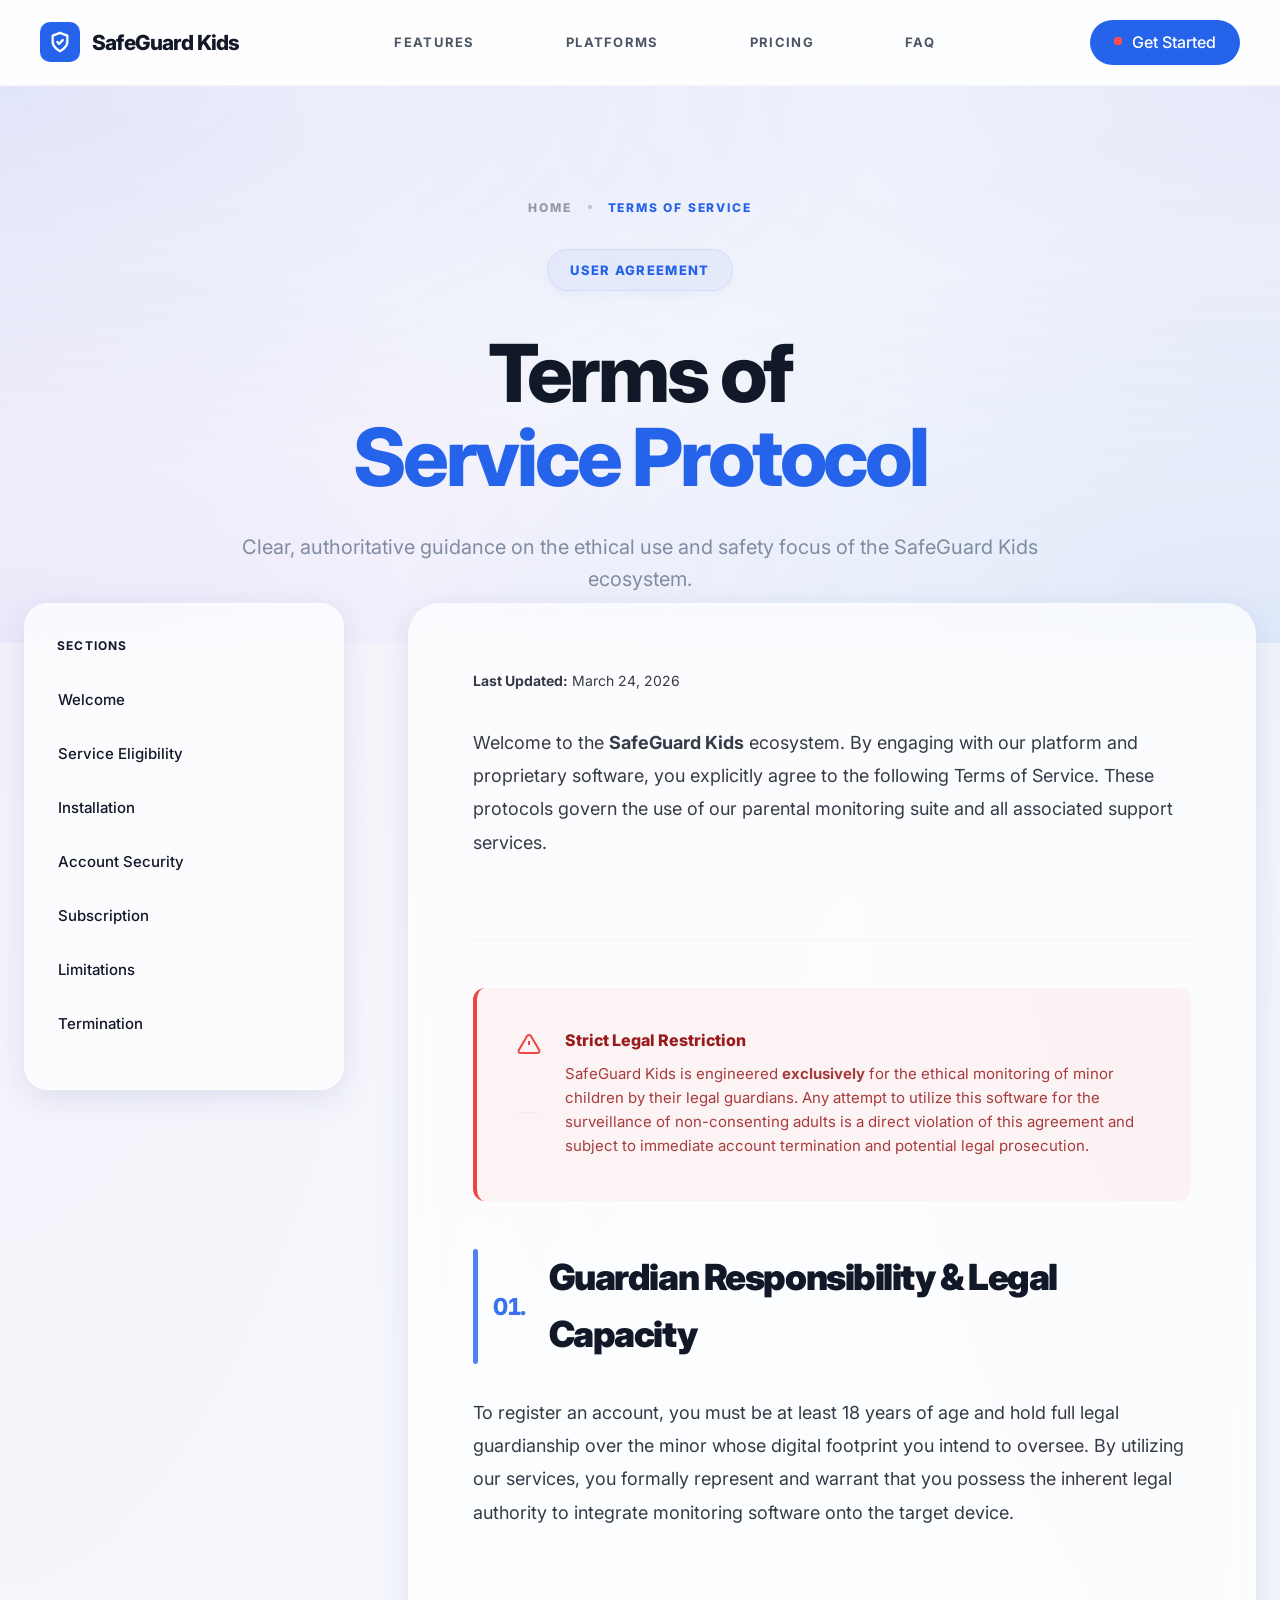
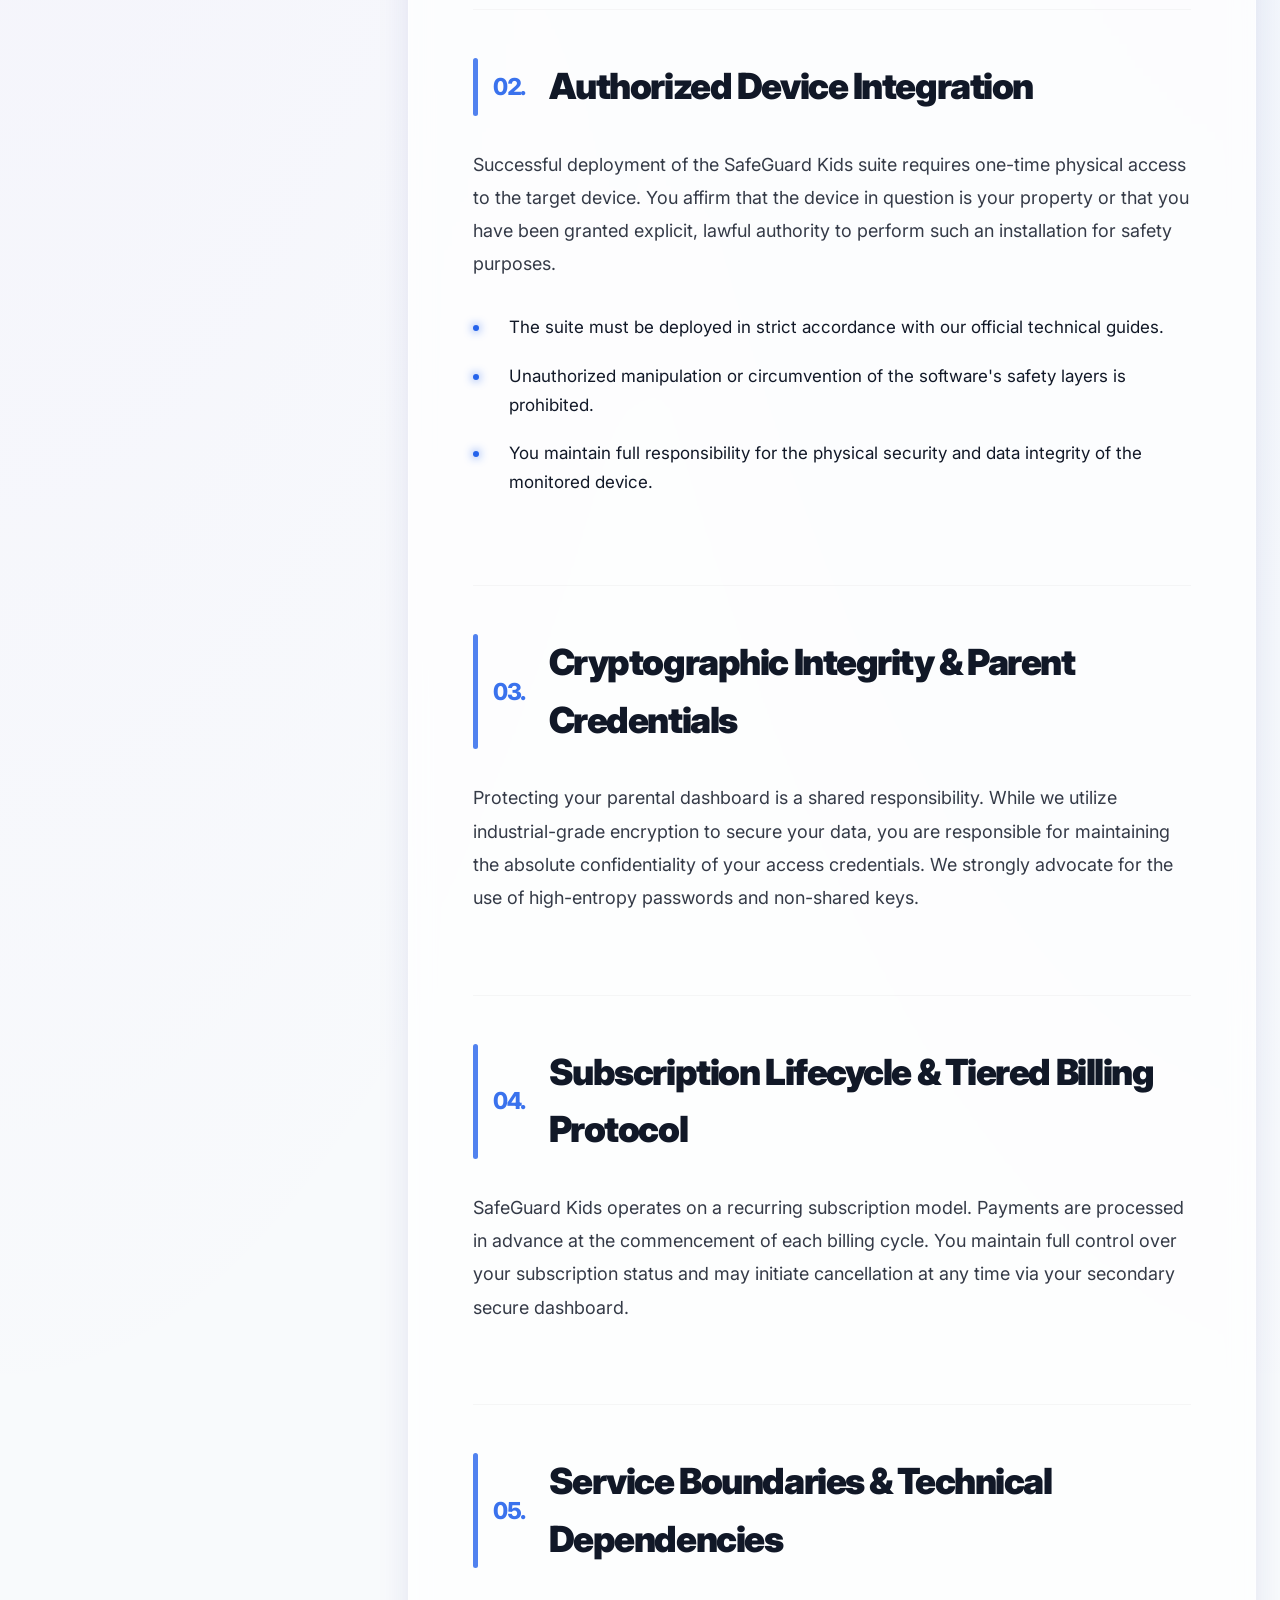
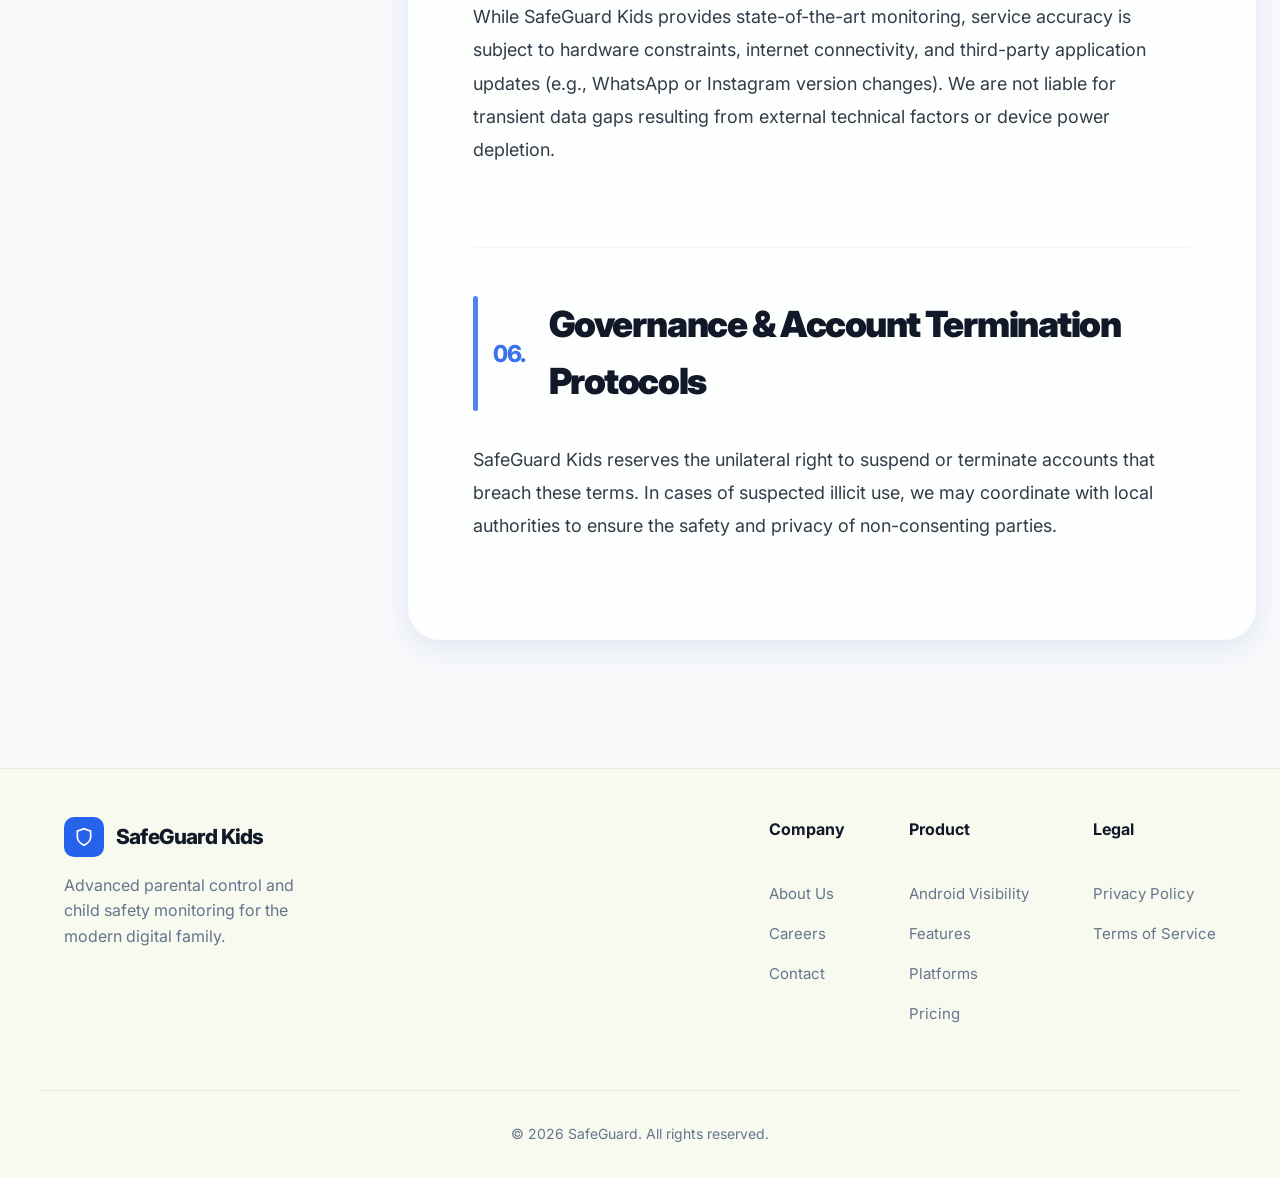
<file: terms.html>
<!DOCTYPE html>
<html lang="en">
<head>
    <meta charset="UTF-8">
    <meta name="viewport" content="width=device-width, initial-scale=1.0">
    <title>Terms of Service | SafeGuard Kids</title>
    <link rel="stylesheet" href="style.css">
</head>
<body class="rich-page-bg">

    <div class="scroll-progress"></div>

    <!-- Header -->
    <header>
        <div class="container nav-bar">
            <a href="index.html" class="logo">
                <div class="logo-icon">
                    <svg width="22" height="22" viewBox="0 0 24 24" fill="none" stroke="white" stroke-width="2.5" stroke-linecap="round" stroke-linejoin="round"><path d="M12 22s8-4 8-10V5l-8-3-8 3v7c0 6 8 10 8 10z"></path><polyline points="9 12 11 14 15 10"></polyline></svg>
                </div>
                <span class="logo-text">SafeGuard Kids</span>
            </a>
            <div class="nav-links">
                <a href="index.html#features">Features</a>
                <a href="index.html#platforms">Platforms</a>
                <a href="index.html#pricing">Pricing</a>
                <a href="index.html#faq">FAQ</a>
            </div>
            <div class="nav-actions">
                <a href="https://wa.me/9714774786?text=Hello%20SafeGuard%20Kids,%20I%20am%20eager%20to%20secure%20my%20child's%20digital%20safety.%20Can%20I%20truly%20track%20their%20messages%20in%20real-time?%20I%20would%20like%20to%20see%20a%20live%20demo%20as%20soon%20as%20possible.%20I%20am%20ready%20to%20subscribe%20immediately%20once%20I%20verify%20the%20functionality.%20Looking%20forward%20to%20a%20prompt%20demonstration!" class="btn btn-primary">
                    <span class="live-dot"></span>
                    Get Started
                </a>
            </div>
        </div>
    </header>

    <main>
        <section class="inner-page-header about-hero-mesh">
            <div class="about-aura-glow"></div>
            <div class="container" style="max-width: 1400px; position: relative; z-index: 1;">
                <nav class="breadcrumbs-elite" style="justify-content: center; margin-top: 7rem;">
                    <a href="index.html">Home</a>
                    <span class="sep"></span>
                    <a href="terms.html" class="active">Terms of Service</a>
                </nav>
                <div class="animate-up" style="text-align: center;">
                    <div class="elite-badge-pill" style="display: flex; margin-left: auto; margin-right: auto; width: fit-content;">User Agreement</div>
                    <h1 class="hero-title" style="font-size: clamp(3rem, 7vw, 5rem); margin-bottom: 2rem; line-height: 1.05; letter-spacing: -0.04em;">Terms of<br><span style="color: var(--primary-blue);">Service Protocol</span></h1>
                    <p class="hero-subtitle" style="max-width: 800px; font-size: 1.25rem; opacity: 0.8; line-height: 1.6; margin-left: auto; margin-right: auto;">Clear, authoritative guidance on the ethical use and safety focus of the SafeGuard Kids ecosystem.</p>
                </div>
            </div>
        </section>

        <section class="content-section" style="background: transparent;">
            <div class="container rich-content-wrapper">
                
                <!-- Sticky Sidebar -->
                <aside class="side-nav-sticky">
                    <div class="side-nav-title">Sections</div>
                    <ul class="side-nav-links">
                        <li><a href="#welcome" class="active">Welcome</a></li>
                        <li><a href="#eligibility">Service Eligibility</a></li>
                        <li><a href="#installation">Installation</a></li>
                        <li><a href="#security">Account Security</a></li>
                        <li><a href="#billing">Subscription</a></li>
                        <li><a href="#limitations">Limitations</a></li>
                        <li><a href="#termination">Termination</a></li>
                    </ul>
                </aside>

                <!-- Glass Content -->
                <div class="glass-content-card legal-content">
                    <div id="welcome">
                        <p style="font-size: 0.875rem; color: var(--text-gray); margin-bottom: 2rem;"><strong>Last Updated:</strong> March 24, 2026</p>
                        <h2 style="display: none;">Introduction</h2> <!-- Hidden but for counter sync if needed, or just skip numbering for welcome -->
                        <p>Welcome to the <strong>SafeGuard Kids</strong> ecosystem. By engaging with our platform and proprietary software, you explicitly agree to the following Terms of Service. These protocols govern the use of our parental monitoring suite and all associated support services.</p>
                    </div>

                    <div style="background: rgba(239, 68, 68, 0.05); border-left: 4px solid #EF4444; padding: 2.5rem; border-radius: 12px; margin: 3rem 0; border-bottom: none !important;">
                        <div style="display: flex; gap: 1.5rem; align-items: flex-start;">
                            <div style="color: #EF4444; margin-top: 0.25rem;">
                                <svg width="24" height="24" viewBox="0 0 24 24" fill="none" stroke="currentColor" stroke-width="2"><path d="M10.29 3.86L1.82 18a2 2 0 0 0 1.71 3h16.94a2 2 0 0 0 1.71-3L13.71 3.86a2 2 0 0 0-3.42 0z"></path><line x1="12" y1="9" x2="12" y2="13"></line><line x1="12" y1="17" x2="12.01" y2="17"></line></svg>
                            </div>
                            <div>
                                <h4 style="color: #991B1B; font-weight: 800; margin-bottom: 0.5rem; text-transform: none; letter-spacing: normal;">Strict Legal Restriction</h4>
                                <p style="color: #991B1B; font-size: 0.9375rem; line-height: 1.6; margin: 0;">SafeGuard Kids is engineered <strong>exclusively</strong> for the ethical monitoring of minor children by their legal guardians. Any attempt to utilize this software for the surveillance of non-consenting adults is a direct violation of this agreement and subject to immediate account termination and potential legal prosecution.</p>
                            </div>
                        </div>
                    </div>

                    <div id="eligibility">
                        <h2>Guardian Responsibility & Legal Capacity</h2>
                        <p>To register an account, you must be at least 18 years of age and hold full legal guardianship over the minor whose digital footprint you intend to oversee. By utilizing our services, you formally represent and warrant that you possess the inherent legal authority to integrate monitoring software onto the target device.</p>
                    </div>

                    <div id="installation">
                        <h2>Authorized Device Integration</h2>
                        <p>Successful deployment of the SafeGuard Kids suite requires one-time physical access to the target device. You affirm that the device in question is your property or that you have been granted explicit, lawful authority to perform such an installation for safety purposes.</p>
                        <ul>
                            <li>The suite must be deployed in strict accordance with our official technical guides.</li>
                            <li>Unauthorized manipulation or circumvention of the software's safety layers is prohibited.</li>
                            <li>You maintain full responsibility for the physical security and data integrity of the monitored device.</li>
                        </ul>
                    </div>

                    <div id="security">
                        <h2>Cryptographic Integrity & Parent Credentials</h2>
                        <p>Protecting your parental dashboard is a shared responsibility. While we utilize industrial-grade encryption to secure your data, you are responsible for maintaining the absolute confidentiality of your access credentials. We strongly advocate for the use of high-entropy passwords and non-shared keys.</p>
                    </div>

                    <div id="billing">
                        <h2>Subscription Lifecycle & Tiered Billing Protocol</h2>
                        <p>SafeGuard Kids operates on a recurring subscription model. Payments are processed in advance at the commencement of each billing cycle. You maintain full control over your subscription status and may initiate cancellation at any time via your secondary secure dashboard.</p>
                    </div>

                    <div id="limitations">
                        <h2>Service Boundaries & Technical Dependencies</h2>
                        <p>While SafeGuard Kids provides state-of-the-art monitoring, service accuracy is subject to hardware constraints, internet connectivity, and third-party application updates (e.g., WhatsApp or Instagram version changes). We are not liable for transient data gaps resulting from external technical factors or device power depletion.</p>
                    </div>

                    <div id="termination">
                        <h2>Governance & Account Termination Protocols</h2>
                        <p>SafeGuard Kids reserves the unilateral right to suspend or terminate accounts that breach these terms. In cases of suspected illicit use, we may coordinate with local authorities to ensure the safety and privacy of non-consenting parties.</p>
                    </div>
                </div>
            </div>
        </section>
    </main>

    <!-- Footer -->
    <footer class="footer">
        <div class="container footer-content">
            <div class="footer-brand">
                <a href="index.html" class="logo">
                    <div class="logo-icon">
                        <svg width="20" height="20" viewBox="0 0 24 24" fill="none" stroke="currentColor" stroke-width="2"><path d="M12 22s8-4 8-10V5l-8-3-8 3v7c0 6 8 10 8 10z"></path></svg>
                    </div>
                    <span class="logo-text">SafeGuard Kids</span>
                </a>
                <p>Advanced parental control and child safety monitoring for the modern digital family.</p>
            </div>
            <div class="footer-links">
                <div class="link-group">
                    <h5>Company</h5>
                    <a href="about.html">About Us</a>
                    <a href="about.html#careers">Careers</a>
                    <a href="contact.html">Contact</a>
                </div>
                <div class="link-group">
                    <h5>Product</h5>
                    <a href="visibility-android.html">Android Visibility</a>
                    <a href="index.html#features">Features</a>
                    <a href="index.html#platforms">Platforms</a>
                    <a href="index.html#pricing">Pricing</a>
                </div>
                <div class="link-group">
                    <h5>Legal</h5>
                    <a href="privacy.html">Privacy Policy</a>
                    <a href="terms.html">Terms of Service</a>
                </div>
            </div>
        </div>
        <div class="container footer-bottom">
            <p>&copy; 2026 SafeGuard. All rights reserved.</p>
        </div>
    </footer>

    <script>
        // Scroll Progress
        window.onscroll = function() {
            let winScroll = document.body.scrollTop || document.documentElement.scrollTop;
            let height = document.documentElement.scrollHeight - document.documentElement.clientHeight;
            let scrolled = (winScroll / height) * 100;
            document.querySelector(".scroll-progress").style.width = scrolled + "%";
        };

        // Sidebar active state logic
        const sections = document.querySelectorAll('h2, #welcome');
        const navLinks = document.querySelectorAll('.side-nav-links a');

        window.addEventListener('scroll', () => {
            let current = "";
            sections.forEach(section => {
                const sectionTop = section.offsetTop;
                if (pageYOffset >= sectionTop - 120) {
                    current = section.getAttribute('id');
                }
            });

            navLinks.forEach(link => {
                link.classList.remove('active');
                if (link.getAttribute('href').includes(current)) {
                    link.classList.add('active');
                }
            });
        });
    </script>

</body>
</html>
</file>
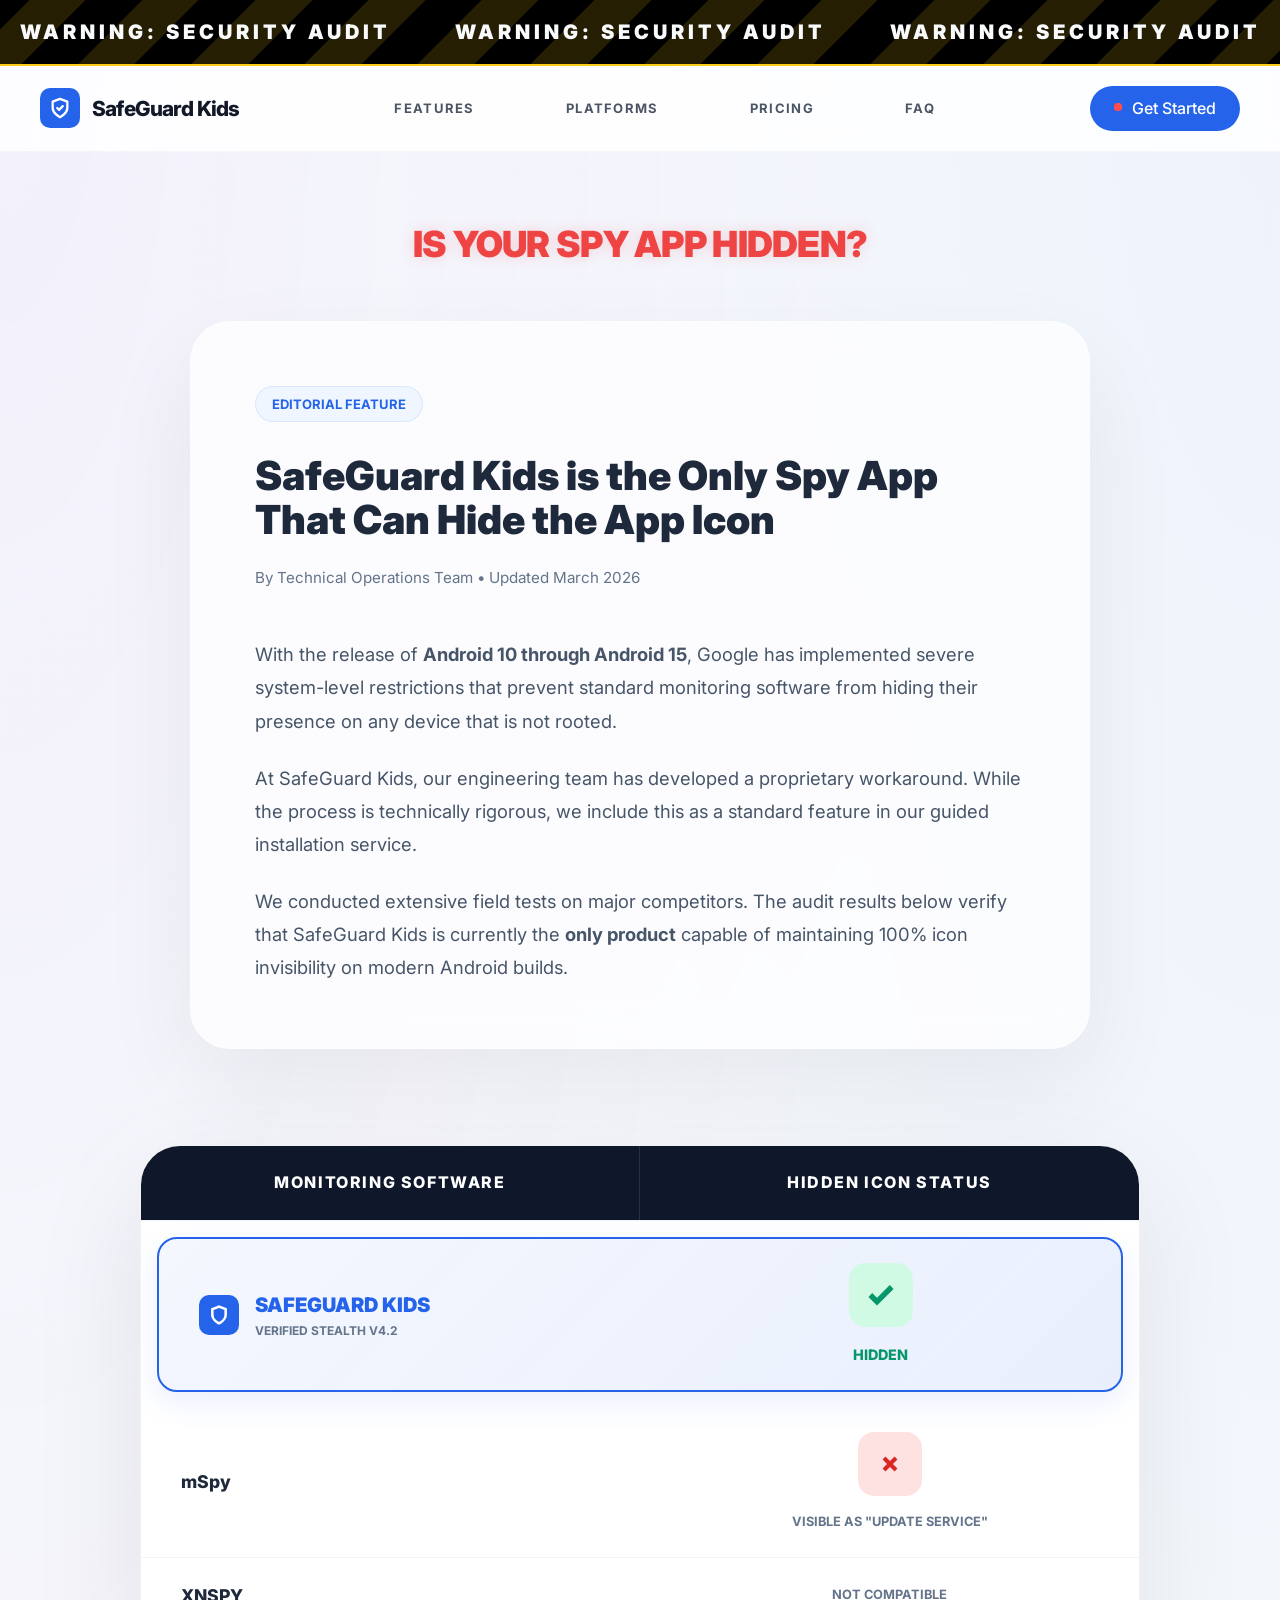
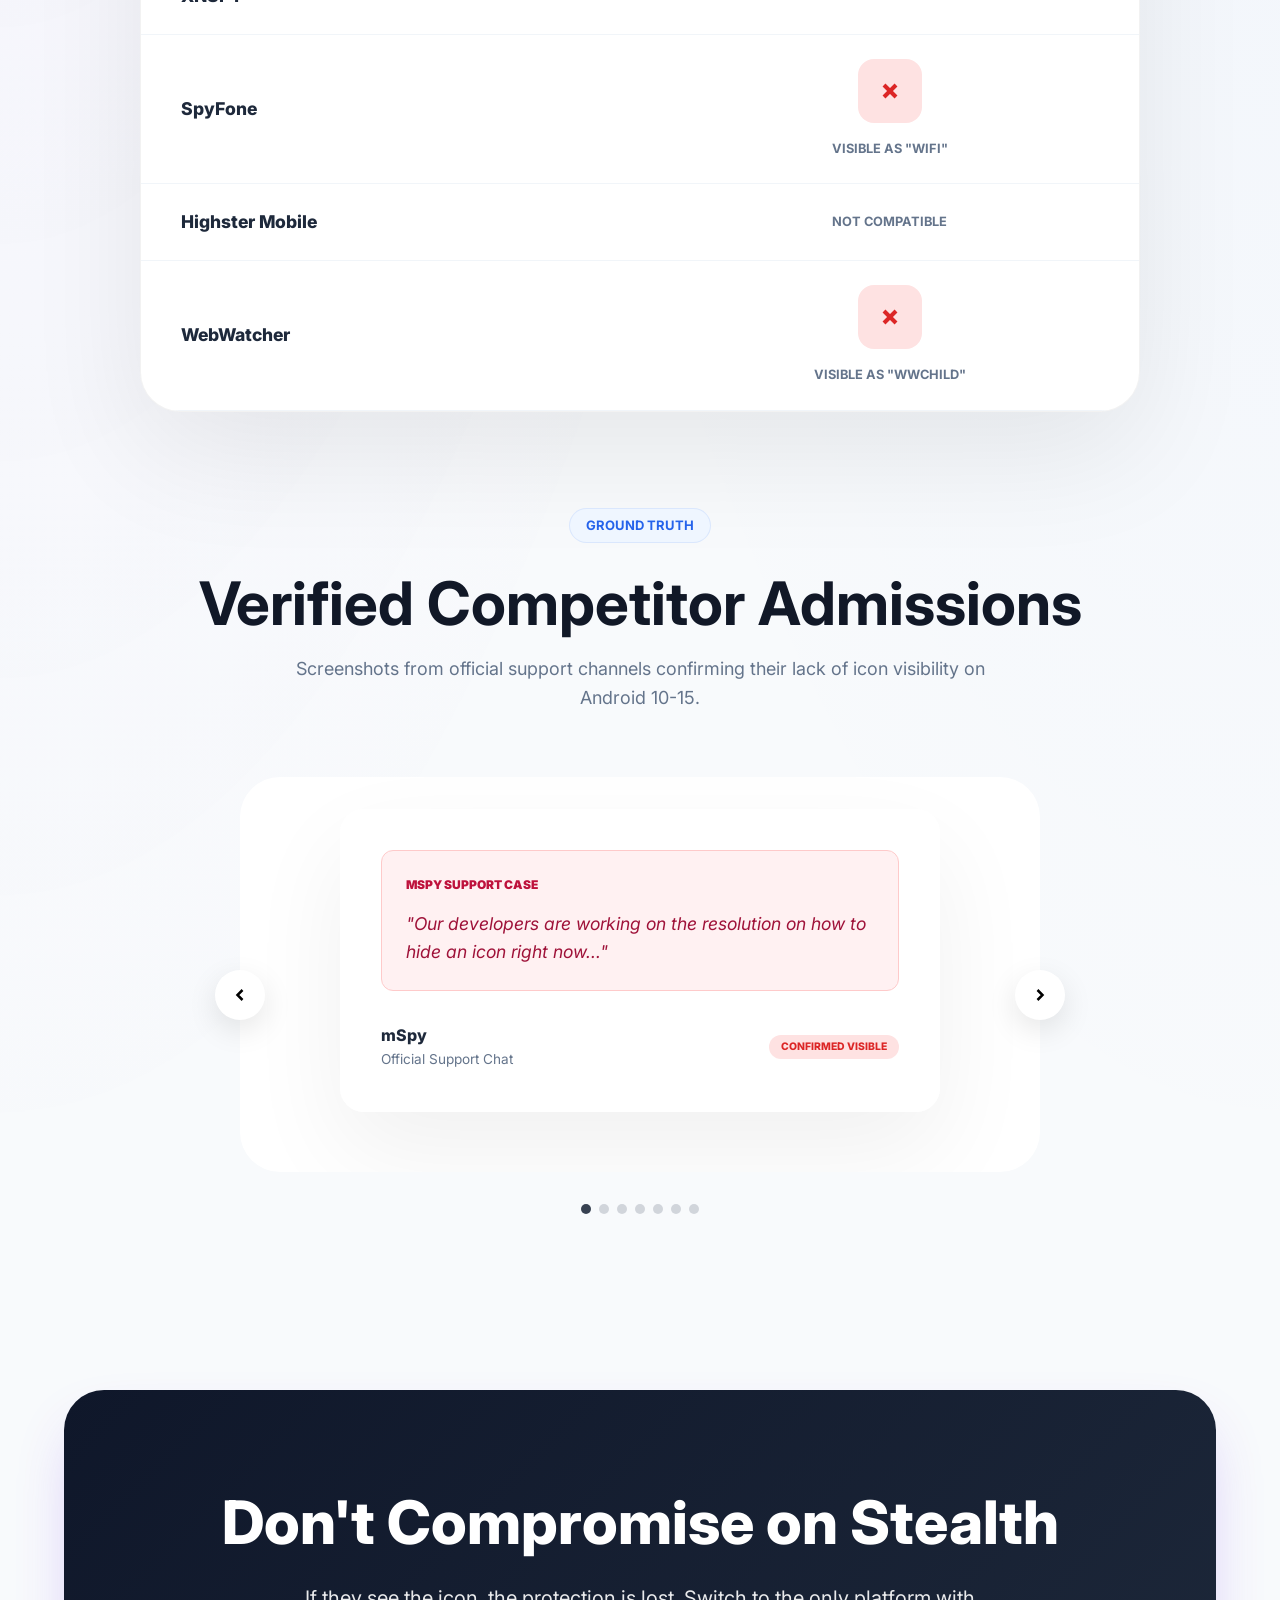
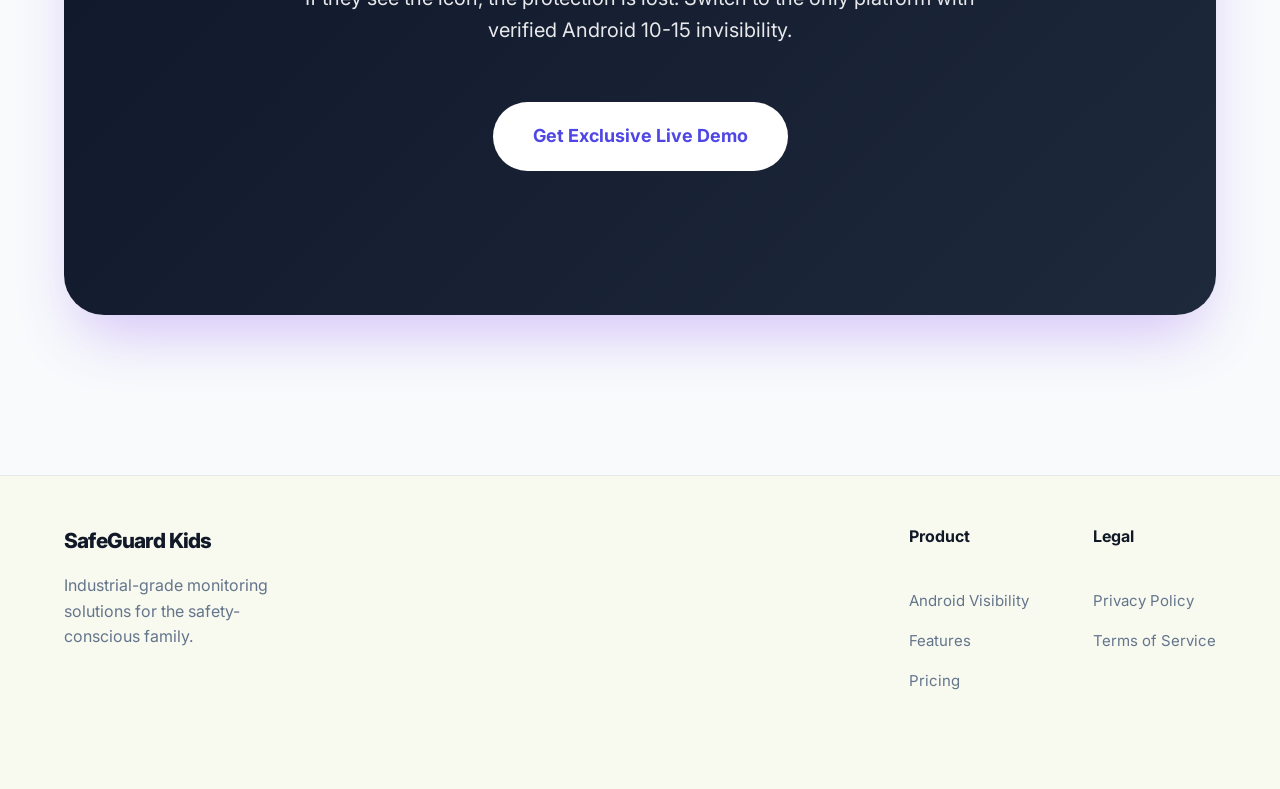
<file: visibility-android.html>
<!DOCTYPE html>
<html lang="en">
<head>
    <meta charset="UTF-8">
    <meta name="viewport" content="width=device-width, initial-scale=1.0">
    <title>Elite Visibility Audit | SafeGuard Kids Verified Stealth</title>
    <meta name="description" content="Technical audit of major monitoring platforms confirming their lack of icon invisibility on modern Android devices. Verified 100% stealth on Android 10-15.">
    <meta name="keywords" content="hide icon android 10, hide icon android 15, mspy visible, umobix visible, spyfone visibility test">
    
    <!-- Open Graph -->
    <meta property="og:type" content="article">
    <meta property="og:title" content="Android Visibility Audit: Is Your Spy App Hidden?">
    <meta property="og:description" content="Official comparison of Android visibility and icon status. Discover why SafeGuard Kids is the only platform with verified invisibility.">
    <link rel="stylesheet" href="style.css">
</head>
<body class="rich-page-bg">

    <!-- Elite Warning Header -->
    <div class="elite-warning-header">
        <div class="elite-warning-bar-stripe"></div>
        <div class="elite-warning-text">
            <span>WARNING: SECURITY AUDIT</span>
            <span>WARNING: SECURITY AUDIT</span>
            <span>WARNING: SECURITY AUDIT</span>
            <span>WARNING: SECURITY AUDIT</span>
            <span>WARNING: SECURITY AUDIT</span>
        </div>
    </div>

    <!-- Header / Navigation (Consistent with Home) -->
    <header>
        <div class="container nav-bar">
            <a href="index.html" class="logo">
                <div class="logo-icon">
                    <svg width="22" height="22" viewBox="0 0 24 24" fill="none" stroke="white" stroke-width="2.5" stroke-linecap="round" stroke-linejoin="round"><path d="M12 22s8-4 8-10V5l-8-3-8 3v7c0 6 8 10 8 10z"></path><polyline points="9 12 11 14 15 10"></polyline></svg>
                </div>
                <span class="logo-text">SafeGuard Kids</span>
            </a>
            <div class="nav-links">
                <a href="index.html#powerful-features">Features</a>
                <a href="index.html#platforms">Platforms</a>
                <a href="index.html#pricing">Pricing</a>
                <a href="index.html#faq">FAQ</a>
            </div>
            <div class="nav-actions">
                <a href="https://wa.me/9714774786?text=Hello%20SafeGuard%20Kids,%20I%20am%20eager%20to%20secure%20my%20child's%20digital%20safety.%20Can%20I%20truly%20track%20their%20messages%20in%20real-time?%20I%20would%20like%20to%20see%20a%20live%20demo%20as%20soon%20as%20possible.%20I%20am%20ready%20to%20subscribe%20immediately%20once%20I%20verify%20the%20functionality.%20Looking%20forward%20to%20a%20prompt%20demonstration!" class="btn btn-primary">
                    <span class="live-dot"></span>
                    Get Started
                </a>
            </div>
        </div>
    </header>

    <main>
        <!-- Elite Title Section -->
        <section class="container animate-up">
            <h1 class="elite-glow-title">Is Your Spy App Hidden?</h1>
            
            <div class="glass-editorial-card">
                <div class="section-tag" style="margin-bottom: 2rem;">EDITORIAL FEATURE</div>
                <h2 style="font-size: 2.5rem; font-weight: 900; color: #1E293B; margin-bottom: 1.5rem; line-height: 1.1;">SafeGuard Kids is the Only Spy App That Can Hide the App Icon</h2>
                <p style="color: var(--text-muted); font-size: 0.95rem; margin-bottom: 3rem;">By Technical Operations Team • Updated March 2026</p>
                
                <div style="font-size: 1.15rem; line-height: 1.8; color: #475569;">
                    <p style="margin-bottom: 1.5rem;">With the release of <strong>Android 10 through Android 15</strong>, Google has implemented severe system-level restrictions that prevent standard monitoring software from hiding their presence on any device that is not rooted.</p>
                    <p style="margin-bottom: 1.5rem;">At SafeGuard Kids, our engineering team has developed a proprietary workaround. While the process is technically rigorous, we include this as a standard feature in our guided installation service.</p>
                    <p>We conducted extensive field tests on major competitors. The audit results below verify that SafeGuard Kids is currently the <strong>only product</strong> capable of maintaining 100% icon invisibility on modern Android builds.</p>
                </div>
            </div>
        </section>

        <!-- Pro-Tier Comparison Table -->
        <section class="container animate-up">
            <div class="pro-comp-table-container">
                <div class="pro-comp-row pro-comp-header">
                    <div class="pro-comp-cell pro-comp-header-left">Monitoring Software</div>
                    <div class="pro-comp-cell">Hidden Icon Status</div>
                </div>
                
                <!-- SafeGuard Kids Row -->
                <div class="pro-comp-row pro-comp-safeguard">
                    <div class="pro-comp-cell" style="text-align: left;">
                        <div style="display: flex; align-items: center; gap: 1rem;">
                            <div style="background: var(--primary-blue); width: 40px; height: 40px; border-radius: 10px; display: flex; align-items: center; justify-content: center;">
                                <svg width="20" height="20" viewBox="0 0 24 24" fill="none" stroke="white" stroke-width="3"><path d="M12 22s8-4 8-10V5l-8-3-8 3v7c0 6 8 10 8 10z"></path></svg>
                            </div>
                            <div>
                                <div style="font-weight: 900; font-size: 1.25rem; color: var(--primary-blue);">SAFEGUARD KIDS</div>
                                <div style="font-size: 0.75rem; color: #64748B; font-weight: 700; text-transform: uppercase;">VERIFIED STEALTH v4.2</div>
                            </div>
                        </div>
                    </div>
                    <div class="pro-comp-cell">
                        <div style="display: flex; flex-direction: column; align-items: center;">
                            <div class="pro-icon-box pro-check-box">
                                <svg width="32" height="32" viewBox="0 0 24 24" fill="none" stroke="currentColor" stroke-width="4"><polyline points="20 6 9 17 4 12"></polyline></svg>
                            </div>
                            <div style="color: #059669; font-weight: 800; font-size: 0.9rem; margin-top: 0.5rem;">HIDDEN</div>
                        </div>
                    </div>
                </div>

                <!-- mSpy Row -->
                <div class="pro-comp-row">
                    <div class="pro-comp-cell" style="text-align: left;">
                        <div style="font-weight: 800; font-size: 1.1rem; color: #1E293B;">mSpy</div>
                    </div>
                    <div class="pro-comp-cell">
                        <div style="display: flex; flex-direction: column; align-items: center;">
                            <div class="pro-icon-box pro-error-box">
                                <svg width="24" height="24" viewBox="0 0 24 24" fill="none" stroke="currentColor" stroke-width="4"><line x1="18" y1="6" x2="6" y2="18"></line><line x1="6" y1="6" x2="18" y2="18"></line></svg>
                            </div>
                            <div style="color: #64748B; font-weight: 700; font-size: 0.8rem; margin-top: 0.5rem; text-transform: uppercase;">VISIBLE AS "UPDATE SERVICE"</div>
                        </div>
                    </div>
                </div>

                <!-- XNSPY Row -->
                <div class="pro-comp-row">
                    <div class="pro-comp-cell" style="text-align: left;">
                        <div style="font-weight: 800; font-size: 1.1rem; color: #1E293B;">XNSPY</div>
                    </div>
                    <div class="pro-comp-cell">
                        <div style="font-weight: 700; color: #64748B; font-size: 0.8rem; text-transform: uppercase;">NOT COMPATIBLE</div>
                    </div>
                </div>

                <!-- SpyFone Row -->
                <div class="pro-comp-row">
                    <div class="pro-comp-cell" style="text-align: left;">
                        <div style="font-weight: 800; font-size: 1.1rem; color: #1E293B;">SpyFone</div>
                    </div>
                    <div class="pro-comp-cell">
                        <div style="display: flex; flex-direction: column; align-items: center;">
                            <div class="pro-icon-box pro-error-box">
                                <svg width="24" height="24" viewBox="0 0 24 24" fill="none" stroke="currentColor" stroke-width="4"><line x1="18" y1="6" x2="6" y2="18"></line><line x1="6" y1="6" x2="18" y2="18"></line></svg>
                            </div>
                            <div style="color: #64748B; font-weight: 700; font-size: 0.8rem; margin-top: 0.5rem; text-transform: uppercase;">VISIBLE AS "WIFI"</div>
                        </div>
                    </div>
                </div>

                <!-- Highster Row -->
                <div class="pro-comp-row">
                    <div class="pro-comp-cell" style="text-align: left;">
                        <div style="font-weight: 800; font-size: 1.1rem; color: #1E293B;">Highster Mobile</div>
                    </div>
                    <div class="pro-comp-cell">
                        <div style="font-weight: 700; color: #64748B; font-size: 0.8rem; text-transform: uppercase;">NOT COMPATIBLE</div>
                    </div>
                </div>

                <!-- WebWatcher Row -->
                <div class="pro-comp-row">
                    <div class="pro-comp-cell" style="text-align: left;">
                        <div style="font-weight: 800; font-size: 1.1rem; color: #1E293B;">WebWatcher</div>
                    </div>
                    <div class="pro-comp-cell">
                        <div style="display: flex; flex-direction: column; align-items: center;">
                            <div class="pro-icon-box pro-error-box">
                                <svg width="24" height="24" viewBox="0 0 24 24" fill="none" stroke="currentColor" stroke-width="4"><line x1="18" y1="6" x2="6" y2="18"></line><line x1="6" y1="6" x2="18" y2="18"></line></svg>
                            </div>
                            <div style="color: #64748B; font-weight: 700; font-size: 0.8rem; margin-top: 0.5rem; text-transform: uppercase;">VISIBLE AS "WWCHILD"</div>
                        </div>
                    </div>
                </div>
            </div>
        </section>

        <!-- Proof Carousel (Floating Elite Style) -->
        <section class="container animate-up" style="margin-bottom: 8rem;">
            <div style="text-align: center; margin-bottom: 4rem;">
                <div class="section-tag">GROUND TRUTH</div>
                <h2 class="section-title">Verified Competitor Admissions</h2>
                <p class="section-subtitle">Screenshots from official support channels confirming their lack of icon visibility on Android 10-15.</p>
            </div>

            <div class="proof-slider-container">
                <div class="proof-slides-window">
                    <div class="proof-slides" id="proofSlides">
                        <!-- Slide 1: mSpy -->
                        <div class="proof-slide">
                            <div class="glass-editorial-card" style="padding: 2.5rem; border-radius: 24px; margin: 0 auto; max-width: 600px;">
                                <div style="background: #FFF1F2; border: 1px solid #FECACA; padding: 1.5rem; border-radius: 12px; margin-bottom: 2rem;">
                                    <div style="font-weight: 900; color: #BE123C; font-size: 0.75rem; margin-bottom: 1rem; text-transform: uppercase;">mSpy Support Case</div>
                                    <div style="font-style: italic; color: #9F1239; font-size: 1.1rem; line-height: 1.6;">"Our developers are working on the resolution on how to hide an icon right now..."</div>
                                </div>
                                <div style="display: flex; justify-content: space-between; align-items: center;">
                                    <div>
                                        <div style="font-weight: 800; color: #1E293B;">mSpy</div>
                                        <div style="font-size: 0.85rem; color: #64748B;">Official Support Chat</div>
                                    </div>
                                    <div style="background: #FEE2E2; color: #DC2626; padding: 0.25rem 0.75rem; border-radius: 100px; font-weight: 800; font-size: 0.65rem;">CONFIRMED VISIBLE</div>
                                </div>
                            </div>
                        </div>
                        <!-- Slide 2: SpyFone -->
                        <div class="proof-slide">
                            <div class="glass-editorial-card" style="padding: 2.5rem; border-radius: 24px; margin: 0 auto; max-width: 600px;">
                                <div style="background: #FFF1F2; border: 1px solid #FECACA; padding: 1.5rem; border-radius: 12px; margin-bottom: 2rem;">
                                    <div style="font-weight: 900; color: #BE123C; font-size: 0.75rem; margin-bottom: 1rem; text-transform: uppercase;">SpyFone Support Case</div>
                                    <div style="font-style: italic; color: #9F1239; font-size: 1.1rem; line-height: 1.6;">"It will be visible only at settings > apps... App called System Services."</div>
                                </div>
                                <div style="display: flex; justify-content: space-between; align-items: center;">
                                    <div>
                                        <div style="font-weight: 800; color: #1E293B;">SpyFone</div>
                                        <div style="font-size: 0.85rem; color: #64748B;">Technical Support</div>
                                    </div>
                                    <div style="background: #FEE2E2; color: #DC2626; padding: 0.25rem 0.75rem; border-radius: 100px; font-weight: 800; font-size: 0.65rem;">CONFIRMED VISIBLE</div>
                                </div>
                            </div>
                        </div>
                        <!-- Slide 3: WebWatcher -->
                        <div class="proof-slide">
                            <div class="glass-editorial-card" style="padding: 2.5rem; border-radius: 24px; margin: 0 auto; max-width: 600px;">
                                <div style="background: #FFF1F2; border: 1px solid #FECACA; padding: 1.5rem; border-radius: 12px; margin-bottom: 2rem;">
                                    <div style="font-weight: 900; color: #BE123C; font-size: 0.75rem; margin-bottom: 1rem; text-transform: uppercase;">WebWatcher Official</div>
                                    <div style="font-style: italic; color: #9F1239; font-size: 1.1rem; line-height: 1.6;">"It is stealth but not invisible... we disguise the app as a generic Android Security app."</div>
                                </div>
                                <div style="display: flex; justify-content: space-between; align-items: center;">
                                    <div>
                                        <div style="font-weight: 800; color: #1E293B;">WebWatcher</div>
                                        <div style="font-size: 0.85rem; color: #64748B;">Sales Conversation</div>
                                    </div>
                                    <div style="background: #FEE2E2; color: #DC2626; padding: 0.25rem 0.75rem; border-radius: 100px; font-weight: 800; font-size: 0.65rem;">CONFIRMED VISIBLE</div>
                                </div>
                            </div>
                        </div>
                        <!-- Slide 4: NeoSpy -->
                        <div class="proof-slide">
                            <div class="glass-editorial-card" style="padding: 2.5rem; border-radius: 24px; margin: 0 auto; max-width: 600px;">
                                <div style="background: #FFF1F2; border: 1px solid #FECACA; padding: 1.5rem; border-radius: 12px; margin-bottom: 2rem;">
                                    <div style="font-weight: 900; color: #BE123C; font-size: 0.75rem; margin-bottom: 1rem; text-transform: uppercase;">NeoSpy Technical</div>
                                    <div style="font-style: italic; color: #9F1239; font-size: 1.1rem; line-height: 1.6;">"The program will be visible in the running processes. It will be disguised as 'Guard'."</div>
                                </div>
                                <div style="display: flex; justify-content: space-between; align-items: center;">
                                    <div>
                                        <div style="font-weight: 800; color: #1E293B;">NeoSpy</div>
                                        <div style="font-size: 0.85rem; color: #64748B;">Mibew Support Chat</div>
                                    </div>
                                    <div style="background: #FEE2E2; color: #DC2626; padding: 0.25rem 0.75rem; border-radius: 100px; font-weight: 800; font-size: 0.65rem;">CONFIRMED VISIBLE</div>
                                </div>
                            </div>
                        </div>
                        <!-- Slide 5: Highster Mobile -->
                        <div class="proof-slide">
                            <div class="glass-editorial-card" style="padding: 2.5rem; border-radius: 24px; margin: 0 auto; max-width: 600px;">
                                <div style="background: #FFF1F2; border: 1px solid #FECACA; padding: 1.5rem; border-radius: 12px; margin-bottom: 2rem;">
                                    <div style="font-weight: 900; color: #BE123C; font-size: 0.75rem; margin-bottom: 1rem; text-transform: uppercase;">Highster Operations</div>
                                    <div style="font-style: italic; color: #9F1239; font-size: 1.1rem; line-height: 1.6;">"The app icon will appear and cannot be hidden... Samsung galaxy s10 and above are supported but visible."</div>
                                </div>
                                <div style="display: flex; justify-content: space-between; align-items: center;">
                                    <div>
                                        <div style="font-weight: 800; color: #1E293B;">Highster Mobile</div>
                                        <div style="font-size: 0.85rem; color: #64748B;">Support Correspondence</div>
                                    </div>
                                    <div style="background: #FEE2E2; color: #DC2626; padding: 0.25rem 0.75rem; border-radius: 100px; font-weight: 800; font-size: 0.65rem;">CONFIRMED VISIBLE</div>
                                </div>
                            </div>
                        </div>
                        <!-- Slide 6: XNSPY -->
                        <div class="proof-slide">
                            <div class="glass-editorial-card" style="padding: 2.5rem; border-radius: 24px; margin: 0 auto; max-width: 600px;">
                                <div style="background: #FFF1F2; border: 1px solid #FECACA; padding: 1.5rem; border-radius: 12px; margin-bottom: 2rem;">
                                    <div style="font-weight: 900; color: #BE123C; font-size: 0.75rem; margin-bottom: 1rem; text-transform: uppercase;">XNSPY Engineering</div>
                                    <div style="font-style: italic; color: #9F1239; font-size: 1.1rem; line-height: 1.6;">"Due to modern Android security policies, we cannot hide the application icon without Root access."</div>
                                </div>
                                <div style="display: flex; justify-content: space-between; align-items: center;">
                                    <div>
                                        <div style="font-weight: 800; color: #1E293B;">XNSPY</div>
                                        <div style="font-size: 0.85rem; color: #64748B;">Developer Notice</div>
                                    </div>
                                    <div style="background: #FEE2E2; color: #DC2626; padding: 0.25rem 0.75rem; border-radius: 100px; font-weight: 800; font-size: 0.65rem;">CONFIRMED VISIBLE</div>
                                </div>
                            </div>
                        </div>
                        <!-- Slide 7: uMobix -->
                        <div class="proof-slide">
                            <div class="glass-editorial-card" style="padding: 2.5rem; border-radius: 24px; margin: 0 auto; max-width: 600px;">
                                <div style="background: #FFF1F2; border: 1px solid #FECACA; padding: 1.5rem; border-radius: 12px; margin-bottom: 2rem;">
                                    <div style="font-weight: 900; color: #BE123C; font-size: 0.75rem; margin-bottom: 1rem; text-transform: uppercase;">uMobix Technical</div>
                                    <div style="font-style: italic; color: #9F1239; font-size: 1.1rem; line-height: 1.6;">"The application will be visible as 'Play Store' or 'Update Service' in the app drawer."</div>
                                </div>
                                <div style="display: flex; justify-content: space-between; align-items: center;">
                                    <div>
                                        <div style="font-weight: 800; color: #1E293B;">uMobix</div>
                                        <div style="font-size: 0.85rem; color: #64748B;">Knowledge Base Audit</div>
                                    </div>
                                    <div style="background: #FEE2E2; color: #DC2626; padding: 0.25rem 0.75rem; border-radius: 100px; font-weight: 800; font-size: 0.65rem;">CONFIRMED VISIBLE</div>
                                </div>
                            </div>
                        </div>
                    </div>
                </div>

                <div class="proof-nav">
                    <button class="proof-nav-btn" onclick="moveSlide(-1)" style="margin-left: -25px;">
                        <svg width="20" height="20" viewBox="0 0 24 24" fill="none" stroke="currentColor" stroke-width="3"><polyline points="15 18 9 12 15 6"></polyline></svg>
                    </button>
                    <button class="proof-nav-btn" onclick="moveSlide(1)" style="margin-right: -25px;">
                        <svg width="20" height="20" viewBox="0 0 24 24" fill="none" stroke="currentColor" stroke-width="3"><polyline points="9 18 15 12 9 6"></polyline></svg>
                    </button>
                </div>

                <div class="proof-dots" id="proofDots">
                    <div class="proof-dot active" onclick="jumpToSlide(0)"></div>
                    <div class="proof-dot" onclick="jumpToSlide(1)"></div>
                    <div class="proof-dot" onclick="jumpToSlide(2)"></div>
                    <div class="proof-dot" onclick="jumpToSlide(3)"></div>
                    <div class="proof-dot" onclick="jumpToSlide(4)"></div>
                    <div class="proof-dot" onclick="jumpToSlide(5)"></div>
                    <div class="proof-dot" onclick="jumpToSlide(6)"></div>
                </div>
            </div>
        </section>

        <!-- Final Elite CTA -->
        <section class="final-cta animate-up" style="padding-bottom: 10rem;">
            <div class="container">
                <div class="cta-box" style="background: linear-gradient(135deg, #0F172A 0%, #1E293B 100%); border-radius: 40px; padding: 6rem;">
                    <h2 class="cta-title">Don't Compromise on Stealth</h2>
                    <p class="cta-subtitle">If they see the icon, the protection is lost. Switch to the only platform with verified Android 10-15 invisibility.</p>
                    <div class="cta-actions">
                        <a href="https://wa.me/9714774786?text=Hello%20SafeGuard%20Kids,%20I%20am%20eager%20to%20secure%20my%20child's%20digital%20safety.%20Can%20I%20truly%20track%20their%20messages%20in%20real-time?%20I%20would%20like%20to%20see%20a%20live%20demo%20as%20soon%20as%20possible.%20I%20am%20ready%20to%20subscribe%20immediately%20once%20I%20verify%20the%20functionality.%20Looking%20forward%20to%20a%20prompt%20demonstration!" class="btn btn-white btn-large">Get Exclusive Live Demo</a>
                    </div>
                </div>
            </div>
        </section>
    </main>

    <!-- Footer -->
    <footer class="footer">
        <div class="container footer-content">
             <div class="footer-brand">
                <a href="index.html" class="logo">
                     <span class="logo-text">SafeGuard Kids</span>
                </a>
                <p>Industrial-grade monitoring solutions for the safety-conscious family.</p>
            </div>
            <div class="footer-links">
                <div class="link-group">
                    <h5>Product</h5>
                    <a href="visibility-android.html">Android Visibility</a>
                    <a href="index.html#powerful-features">Features</a>
                    <a href="index.html#pricing">Pricing</a>
                </div>
                 <div class="link-group">
                    <h5>Legal</h5>
                    <a href="privacy.html">Privacy Policy</a>
                    <a href="terms.html">Terms of Service</a>
                </div>
            </div>
        </div>
    </footer>

    <script>
        let currentSlide = 0;
        const totalSlides = 7;
        let isTransitioning = false;

        function moveSlide(direction) {
            if (isTransitioning) return;
            const nextSlide = (currentSlide + direction + totalSlides) % totalSlides;
            
            // If we are wrapping around (e.g. 6 -> 0 or 0 -> 6), handle it specially
            const isWrap = (currentSlide === totalSlides - 1 && direction === 1) || 
                           (currentSlide === 0 && direction === -1);
            
            currentSlide = nextSlide;
            updateSlider(isWrap);
        }

        function jumpToSlide(index) {
            if (isTransitioning) return;
            currentSlide = index;
            updateSlider(false);
        }

        function updateSlider(isWrap) {
            const wrapper = document.getElementById('proofSlides');
            
            if (isWrap) {
                // Disable transition for an instant "direct" jump
                wrapper.style.transition = 'none';
                wrapper.style.transform = `translateX(-${currentSlide * 100}%)`;
                
                // Force a reflow to ensure the jump happens without animation
                void wrapper.offsetHeight; 
                
                // Restore transition for future slides
                wrapper.style.transition = 'transform 0.5s ease';
            } else {
                wrapper.style.transform = `translateX(-${currentSlide * 100}%)`;
            }

            const dots = document.querySelectorAll('.proof-dot');
            dots.forEach((dot, index) => {
                dot.classList.toggle('active', index === currentSlide);
            });
        }

        (function() {
            document.documentElement.classList.add('js-enabled');
            const observer = new IntersectionObserver((entries) => {
                entries.forEach(entry => {
                    if (entry.isIntersecting) {
                        entry.target.classList.add('visible');
                        observer.unobserve(entry.target);
                    }
                });
            }, { threshold: 0.15 });
            document.querySelectorAll('.animate-up').forEach(el => observer.observe(el));
        })();
    </script>
    <script src="inspector.js"></script>
    <script src="mobile.js"></script>
</body>
</html>
</file>
<file: style.css>
@import url('https://fonts.googleapis.com/css2?family=Inter:wght@300;400;500;600;700&display=swap');

:root {
    --primary-blue: #2563EB;
    --primary-light: #60A5FA;
    --primary-bg-light: #EFF6FF;
    --text-dark: #111827;
    --text-muted: #64748B;
    --bg-white: #FFFFFF;
    --border-color: #E5E7EB;
    --success-green: #10B981;
    --warning-red: #EF4444;
    --accent-blue: #3B82F6;
    --accent-pink: #EC4899;

    /* Professional Responsive Scales (Zero-Bug Update) */
    --section-padding: clamp(3rem, 10vw, 8rem);
    --h1-size: clamp(1.75rem, 6vw, 3.75rem);
    --h2-size: clamp(1.5rem, 5vw, 2.5rem);
    --h3-size: clamp(1.15rem, 4vw, 1.875rem);
    --body-size: clamp(0.95rem, 0.5vw + 0.85rem, 1.125rem);
}

* {
    margin: 0;
    padding: 0;
    box-sizing: border-box;
    font-family: 'Inter', system-ui, -apple-system, sans-serif;
}

html, body {
    background-color: var(--bg-white);
    color: var(--text-dark);
    line-height: 1.6;
    overflow-x: clip !important; /* Most robust overflow prevention */
    max-width: 100vw !important;
    width: 100%;
    position: relative;
    scroll-behavior: smooth;
}

* {
    box-sizing: border-box;
}

a {
    text-decoration: none;
    color: inherit;
    transition: all 0.3s ease;
}

ul {
    list-style: none;
}

.container {
    max-width: 1200px;
    margin: 0 auto;
    padding: 0 1.5rem;
}

.btn {
    display: inline-flex;
    align-items: center;
    justify-content: center;
    padding: 0.75rem 1.5rem;
    border-radius: 9999px;
    font-weight: 500;
    transition: all 0.3s ease;
    cursor: pointer;
}

.btn-primary {
    background-color: var(--primary-blue);
    color: var(--bg-white);
}

.btn-primary:hover {
    background-color: #1D4ED8;
    transform: translateY(-2px);
    box-shadow: 0 4px 12px rgba(37, 99, 235, 0.3);
}

.btn-outline {
    border: 1px solid var(--border-color);
    background: transparent;
    color: var(--text-dark);
}

.btn-outline:hover {
    background-color: var(--primary-bg-light);
    border-color: var(--primary-purple);
}

.btn-large {
    padding: 1rem 2rem;
    font-size: 1.1rem;
}

header {
    position: sticky;
    top: 0;
    z-index: 1000;
    background: rgba(255, 255, 255, 0.85); /* Slightly more transparent */
    backdrop-filter: blur(16px); /* Stronger blur for premium glass feel */
    -webkit-backdrop-filter: blur(16px);
    border-bottom: 1px solid rgba(0, 0, 0, 0.03); /* Whisper-thin border */
    transition: all 0.4s cubic-bezier(0.4, 0, 0.2, 1);
}

/* Nav Bar */
.nav-bar {
    display: flex;
    justify-content: space-between;
    align-items: center;
    padding: 1.25rem 0;
}

.logo {
    display: flex;
    align-items: center;
    gap: 0.75rem;
    text-decoration: none;
    flex-shrink: 0;
}

.logo-icon {
    background-color: var(--primary-blue);
    color: white;
    width: clamp(32px, 5vw, 40px);
    height: clamp(32px, 5vw, 40px);
    border-radius: 10px;
    display: flex;
    align-items: center;
    justify-content: center;
    flex-shrink: 0;
}

.logo-text {
    font-weight: 800;
    font-size: clamp(1.1rem, 4vw, 1.3rem);
    color: #111827;
    letter-spacing: -0.04em; /* Tighter for a more premium look */
    white-space: nowrap;
}

.bg-whatsapp-light {
    background-color: #F0FDF4 !important;
    color: #25D366 !important;
}

.bg-instagram-light {
    background-color: #FFF1F2 !important;
    color: #E1306C !important;
}

.bg-calls-light {
    background-color: #EFF6FF !important;
    color: #2563EB !important;
}

.bg-gray-light {
    background-color: #F9FAFB !important;
    color: #6B7280 !important;
}

.nav-bar .btn-primary {
    padding: 0.6rem 1.5rem;
}

.hero {
    display: grid;
    grid-template-columns: 1.2fr 1fr;
    gap: clamp(2rem, 5vw, 4rem);
    align-items: center;
    padding: 6rem 1.5rem 0; /* Adjusted top padding to 6rem as per feedback */
}

.hero-content {
    display: flex;
    flex-direction: column;
    align-items: flex-start;
}

.trust-badge {
    display: inline-flex;
    align-items: center;
    gap: 0.5rem;
    padding: 0.6rem 1.25rem;
    background-color: var(--primary-bg-light);
    color: var(--primary-blue);
    border-radius: 99px;
    font-size: 0.8125rem;
    font-weight: 600;
    margin-bottom: 2rem;
}

.hero-title {
    font-size: var(--h1-size);
    line-height: 1.1;
    margin-bottom: 1.5rem;
    color: var(--text-dark);
    font-weight: 800;
}

.hero-title .highlight {
    color: var(--primary-blue);
}

.hero-subtitle {
    font-size: var(--body-size);
    color: var(--text-muted);
    margin-bottom: 3rem;
    max-width: 540px;
    line-height: 1.6;
}

.hero-cta-group {
    position: relative;
    display: flex;
    flex-direction: column;
    gap: 1rem;
    margin-top: 4.5rem; /* Increased to prevent overlap with subtitle from the hook */
}

.cta-buttons {
    display: flex;
    align-items: center;
    gap: 1.25rem;
    position: relative;
    width: 100%;
}

.cta-hook {
    position: absolute;
    top: -42px;
    left: 10px;
    background: var(--primary-blue);
    color: white;
    padding: 0.5rem 1rem;
    border-radius: 99px;
    font-size: 0.8125rem;
    font-weight: 700;
    white-space: nowrap;
    animation: float-nudge 3s ease-in-out infinite;
    box-shadow: 0 10px 20px -5px rgba(37, 99, 235, 0.4);
    z-index: 10;
}

.cta-hook::after {
    content: '';
    position: absolute;
    bottom: -6px;
    left: 24px;
    border-left: 6px solid transparent;
    border-right: 6px solid transparent;
    border-top: 6px solid var(--primary-blue);
}

/* Live Pulse Animation */
.live-dot {
    display: inline-block;
    width: 8px;
    height: 8px;
    background: #ff4d4d;
    border-radius: 50%;
    margin-right: 10px;
    position: relative;
    top: -1px;
}

.live-dot::after {
    content: '';
    position: absolute;
    top: 0;
    left: 0;
    width: 100%;
    height: 100%;
    background: #ff4d4d;
    border-radius: 50%;
    animation: pulse-ring 1.5s cubic-bezier(0.455, 0.03, 0.515, 0.955) infinite;
}

@keyframes pulse-ring {
    0% { transform: scale(0.33); }
    80%, 100% { opacity: 0; }
}

@keyframes float-nudge {
    0%, 100% { transform: translateY(0) rotate(-2deg); }
    50% { transform: translateY(-8px) rotate(1deg); }
}

.hero-features {
    display: flex;
    gap: 2rem;
    margin-top: 1rem;
    font-size: 0.875rem;
    color: var(--text-muted);
}

.hero-feature {
    display: flex;
    align-items: center;
    gap: 0.5rem;
}

.hero-feature svg {
    color: var(--text-muted);
}

.social-proof {
    display: flex;
    align-items: center;
    gap: 1rem;
}

.nav-links {
    display: flex;
    gap: 3.5rem;
    align-items: center;
}

.nav-links a {
    text-decoration: none;
    color: #4b5563;
    font-weight: 700;
    font-size: 0.8125rem; /* Sophisticated smaller size */
    text-transform: uppercase; /* Agency-style premium look */
    letter-spacing: 0.1em; /* WIDER tracking for elegance */
    padding: 0.6rem 1.1rem;
    border-radius: 100px;
    transition: all 0.3s cubic-bezier(0.4, 0, 0.2, 1);
    position: relative;
    display: flex;
    align-items: center;
    opacity: 1;
}

.nav-links a:hover {
    color: var(--primary-blue);
    background: rgba(37, 99, 235, 0.08); /* Ghost Pill Effect */
}

.nav-links a.active {
    color: var(--primary-blue);
    background: rgba(37, 99, 235, 0.08);
}

.nav-actions {
    display: flex;
    align-items: center;
    gap: 2rem;
}

.avatars {
    display: flex;
}

.avatar {
    width: 40px;
    height: 40px;
    border-radius: 50%;
    border: 2px solid white;
    margin-left: -12px;
}

.avatar:first-child {
    margin-left: 0;
}

.rating {
    display: flex;
    flex-direction: column;
}

.stars {
    color: #FBBF24;
    font-size: 1.125rem;
}

.rating span {
    font-size: 0.875rem;
    color: var(--text-muted);
}

/* Hero Visual - Phone Mockup */
.hero-visual {
    position: relative;
    display: flex;
    justify-content: center;
}

.phone-mockup {
    width: 320px;
    background: #0F172A;
    border-radius: 40px;
    padding: 12px;
    box-shadow: 0 50px 100px -20px rgba(0,0,0,0.15); /* Softer shadow */
    border: 8px solid #1E293B;
    position: relative;
}

@keyframes bounce {
    0%, 100% { transform: translateY(0); }
    50% { transform: translateY(-5px); }
}

.alert-badge {
    position: absolute;
    top: -20px;
    right: -60px;
    background: white;
    padding: 10px 15px;
    border-radius: 12px;
    display: flex;
    align-items: center;
    gap: 10px;
    box-shadow: 0 10px 30px rgba(0,0,0,0.1);
    font-weight: 700;
    font-size: 0.875rem;
    white-space: nowrap;
    z-index: 10;
    animation: bounce 2s infinite ease-in-out;
}

.alert-icon {
    width: 28px;
    height: 28px;
    background: #EF4444;
    color: white;
    border-radius: 50%;
    display: flex;
    align-items: center;
    justify-content: center;
}

.phone-header {
    background: var(--primary-blue);
    padding: 1rem 1.5rem 1.5rem;
    border-radius: 20px 20px 0 0;
    color: white;
    position: relative;
}

.status-bar {
    display: flex;
    justify-content: space-between;
    font-size: 0.75rem;
    font-weight: 600;
    margin-bottom: 1rem;
}

.phone-header-content {
    display: flex;
    justify-content: space-between;
    align-items: center;
}

.phone-header-text {
    font-size: 0.875rem;
    font-weight: 600;
    text-align: center;
    flex-grow: 1;
}

.status-list {
    background: white;
    padding: 1.5rem;
    border-radius: 0 0 20px 20px;
    display: flex;
    flex-direction: column;
    gap: 1.5rem;
}

.status-item {
    display: flex;
    align-items: center;
    gap: 1rem;
    padding: 1rem;
    border-radius: 12px;
    border: 1px solid #F1F5F9;
}

.status-icon {
    width: 40px;
    height: 40px;
    border-radius: 50%;
    display: flex;
    align-items: center;
    justify-content: center;
}

.bg-success { background-color: #ECFDF5; color: var(--success-green); }
.bg-pink { background-color: #FFF1F2; color: #E11D48; }
.bg-blue { background-color: #EFF6FF; color: var(--primary-blue); }
.bg-location { background-color: #F0FDF4; color: #16A34A; }

.status-indicator {
    margin-left: auto;
    width: 8px;
    height: 8px;
    border-radius: 50%;
}

.ind-green { background-color: #22C55E; }
.ind-pink { background-color: #FB7185; }
.ind-blue { background-color: #60A5FA; }

.status-info {
    display: flex;
    flex-direction: column;
}

.status-info strong {
    font-size: 0.9375rem;
}

.status-info span {
    font-size: 0.8125rem;
}

.text-success { color: var(--success-green); }
.text-pink { color: var(--accent-pink); }
.text-blue { color: var(--accent-blue); }

/* Stats Section Refinement */
.stats-section-wrapper {
    padding: 6rem 0;
    position: relative;
    background: linear-gradient(180deg, transparent 0%, rgba(37, 99, 235, 0.02) 50%, transparent 100%);
}

.home-stats-grid {
    display: grid;
    grid-template-columns: repeat(auto-fit, minmax(240px, 1fr));
    gap: 2.5rem;
    max-width: 1400px;
    margin: 0 auto;
}

.home-stat-card {
    text-align: center;
    padding: 3.5rem 2rem;
    background: white;
    border-radius: 32px;
    border: 1px solid rgba(0, 0, 0, 0.03);
    box-shadow: 0 10px 30px rgba(0, 0, 0, 0.02);
    transition: all 0.4s cubic-bezier(0.175, 0.885, 0.32, 1.275);
}

.home-stat-card:hover {
    transform: translateY(-12px);
    box-shadow: 0 30px 60px rgba(0, 0, 0, 0.06);
}

.home-stat-card .stat-number {
    font-size: clamp(2.5rem, 5vw, 3.5rem);
    margin-bottom: 0.75rem;
}

.home-stat-card .stat-label {
    font-size: 0.875rem;
    font-weight: 700;
    color: var(--text-gray);
    text-transform: uppercase;
    letter-spacing: 0.1em;
}

/* Trust Bar / Logo Strip */
.trust-bar {
    padding: 4rem 1.5rem;
    background: transparent;
    text-align: center;
}

.trust-inner {
    max-width: 1200px;
    margin: 0 auto;
    display: flex;
    flex-direction: column;
    align-items: center;
    gap: 2.5rem;
}

.trust-title {
    font-size: 0.75rem;
    font-weight: 800;
    color: var(--text-gray);
    letter-spacing: 0.2em;
    text-transform: uppercase;
    opacity: 0.5;
}

.trust-logos {
    display: flex;
    align-items: center;
    justify-content: center;
    gap: 5rem;
    flex-wrap: wrap;
}

.trust-logo {
    font-size: 1.5rem;
    font-weight: 800;
    color: var(--text-dark);
    opacity: 0.2;
    cursor: default;
    transition: all 0.3s ease;
    letter-spacing: -0.02em;
}

.trust-logo:hover {
    opacity: 0.6;
    transform: scale(1.05);
}

/* Section Tag / Badge */
.section-tag {
    display: inline-block;
    background: #EFF6FF;
    color: var(--primary-blue);
    padding: 0.4rem 1rem;
    border-radius: 20px;
    font-size: 0.8125rem;
    font-weight: 700;
    margin-bottom: 1.5rem;
    border: 1px solid rgba(37, 99, 235, 0.1); /* Added border to match security-tag */
}

/* Sections Common */
.section-title {
    text-align: center;
    font-size: var(--h1-size);
    margin-bottom: 1rem;
    color: var(--text-dark);
    line-height: 1.2;
}

.section-subtitle {
    text-align: center;
    color: var(--text-muted);
    font-size: var(--body-size);
    max-width: 700px;
    margin: 0 auto 3.5rem;
    line-height: 1.6;
}

/* Platforms Section */
.platforms {
    padding: 4rem 1.5rem var(--section-padding); /* Adjusted top padding to 4rem as per feedback */
}

.platform-grid {
    display: grid;
    grid-template-columns: repeat(auto-fit, minmax(280px, 1fr));
    gap: 2rem;
}

.platform-card {
    padding: 2.5rem;
    border: 1px solid var(--border-color);
    border-radius: 20px;
    background: white;
    transition: all 0.3s ease;
}

.platform-card:hover {
    border-color: var(--primary-blue);
    box-shadow: 0 20px 40px -15px rgba(37, 99, 235, 0.1);
    transform: translateY(-5px);
}

.platform-icon {
    width: 60px;
    height: 60px;
    border-radius: 50%;
    display: flex;
    align-items: center;
    justify-content: center;
    margin-bottom: 1.5rem;
}

.platform-card h4 {
    font-size: 1.25rem;
    margin-bottom: 0.75rem;
}

.bg-whatsapp-light { background-color: #f0fff4; color: #25d366; }
.bg-instagram-light { background-color: #fff0f6; color: #e4405f; }
.bg-calls-light { background-color: #f0f7ff; color: #2563eb; }
.bg-gray-light { background-color: #f9fafb; color: #6b7280; }

/* How It Works Section */
.how-it-works {
    padding: 3rem 1.5rem 3rem; /* Adjusted both top and bottom to 3rem as requested */
    background: transparent;
}

.steps-container {
    display: flex;
    justify-content: space-between;
    align-items: flex-start;
    max-width: 1100px;
    margin: 0 auto;
    position: relative;
    padding-top: 7rem; /* Increased padding for the ultra-bold 10px connectors */
}

.steps-line {
    position: absolute;
    top: 0;
    left: 0;
    width: 100%;
    height: 120px; /* Calibrated for high-fidelity curved flows */
    z-index: 1;
    pointer-events: none;
}

/* Elite "Digital Pulse" Energy Animation */
@keyframes energy-flow {
    0% { stroke-dashoffset: 100; }
    100% { stroke-dashoffset: 0; }
}

.pulse-line {
    stroke-dasharray: 40 441; /* "Small Line" pulse (40px) on 481px path */
    filter: drop-shadow(0 0 8px rgba(37, 99, 235, 0.8));
    stroke-width: 4;
    stroke-dashoffset: 481; /* Default hidden */
}

@keyframes leg-1-flow {
    0% { stroke-dashoffset: 481; }
    25% { stroke-dashoffset: 0; } /* Travels Step 1 -> Step 2 T-junction */
    50% { stroke-dashoffset: -481; } /* Completion at Step 2 bottom */
    100% { stroke-dashoffset: -481; } /* Wait */
}

@keyframes leg-2-flow {
    0% { stroke-dashoffset: 481; }
    50% { stroke-dashoffset: 481; } /* Wait for Leg 1 */
    75% { stroke-dashoffset: 0; } /* Travels Step 2 center -> Step 3 down */
    100% { stroke-dashoffset: -481; } /* Completion at Step 3 */
}

.pulse-phase-1 {
    animation: leg-1-flow 6s linear infinite;
}

.pulse-phase-2 {
    animation: leg-2-flow 6s linear infinite;
}

.step-item {
    flex: 1;
    text-align: center;
    position: relative;
    z-index: 2;
    padding: 0 1.5rem;
}

.step-icon-wrap {
    width: 130px;
    height: 130px;
    background: #EEF2FF;
    border-radius: 50%;
    display: flex;
    align-items: center;
    justify-content: center;
    margin: 0 auto 2.5rem;
    position: relative;
    z-index: 2; /* Bring to foreground */
    transition: all 0.3s ease;
}

.step-item:hover .step-icon-wrap {
    transform: translateY(-5px);
}

.step-number {
    position: absolute;
    bottom: -5px;
    left: 50%;
    transform: translate(-50%, 50%);
    background: #4F46E5;
    color: white;
    width: 36px;
    height: 36px;
    border-radius: 50%;
    font-size: 1rem;
    font-weight: 800;
    display: flex;
    align-items: center;
    justify-content: center;
    border: 4px solid white;
    box-shadow: 0 4px 10px rgba(79, 70, 229, 0.2);
}

.step-item h4 {
    font-size: 1.5rem;
    font-weight: 700;
    margin-bottom: 0.75rem;
    color: #111827;
}

.step-item p {
    color: var(--text-muted);
    font-size: 1.125rem;
    line-height: 1.7;
}

/* Stealth Highlight */
.stealth-highlight {
    padding: 8rem 1.5rem;
    text-align: center;
}

.stealth-card-wrap {
    max-width: 440px;
    margin: 0 auto;
    padding: 3.5rem 2rem;
    background: white;
    border-radius: 32px;
    box-shadow: 0 25px 50px -12px rgba(0, 0, 0, 0.08);
    transition: transform 0.4s cubic-bezier(0.175, 0.885, 0.32, 1.275);
    display: flex;
    flex-direction: column;
    align-items: center;
}

.stealth-card-wrap:hover {
    transform: translateY(-10px) scale(1.02);
}

.stealth-icon-box {
    width: 80px;
    height: 80px;
    background: linear-gradient(135deg, #4F46E5, #3B82F6);
    border-radius: 20px;
    display: flex;
    align-items: center;
    justify-content: center;
    margin-bottom: 2rem;
    color: white;
    box-shadow: 0 12px 24px rgba(59, 130, 246, 0.3);
}

.stealth-card-wrap h3 {
    font-size: 1.875rem;
    margin-bottom: 1rem;
    color: #111827;
}

.stealth-card-wrap p {
    color: var(--primary-blue);
    font-weight: 700; /* Bolder text for high visibility */
    font-size: 1.125rem;
}


/* Why Choose Us Section */
.benefits-section {
    padding: var(--section-padding) 1.5rem;
    background: #4854e8;
    color: white;
}

.benefits-grid {
    display: grid;
    grid-template-columns: 1fr 1fr;
    gap: 4rem;
    align-items: center;
}

.benefits-content .section-tag {
    background: rgba(255, 255, 255, 0.1);
    color: white;
    border: 1px solid rgba(255, 255, 255, 0.2);
}

.benefits-content .section-title {
    color: white;
    text-align: left;
    margin-bottom: 1.5rem;
}

.benefits-content .section-subtitle {
    color: rgba(255, 255, 255, 0.8);
    text-align: left;
    margin-left: 0;
    margin-bottom: 3rem;
}

.checkmark-list {
    display: flex;
    flex-direction: column;
    gap: 1.5rem;
}

.benefit-item {
    display: flex;
    align-items: flex-start;
    gap: 1rem;
}

.check-icon {
    width: 20px;
    height: 20px;
    background: rgba(255, 255, 255, 0.2);
    color: #FFFFFF;
    border-radius: 50%;
    display: flex;
    align-items: center;
    justify-content: center;
    flex-shrink: 0;
    margin-top: 0.25rem;
}

.benefit-text h4 {
    font-size: 1.05rem;
    font-weight: 700;
    margin-bottom: 0.15rem;
}

.benefit-text p {
    color: rgba(255, 255, 255, 0.8);
    font-size: 0.85rem;
}

/* Stats Board Glassmorphism */
.stats-board {
    background: rgba(255, 255, 255, 0.05);
    border: 1px solid rgba(255, 255, 255, 0.1);
    border-radius: 16px;
    padding: 1.5rem;
    display: grid;
    grid-template-columns: 1fr 1fr;
    gap: 1rem;
}

.stats-board .stat-card {
    background: rgba(255, 255, 255, 0.1);
    border-radius: 12px;
    border: none;
    padding: 2.5rem 1.5rem;
    text-align: center;
    transition: all 0.4s cubic-bezier(0.175, 0.885, 0.32, 1.275);
}

.stats-board .stat-card:hover {
    transform: translateY(-10px) scale(1.02);
    background: rgba(255, 255, 255, 0.22);
    box-shadow: 0 25px 50px -12px rgba(0, 0, 0, 0.15);
}

.stat-card h3 {
    font-size: 2.25rem;
    font-weight: 800;
    color: white;
    margin-bottom: 0.25rem;
}

.stat-card p {
    color: rgba(255, 255, 255, 0.8);
    font-size: 0.8rem;
    font-weight: 500;
    text-transform: capitalize;
    letter-spacing: normal;
}


/* Powerful Features Section */
.features-section {
    padding: 5rem 1.5rem 3rem; /* Adjusted bottom padding to 3rem as requested */
    background-color: transparent; /* Removed background-color for testing as requested */
    text-align: center;
}

.features-grid {
    display: grid;
    grid-template-columns: repeat(3, 1fr);
    gap: 2.5rem;
    max-width: 1200px;
    margin: 4rem auto 0;
}

.feature-card {
    background: #ffffff;
    border: 1px solid #f1f5f9;
    border-radius: 20px;
    padding: 3rem 2.5rem;
    text-align: left;
    box-shadow: 0 4px 6px -1px rgba(0, 0, 0, 0.05), 0 2px 4px -1px rgba(0, 0, 0, 0.03);
    transition: all 0.4s cubic-bezier(0.4, 0, 0.2, 1);
}

.feature-card:hover {
    transform: translateY(-8px);
    box-shadow: 0 20px 25px -5px rgba(0, 0, 0, 0.1), 0 10px 10px -5px rgba(0, 0, 0, 0.04);
    border-color: #3B82F6;
}

.feature-icon-box {
    width: 54px;
    height: 54px;
    border-radius: 14px;
    display: flex;
    align-items: center;
    justify-content: center;
    margin-bottom: 2rem;
    color: white;
}

.icon-purple { background-color: #8B5CF6; }
.icon-orange { background-color: #F97316; }
.icon-darkblue { background-color: #334155; }
.icon-green { background-color: #10B981; }
.icon-lightblue { background-color: #3B82F6; }
.icon-pink { background-color: #EC4899; }

.feature-card h4 {
    font-size: 1.25rem;
    font-weight: 700;
    color: #111827;
    margin-bottom: 1rem;
}

.feature-card p {
    font-size: 0.9375rem;
    color: #64748b;
    line-height: 1.7;
}

/* Security & Privacy Section */
.security-section {
    padding: 3rem 1.5rem 3rem; /* Adjusted both top (per prev) and bottom to 3rem as requested */
    background-color: transparent;
    text-align: center;
}

.security-tag {
    display: inline-block;
    padding: 0.6rem 1.5rem;
    background-color: #ecfdf5;
    color: #059669;
    border: 1px solid rgba(16, 185, 129, 0.2);
    border-radius: 100px;
    font-size: 0.75rem;
    font-weight: 700;
    text-transform: uppercase;
    letter-spacing: 0.05em;
    margin-bottom: 1.5rem;
}

.security-grid {
    display: grid;
    grid-template-columns: repeat(3, 1fr);
    gap: 2.5rem;
    max-width: 1200px;
    margin: 4rem auto 0;
}

.security-card {
    background: white;
    padding: 3.5rem 2rem;
    border-radius: 24px;
    border: 1px solid #f1f5f9;
    box-shadow: 0 4px 6px -1px rgba(0, 0, 0, 0.05), 0 2px 4px -1px rgba(0, 0, 0, 0.03);
    transition: all 0.3s cubic-bezier(0.4, 0, 0.2, 1);
    display: flex;
    flex-direction: column;
    align-items: center;
}

.security-card:hover {
    transform: translateY(-8px);
    box-shadow: 0 20px 25px -5px rgba(0, 0, 0, 0.1), 0 10px 10px -5px rgba(0, 0, 0, 0.04);
    border-color: #10B981;
}

.security-icon-box {
    width: 64px;
    height: 64px;
    background-color: #10B981;
    color: white;
    border-radius: 16px;
    display: flex;
    align-items: center;
    justify-content: center;
    margin-bottom: 2rem;
    box-shadow: 0 8px 16px rgba(16, 185, 129, 0.2);
}

.security-card h4 {
    font-size: 1.25rem;
    color: #111827;
    margin-bottom: 1rem;
    font-weight: 700;
}

.security-card p {
    color: #6B7280;
    font-size: 0.9375rem;
    line-height: 1.6;
}

/* Content Sections follow... */

/* Pricing Section */
.pricing-section {
    padding: 3rem 1.5rem 1rem; /* Adjusted top (3rem) and bottom (1rem) as requested */
    background-color: transparent;
    text-align: center;
}

.pricing-grid {
    display: grid;
    grid-template-columns: repeat(3, 1fr);
    gap: 2.5rem;
    max-width: 1200px;
    margin: 4rem auto 0;
}

.pricing-card {
    background: #ffffff;
    border: 1px solid #e2e8f0;
    border-radius: 24px;
    padding: 3rem 2rem;
    text-align: left;
    position: relative;
    transition: all 0.4s ease;
    display: flex;
    flex-direction: column;
}

.pricing-card:hover {
    transform: translateY(-10px);
    box-shadow: 0 20px 25px -5px rgba(0, 0, 0, 0.1), 0 10px 10px -5px rgba(0, 0, 0, 0.04);
}

.pricing-card.popular {
    background: linear-gradient(135deg, #7C3AED 0%, #7C3AED 60%, #2563EB 100%);
    border: none;
    transform: scale(1.05);
    z-index: 10;
    color: white;
}

.pricing-card.popular:hover {
    transform: scale(1.05) translateY(-10px);
}

.pricing-card.popular .plan-name,
.pricing-card.popular .plan-price .currency,
.pricing-card.popular .plan-price .amount {
    color: white;
}

.pricing-card.popular .plan-price .period {
    color: rgba(255, 255, 255, 0.8);
}

.pricing-card.popular .plan-promo {
    background: rgba(255, 255, 255, 0.15);
    color: white;
}

.pricing-card.popular .plan-features li {
    color: rgba(255, 255, 255, 0.9);
}

.pricing-card.popular .plan-features li svg {
    color: white;
}

.pricing-card.popular .btn-primary {
    background-color: white;
    color: #4F46E5;
    border: none;
}

.pricing-card.popular .btn-primary:hover {
    background-color: #f8fafc;
    box-shadow: 0 10px 15px -3px rgba(0, 0, 0, 0.2);
}

.pricing-card.popular .discount-label {
    background: rgba(255, 255, 255, 0.2);
    color: white;
}

.most-popular-badge {
    position: absolute;
    top: -15px;
    left: 50%;
    transform: translateX(-50%);
    background: #1e1b4b;
    color: white;
    padding: 0.5rem 1.5rem;
    border-radius: 99px;
    font-size: 0.875rem;
    font-weight: 800;
    box-shadow: 0 10px 15px -3px rgba(0, 0, 0, 0.2);
    z-index: 20;
    border: 1px solid rgba(255, 255, 255, 0.1);
}

.discount-label {
    display: inline-block;
    align-self: flex-start;
    background: #dcfce7;
    color: #166534;
    padding: 0.25rem 0.75rem;
    border-radius: 99px;
    font-size: 0.75rem;
    font-weight: 700;
    margin-bottom: 1rem;
}

/* --- About Us Page Elite Styles --- */
.about-hero-visual {
    position: relative;
    display: flex;
    align-items: center;
    justify-content: center;
}

.about-glow {
    position: absolute;
    width: 300px;
    height: 300px;
    background: radial-gradient(circle, var(--primary-blue) 0%, transparent 70%);
    filter: blur(80px);
    opacity: 0.2;
    z-index: 0;
}

.trust-shield-wrapper {
    position: relative;
    background: rgba(255, 255, 255, 0.03);
    backdrop-filter: blur(20px);
    border: 1px solid rgba(255, 255, 255, 0.1);
    border-radius: 40px;
    padding: 3rem;
    box-shadow: 0 25px 50px -12px rgba(0, 0, 0, 0.1);
    z-index: 1;
    display: flex;
    flex-direction: column;
    align-items: center;
    gap: 1.5rem;
}

.shimmer-text {
    background: linear-gradient(90deg, #fff0, #fff, #fff0);
    background-size: 200% auto;
    background-clip: text;
    -webkit-background-clip: text;
    -webkit-text-fill-color: transparent;
    animation: shimmer 3s linear infinite;
    font-weight: 900;
}

@keyframes shimmer {
    0% { background-position: -200% center; }
    100% { background-position: 200% center; }
}

.about-stats-container {
    display: grid;
    grid-template-columns: repeat(auto-fit, minmax(200px, 1fr));
    gap: 2rem;
    margin: 4rem 0 8rem;
}

.about-stats-container .stat-card {
    text-align: center;
    padding: 3rem 2rem;
    background: rgba(255, 255, 255, 0.4);
    backdrop-filter: blur(10px);
    border-radius: 24px;
    border: 1px solid rgba(255, 255, 255, 0.5);
    transition: all 0.4s cubic-bezier(0.175, 0.885, 0.32, 1.275);
}

.about-stats-container .stat-card:hover {
    transform: translateY(-12px);
    background: white;
    box-shadow: 0 30px 60px rgba(37, 99, 235, 0.08);
}

.stat-number {
    display: block;
    font-size: 3.5rem;
    font-weight: 800;
    color: var(--primary-blue);
    margin-bottom: 0.5rem;
    letter-spacing: -0.02em;
}

.stat-label {
    color: var(--text-gray);
    font-weight: 600;
    text-transform: uppercase;
    font-size: 0.875rem;
    letter-spacing: 0.1em;
}

/* Value Cards Refinement */
.vibrant-icon {
    width: 64px;
    height: 64px;
    border-radius: 20px;
    display: flex;
    align-items: center;
    justify-content: center;
    margin-bottom: 2rem;
    position: relative;
    overflow: hidden;
}

.vibrant-icon::after {
    content: "";
    position: absolute;
    width: 100%;
    height: 100%;
    background: inherit;
    filter: blur(12px);
    opacity: 0.4;
    z-index: -1;
}

.value-card {
    background: white;
    padding: 3.5rem;
    border-radius: 32px;
    border: 1px solid rgba(0, 0, 0, 0.03);
    box-shadow: 0 10px 30px rgba(0, 0, 0, 0.02);
    transition: all 0.3s ease;
}

.value-card:hover {
    box-shadow: 0 30px 60px rgba(0, 0, 0, 0.06);
    transform: translateY(-5px);
}

.value-card h3 {
    font-size: 1.5rem;
    margin-bottom: 1.25rem;
    color: var(--text-dark);
}

/* --- Legal Content Typography (Elite Overhaul) --- */
.legal-content {
    counter-reset: section-counter;
}

.legal-content h2 {
    counter-increment: section-counter;
    display: flex;
    align-items: center; /* Perfect vertical alignment */
    gap: 1.25rem;
    color: var(--text-dark);
    font-size: clamp(1.5rem, 3vw, 2.25rem);
    font-weight: 900;
    margin: 5rem 0 2rem;
    letter-spacing: -0.04em;
    position: relative;
    padding-left: 1.25rem; /* Space for the accent bar */
}

/* Vertical Accent Bar (Premium Highlight) */
.legal-content h2::after {
    content: "";
    position: absolute;
    left: 0;
    top: 0;
    width: 5px;
    height: 100%;
    background: var(--primary-blue);
    border-radius: 10px;
    opacity: 0.8;
}

/* Section Numbering (Corrected Alignment) */
.legal-content h2::before {
    content: counter(section-counter, decimal-leading-zero) ".";
    color: var(--primary-blue);
    font-size: 0.65em; /* Perfectly proportional */
    font-weight: 800;
    opacity: 0.9;
    font-variant-numeric: tabular-nums;
    margin-right: 0.25rem;
    font-style: normal;
    /* Static positioning for perfect flex alignment */
}

.legal-content p {
    color: var(--text-gray);
    line-height: 1.85;
    margin-bottom: 2rem;
    font-size: 1.125rem;
    opacity: 0.85;
}

.legal-content ul {
    margin-bottom: 2.5rem;
    list-style: none;
    padding-left: 0;
}

.legal-content li {
    position: relative;
    padding-left: 2.25rem;
    margin-bottom: 1.25rem;
    color: var(--text-gray);
    line-height: 1.7;
    font-size: 1.0625rem;
}

.legal-content li::before {
    content: "";
    position: absolute;
    left: 0;
    top: 0.75rem;
    width: 6px;
    height: 6px;
    border-radius: 50%;
    background: var(--primary-blue);
    box-shadow: 0 0 10px var(--primary-blue); /* Glowing marker */
}

/* Side Nav Active State Refinement (Agency-Style) */
.side-nav-links a {
    display: flex;
    align-items: center;
    gap: 0.75rem;
    padding: 0.8rem 1.25rem;
    color: var(--text-gray);
    text-decoration: none;
    font-weight: 700;
    font-size: 0.875rem;
    border-radius: 12px;
    transition: all 0.4s cubic-bezier(0.175, 0.885, 0.32, 1.275);
    border: 1px solid transparent;
}

.side-nav-links a:hover {
    color: var(--primary-blue);
    background: rgba(37, 99, 235, 0.03);
    padding-left: 1.5rem;
}

.side-nav-links a.active {
    color: var(--primary-blue);
    background: white;
    border-color: rgba(37, 99, 235, 0.1);
    box-shadow: 0 10px 20px rgba(0, 0, 0, 0.04);
    pointer-events: none;
}

.side-nav-links a::before {
    content: "";
    width: 6px;
    height: 6px;
    border-radius: 50%;
    background: currentColor;
    opacity: 0.2;
    transition: opacity 0.3s ease;
}

.side-nav-links a.active::before {
    opacity: 1;
    background: var(--primary-blue);
    box-shadow: 0 0 12px var(--primary-blue);
}

.legal-content h2:first-of-type {
    margin-top: 1rem;
}

.legal-content div:not(:last-child) {
    border-bottom: 1px solid rgba(0, 0, 0, 0.03);
    margin-bottom: 3rem;
    padding-bottom: 3rem;
}

.legal-content div:last-child {
    border-bottom: none;
}

.plan-name {
    font-size: 1.5rem;
    font-weight: 800;
    color: #111827;
    margin-bottom: 1rem;
}

.plan-price {
    margin-bottom: 1.5rem;
    display: flex;
    align-items: baseline;
}

.plan-price .currency {
    font-size: 1.5rem;
    font-weight: 700;
    color: #111827;
}

.plan-price .amount {
    font-size: 3.5rem;
    font-weight: 800;
    color: #111827;
    letter-spacing: -2px;
}

.plan-price .period {
    font-size: 1rem;
    color: #64748b;
    margin-left: 0.25rem;
}

.plan-promo {
    background: #eff6ff;
    color: #1d4ed8;
    padding: 0.75rem 1.25rem;
    border-radius: 12px;
    font-size: 0.9375rem;
    font-weight: 600;
    margin-bottom: 2rem;
}

.plan-features {
    list-style: none;
    padding: 0;
    margin: 0 0 2.5rem;
    display: flex;
    flex-direction: column;
    gap: 1rem;
}

.plan-features li {
    display: flex;
    align-items: center;
    gap: 0.75rem;
    font-size: 0.9375rem;
    color: #475569;
}

.plan-features li svg {
    color: #10b981;
}

.plan-features li.restricted {
    color: #94a3b8;
    text-decoration: line-through;
}

.plan-features li.restricted svg {
    color: #ef4444;
}

.full-width {
    width: 100%;
    margin-top: auto;
}

/* Footer */
.footer {
    padding: 3rem 0 2rem; /* Reduced from 6rem to eliminate redundant bottom space */
    border-top: 1px solid var(--border-color);
    background-color: #F8FAF0;
}

.footer-content {
    display: flex;
    justify-content: space-between;
    margin-bottom: 4rem;
}

.footer-brand p {
    color: var(--text-muted);
    margin-top: 1rem;
    max-width: 240px;
}

.footer-links {
    display: flex;
    gap: 4rem;
}

.link-group h5 {
    color: var(--text-dark);
    font-size: 1rem;
    margin-bottom: 1.5rem;
}

.link-group {
    display: flex;
    flex-direction: column;
    gap: 1rem;
}

.link-group a {
    color: var(--text-muted);
    font-size: 0.9375rem;
}

.link-group a:hover {
    color: var(--primary-blue);
}

.footer-bottom {
    padding-top: 2rem;
    border-top: 1px solid var(--border-color);
    text-align: center;
    color: var(--text-muted);
    font-size: 0.875rem;
}

/* Stats Section - Restored and Refined */
.stats {
    display: flex;
    justify-content: space-around;
    padding: 5rem 1.5rem;
    background-color: white;
    border: 1px solid rgba(0, 0, 0, 0.05);
    border-radius: 24px;
    box-shadow: 0 10px 30px rgba(0, 0, 0, 0.02);
    text-align: center;
    max-width: 1400px;
    margin: 4rem auto 8rem;
}

/* Stats Section - Pro-Grade Restoration & Rhythm */
.stats {
    display: flex;
    justify-content: space-around;
    padding: 3rem 2rem; /* Adjusted to 3rem top and bottom as per feedback */
    background-color: white;
    border: 1px solid rgba(0, 0, 0, 0.04);
    border-radius: 24px;
    box-shadow: 0 10px 40px rgba(0, 0, 0, 0.02);
    text-align: center;
    max-width: 1400px;
    margin: 4rem auto 0; /* Adjusted top margin as requested */
    position: relative;
    z-index: 10;
}

.stat-item h3 {
    font-size: clamp(1.75rem, 4.5vw, 2.25rem); /* Reduced from 2.75rem for cleaner look */
    color: var(--primary-blue);
    margin-bottom: 0.75rem;
    font-weight: 800;
    letter-spacing: -0.03em;
}

.stat-item span {
    color: #64748B;
    font-weight: 700;
    font-size: 0.875rem;
    text-transform: uppercase;
    letter-spacing: 0.1em;
}

/* Trust Bar - 'White Strip' Implementation with External Rhythm */
.trust-bar {
    background: white; /* Distinct White Strip */
    padding: 3.5rem 1.5rem; /* Vertically centered strip content */
    margin: 6rem 0 3.6rem; /* 6rem Top (Proper), 3.6rem Bottom (+20%) */
    text-align: center;
    border-top: 1px solid rgba(0, 0, 0, 0.03);
    border-bottom: 1px solid rgba(0, 0, 0, 0.03);
}

.trust-inner {
    max-width: 1200px;
    margin: 0 auto;
    display: flex;
    flex-direction: row;
    justify-content: center;
    align-items: center;
    gap: 3.5rem;
    flex-wrap: wrap;
}

.trust-title {
    font-size: 1.125rem; /* Reduced by 10% */
    font-weight: 500; /* Not Bold */
    color: #475569;
    letter-spacing: 0.05em;
    text-transform: uppercase;
}

.trust-logos {
    display: flex;
    align-items: center;
    gap: 3.5rem;
}

.trust-logo {
    font-size: 1.25rem; /* Increased by 10% as requested */
    font-weight: 800; /* Bold */
    color: #475569;
    cursor: default;
    transition: all 0.3s ease;
}

.trust-logo:hover {
    color: var(--primary-blue);
}

/* Testimonials Section */
.testimonials-section {
    padding: 6rem 0 3rem; /* Reduced top to 6rem, and bottom to 3rem as requested */
    background-color: transparent;
    text-align: center;
}

.testimonials-grid {
    display: grid;
    grid-template-columns: repeat(auto-fit, minmax(320px, 1fr));
    gap: 2.5rem;
    margin-top: 4rem;
}

.testimonial-card {
    background: white;
    padding: 2.5rem;
    border-radius: 20px;
    box-shadow: 0 10px 25px -5px rgba(0, 0, 0, 0.05);
    text-align: left;
    transition: transform 0.3s ease;
}

.testimonial-card:hover {
    transform: translateY(-5px);
}

.stars {
    color: #fbbf24;
    font-size: 1.25rem;
    margin-bottom: 1.5rem;
    letter-spacing: 2px;
}

.review-text {
    font-style: italic;
    color: #475569;
    line-height: 1.7;
    margin-bottom: 2rem;
    font-size: 1.0625rem;
}

.reviewer {
    display: flex;
    align-items: center;
    gap: 1rem;
}

.avatar {
    width: 48px;
    height: 48px;
    border-radius: 50%;
    display: flex;
    align-items: center;
    justify-content: center;
    color: white;
    font-weight: 700;
    font-size: 1.125rem;
}

.avatar.blue { background: #3b82f6; }
.avatar.purple { background: #8b5cf6; }
.avatar.indigo { background: #6366f1; }

.reviewer-info .name {
    font-weight: 700;
    color: #111827;
    font-size: 1rem;
}

.reviewer-info .role {
    font-size: 0.875rem;
    color: #64748b;
}

/* FAQ Section */
.faq-section {
    padding: 3rem 1.5rem 3rem; /* Adjusted top (3rem) and bottom (3rem) as requested */
    background-color: transparent;
}

.faq-header {
    text-align: center;
    margin-bottom: 4rem;
}

.faq-tag {
    display: inline-block;
    background: #f3e8ff;
    color: #9333ea;
    padding: 0.25rem 1rem;
    border-radius: 99px;
    font-size: 0.75rem;
    font-weight: 700;
    margin-bottom: 1rem;
    text-transform: uppercase;
    letter-spacing: 0.05em;
}

.faq-card {
    max-width: 800px;
    margin: 0 auto;
    background: #ffffff;
    border-radius: 24px;
    box-shadow: 0 20px 25px -5px rgba(0, 0, 0, 0.05), 0 10px 10px -5px rgba(0, 0, 0, 0.02);
    overflow: hidden;
    padding: 1.5rem 0;
}

.faq-accordion {
    display: flex;
    flex-direction: column;
}

.faq-item {
    border-bottom: 1px solid #f1f5f9;
    transition: all 0.3s ease;
}

.faq-item:last-child {
    border-bottom: none;
}

.faq-item[open] {
    background-color: #ffffff;
}

.faq-question {
    padding: 2.5rem 3.5rem 1.5rem;
    font-weight: 700;
    color: #111827;
    cursor: pointer;
    list-style: none;
    display: flex;
    justify-content: space-between;
    align-items: center;
    font-size: 1.25rem;
    line-height: 1.4;
    transition: color 0.2s ease;
    user-select: none;
}

.faq-question::-webkit-details-marker {
    display: none;
}

.faq-question:hover {
    color: var(--primary-blue);
}

.faq-question .chevron {
    transition: transform 0.3s ease;
    color: #64748b;
}

.faq-item[open] .faq-question .chevron {
    transform: rotate(180deg);
}

.faq-answer {
    padding: 0 3.5rem 2.5rem;
    color: #4b5563;
    line-height: 1.75;
    font-size: 1.125rem;
    text-align: left;
}

.faq-answer p {
    margin: 0;
}

/* Final CTA Section */
.final-cta {
    padding: 3rem 1.5rem 3rem; /* Adjusted top (3rem) and bottom (3rem) as requested */
    background: transparent; /* Removed white background from reference image */
}

.cta-box {
    background: linear-gradient(135deg, #7C3AED 0%, #2563EB 100%);
    border-radius: 40px;
    padding: 6rem 4rem;
    text-align: center;
    color: white;
    box-shadow: 0 30px 60px -15px rgba(124, 58, 237, 0.3);
    position: relative;
    overflow: hidden;
}

.cta-title {
    font-size: var(--h1-size);
    font-weight: 800;
    margin-bottom: 1.5rem;
    color: white;
    line-height: 1.2;
}

.cta-subtitle {
    font-size: 1.25rem;
    color: rgba(255, 255, 255, 0.9);
    max-width: 700px;
    margin: 0 auto 3.5rem;
    line-height: 1.6;
}

.cta-actions {
    display: flex;
    justify-content: center;
    gap: 1.5rem;
    margin-bottom: 3rem;
}

.btn-white {
    background: white;
    color: #4F46E5;
    padding: 1.25rem 2.5rem;
    border-radius: 99px;
    font-weight: 700;
    font-size: 1.125rem;
    transition: all 0.3s ease;
}

.btn-white:hover {
    transform: translateY(-3px);
    box-shadow: 0 10px 20px rgba(0, 0, 0, 0.1);
    background: #f8fafc;
}

.btn-outline-white {
    background: transparent;
    color: white;
    padding: 1.25rem 2.5rem;
    border: 2px solid rgba(255, 255, 255, 0.4);
    border-radius: 99px;
    font-weight: 700;
    font-size: 1.125rem;
    transition: all 0.3s ease;
}

.btn-outline-white:hover {
    border-color: white;
    background: rgba(255, 255, 255, 0.1);
}

.cta-trust-badges {
    display: flex;
    justify-content: center;
    align-items: center;
    gap: 1rem;
    font-size: 0.875rem;
    color: rgba(255, 255, 255, 0.7);
    font-weight: 500;
}

.cta-trust-badges .dot {
    opacity: 0.5;
}

/* Legal Disclaimer Section - Brand-Approved Restoration */
.disclaimer {
    padding: 3rem 1.5rem 3rem; /* Adjusted top padding to 3rem as requested */
    text-align: center;
}

.disclaimer-box {
    max-width: 1000px;
    margin: 0 auto;
    display: flex;
    flex-direction: row; /* Horizontal as per image */
    align-items: center;
    gap: 1.25rem;
    padding: 1.25rem 2.5rem;
    background-color: #FFFBEB; /* Amber-50 */
    border: 1px solid #FEF3C7; /* Amber-100 */
    border-radius: 12px;
    color: #92400E; /* Amber-800 */
    /* Remove shadow to match flat image look */
    box-shadow: none;
}

.disclaimer-box svg {
    color: #B45309; /* Amber-700 for icon */
    opacity: 1; /* Full opacity as per image */
    margin-bottom: 0;
    flex-shrink: 0;
}

.disclaimer-box p {
    font-size: 0.95rem;
    line-height: 1.5;
    color: #B45309; /* Amber-700 */
    margin: 0;
    text-align: left;
}

.disclaimer-box strong {
    color: #92400E; /* Amber-800 */
    font-weight: 700;
}

/* Global Animations System */
.animate-up {
    /* Visible by default for non-JS / slow-JS reliability */
    opacity: 1;
    transform: translateY(0);
    transition: all 0.8s cubic-bezier(0.2, 0.8, 0.2, 1);
}

.js-enabled .animate-up {
    /* Hide only when ready to animate */
    opacity: 0;
    transform: translateY(30px);
}

.js-enabled .animate-up.visible {
    opacity: 1;
    transform: translateY(0);
}

@keyframes fadeIn {
    from { opacity: 0; }
    to { opacity: 1; }
}

@keyframes slideUp {
    from { transform: translateY(20px); opacity: 0; }
    to { transform: translateY(0); opacity: 1; }
}


@media (max-width: 1024px) {
    .container { padding: 0 1.5rem; }
    .hero { gap: 2rem; }
    .hero-visual { transform: scale(0.85); }
    .rich-content-wrapper {
        grid-template-columns: 1fr;
        gap: 2rem;
        margin-top: -2rem;
    }
    .side-nav-sticky { display: none; }
}

@media (max-width: 768px) {
    .nav-bar { 
        padding: 1rem 0; 
        flex-direction: column; 
        gap: 1.25rem; 
    }
    .nav-links { display: none; }
    .nav-actions { width: 100%; justify-content: center; gap: 1rem; }
    .nav-actions .btn { width: 100%; border-radius: 12px; }

    .hero { 
        grid-template-columns: 1fr; 
        text-align: center; 
        padding-top: 3rem;
        gap: 4rem;
    }
    .hero-content { align-items: center; }
    .hero-title { font-size: 2.5rem; }
    .hero-cta-group { margin-top: 4rem; width: 100%; }
    .cta-buttons { flex-direction: column; width: 100%; gap: 1rem; }
    .cta-hook { left: 50%; transform: translateX(-50%); top: -45px; }

    .platform-grid, 
    .features-grid, 
    .security-grid, 
    .testimonials-grid, 
    .pricing-grid,
    .benefits-grid,
    .pricing-grid {
        grid-template-columns: 1fr !important;
        gap: 1.5rem;
    }

    .steps-container { flex-direction: column; gap: 4rem; padding-top: 0; }
    .steps-line { display: none; }

    .faq-card { border-radius: 12px; margin: 0; }
    .faq-question { font-size: 1rem; padding: 1.25rem; }

    .footer-content { flex-direction: column; gap: 3rem; text-align: center; }
    .footer-links { justify-content: center; gap: 2rem; flex-wrap: wrap; }
    
    .cta-box { padding: 3rem 1.5rem; border-radius: 20px; }
}

@media (max-width: 480px) {
    .hero-title { font-size: 2.15rem; }
    .hero-visual { transform: scale(0.7); margin-top: -2rem; }
    .logo-text { font-size: 1.15rem; }
    .section-title { font-size: 1.85rem; }
    .glass-content-card { padding: 1.5rem; border-radius: 20px; }
}

/* ==========================================================================
   Ultra-Premium Inner Page System (Rich & Modern)
   ========================================================================== */

:root {
    --glass-bg: rgba(255, 255, 255, 0.7);
    --glass-border: rgba(255, 255, 255, 0.4);
    --glass-shadow: 0 8px 32px 0 rgba(31, 38, 135, 0.1);
}

.rich-page-bg {
    background-color: #f8fafc;
    background-image: 
        radial-gradient(at 0% 0%, rgba(124, 58, 237, 0.05) 0px, transparent 50%),
        radial-gradient(at 100% 0%, rgba(37, 99, 235, 0.05) 0px, transparent 50%);
    min-height: 100vh;
}

.inner-page-header.rich-variant {
    background: transparent;
    padding: clamp(4rem, 8vw, 6rem) 0 clamp(3rem, 6vw, 4.5rem);
    text-align: center;
    color: var(--text-dark);
}

.inner-page-header.rich-variant .container {
    max-width: 1400px;
}

.inner-page-header.rich-variant .hero-title {
    color: var(--text-dark);
    font-weight: 800;
    letter-spacing: -0.02em;
    margin-bottom: 0.75rem;
}

.inner-page-header.rich-variant .hero-subtitle {
    color: var(--text-gray);
    max-width: 650px;
    margin: 0 auto 1.5rem; /* Added margin bottom for breathing room */
    line-height: 1.6;
    text-align: center;
}

/* Reduce vertical gap specifically for rich pages */
.rich-page-bg .content-section {
    padding-top: 1rem;
}

.rich-content-wrapper {
    display: grid;
    grid-template-columns: 320px 1fr; /* Pro-weighted 2-column split */
    gap: 4rem;
    margin-top: -3.5rem;
    padding-bottom: 8rem;
    align-items: start;
    max-width: 1400px; /* Utilizes full page breadth */
    width: 100%;
    margin-left: auto;
    margin-right: auto;
}

/* Sticky Side Nav */
.side-nav-sticky {
    position: sticky;
    top: 100px;
    background: var(--glass-bg);
    backdrop-filter: blur(12px);
    -webkit-backdrop-filter: blur(12px);
    border: 1px solid var(--glass-border);
    border-radius: 24px;
    padding: 2rem;
    box-shadow: var(--glass-shadow);
}

.side-nav-title {
    font-size: 0.75rem;
    text-transform: uppercase;
    letter-spacing: 0.1em;
    color: var(--text-gray);
    margin-bottom: 1.5rem;
    font-weight: 700;
}

.side-nav-links {
    list-style: none;
    padding: 0;
}

.side-nav-links li {
    margin-bottom: 0.75rem;
}

.side-nav-links a {
    color: var(--text-gray);
    text-decoration: none;
    font-size: 0.9375rem;
    font-weight: 500;
    transition: all 0.3s ease;
    display: block;
    padding: 0.5rem 0;
}

.side-nav-links a:hover,
.side-nav-links a.active {
    color: var(--primary-blue);
    padding-left: 0.5rem;
}

/* Glass Content Card */
.glass-content-card {
    background: var(--glass-bg);
    backdrop-filter: blur(12px);
    -webkit-backdrop-filter: blur(12px);
    border: 1px solid var(--glass-border);
    border-radius: 32px;
    padding: clamp(2rem, 5vw, 5rem);
    box-shadow: var(--glass-shadow);
}

.legal-content h2 {
    margin-top: 0;
    padding-top: 4rem;
}

.legal-content h2:first-child {
    padding-top: 0;
}

/* Scroll Progress Bar */
.scroll-progress {
    position: fixed;
    top: 0;
    left: 0;
    width: 0%;
    height: 4px;
    background: linear-gradient(to right, var(--primary-purple), var(--primary-blue));
    z-index: 1001;
}

@media (max-width: 1024px) {
    .rich-content-wrapper {
        grid-template-columns: 1fr;
        gap: 2rem;
    }
    
    .side-nav-sticky {
        display: none; /* Hide sidebar on mobile for cleaner look */
    }
    
    .inner-page-header.rich-variant {
        padding-top: 8rem;
    }
}

/* ==========================================================================
   SafeGuard Precision Inspector (Dev Tool)
   ========================================================================== */
#sg-inspector-root {
    position: absolute;
    top: 0;
    left: 0;
    width: 100%;
    pointer-events: none;
    z-index: 999999;
}

@media (max-width: 768px) {
    #sg-inspector-root { display: none !important; }
}

.sg-full-label {
    background: rgba(124, 58, 237, 0.9);
    color: white;
    padding: 2px 8px;
    border-radius: 4px;
    font-size: 10px;
    font-weight: 800;
}

.sg-label-type-margin { background: rgba(249, 115, 22, 0.9); }

/* Custom Select Dropdown */
.custom-select-wrapper {
    position: relative;
    user-select: none;
}

.custom-select-trigger {
    display: flex;
    align-items: center;
    justify-content: space-between;
    padding: 1.25rem;
    background: rgba(255, 255, 255, 0.5);
    border: 2px solid rgba(0, 0, 0, 0.04);
    border-radius: 16px;
    cursor: pointer;
    transition: all 0.3s cubic-bezier(0.175, 0.885, 0.32, 1.275);
}

.custom-select-trigger:hover,
.custom-select-wrapper.open .custom-select-trigger {
    border-color: var(--primary-blue);
    background: rgba(255, 255, 255, 0.9);
    box-shadow: 0 5px 15px rgba(37, 99, 235, 0.05);
}

.custom-select-wrapper.open .custom-options {
    opacity: 1;
    visibility: visible;
    transform: translateY(0);
}

.custom-options {
    position: absolute;
    top: calc(100% + 8px); /* Reduced gap for a tighter feel */
    left: 0;
    right: 0;
    background: rgba(255, 255, 255, 0.98); /* Less transparent for clarity */
    backdrop-filter: blur(25px);
    -webkit-backdrop-filter: blur(25px);
    border-radius: 20px;
    border: 2px solid rgba(37, 99, 235, 0.1); /* Added a subtle support-blue border */
    box-shadow: 0 25px 60px rgba(0, 0, 0, 0.12), 0 0 0 1px rgba(255, 255, 255, 1);
    opacity: 0;
    visibility: hidden;
    transform: translateY(10px);
    transition: all 0.4s cubic-bezier(0.175, 0.885, 0.32, 1.275);
    z-index: 1000;
    overflow: hidden;
    padding: 0.6rem;
}

.custom-option {
    padding: 1rem 1.25rem;
    cursor: pointer;
    transition: all 0.2s ease;
    border-radius: 12px;
    font-size: 0.95rem;
    color: var(--text-dark);
    font-weight: 500;
}

.custom-option:hover {
    background: rgba(37, 99, 235, 0.08);
    color: var(--primary-blue);
    padding-left: 1.5rem;
}

.custom-option.selected {
    background: var(--primary-blue);
    color: white;
}

/* About Page Elite Overhaul */
.about-hero-mesh {
    background: radial-gradient(at 0% 0%, rgba(37, 99, 235, 0.08) 0, transparent 50%), 
                radial-gradient(at 100% 0%, rgba(124, 58, 237, 0.05) 0, transparent 50%),
                radial-gradient(at 100% 100%, rgba(37, 99, 235, 0.08) 0, transparent 50%),
                radial-gradient(at 0% 100%, rgba(124, 58, 237, 0.05) 0, transparent 50%);
    position: relative;
    overflow: hidden;
}

.about-aura-glow {
    position: absolute;
    top: -10%;
    right: -10%;
    width: 60%;
    height: 120%;
    background: radial-gradient(circle, rgba(37, 99, 235, 0.08) 0%, transparent 70%);
    filter: blur(80px);
    z-index: -1;
    pointer-events: none;
}

.glass-value-card {
    background: rgba(255, 255, 255, 0.7);
    backdrop-filter: blur(20px);
    -webkit-backdrop-filter: blur(20px);
    border: 1px solid rgba(255, 255, 255, 1);
    border-radius: 32px;
    padding: 3rem;
    transition: all 0.4s cubic-bezier(0.175, 0.885, 0.32, 1.275);
    box-shadow: 0 10px 30px rgba(0, 0, 0, 0.02);
}

.glass-value-card:hover {
    transform: translateY(-12px);
    background: rgba(255, 255, 255, 0.9);
    box-shadow: 0 30px 60px rgba(37, 99, 235, 0.08);
    border-color: rgba(37, 99, 235, 0.1);
}

.elite-stats-bar-about {
    display: flex;
    justify-content: space-between;
    background: rgba(255, 255, 255, 0.6);
    backdrop-filter: blur(15px);
    border: 1px solid rgba(255, 255, 255, 0.8);
    border-radius: 24px;
    padding: 2.5rem;
    margin: 4rem 0;
    box-shadow: 0 20px 40px rgba(0, 0, 0, 0.03);
}

.stat-item-premium {
    text-align: center;
    flex: 1;
    position: relative;
}

.stat-item-premium:not(:last-child)::after {
    content: '';
    position: absolute;
    right: 0;
    top: 20%;
    height: 60%;
    width: 1px;
    background: linear-gradient(transparent, rgba(0, 0, 0, 0.05), transparent);
}

.trust-visual-container {
    position: relative;
    display: flex;
    flex-direction: column;
    align-items: center;
    justify-content: center;
    padding: 4rem;
    background: rgba(255, 255, 255, 0.4);
    border-radius: 40px;
    border: 1px solid rgba(255, 255, 255, 0.5);
    overflow: hidden;
}

/* Elite Detail Refinements */
.breadcrumbs-elite {
    display: flex;
    align-items: center;
    gap: 1rem;
    margin-bottom: 2rem;
    font-size: 0.75rem;
    font-weight: 800;
    text-transform: uppercase;
    letter-spacing: 0.15em;
}

.breadcrumbs-elite a {
    color: var(--text-dark);
    opacity: 0.4;
    text-decoration: none;
    transition: opacity 0.3s ease;
}

.breadcrumbs-elite a:hover {
    opacity: 0.8;
}

.breadcrumbs-elite a.active {
    color: var(--primary-blue);
    opacity: 1;
}

.breadcrumbs-elite .sep {
    width: 4px;
    height: 4px;
    background: rgba(0,0,0,0.2);
    border-radius: 50%;
}

.elite-badge-pill {
    display: inline-flex;
    align-items: center;
    gap: 0.75rem;
    padding: 0.6rem 1.4rem;
    background: rgba(37, 99, 235, 0.05);
    border: 1px solid rgba(37, 99, 235, 0.1);
    border-radius: 100px;
    color: var(--primary-blue);
    font-weight: 800;
    font-size: 0.8125rem;
    letter-spacing: 0.1em;
    text-transform: uppercase;
    box-shadow: 0 4px 12px rgba(37, 99, 235, 0.04);
    margin-bottom: 2.5rem;
}

.elite-badge-pill svg {
    opacity: 0.8;
    filter: drop-shadow(0 0 5px rgba(37, 99, 235, 0.2));
}
/* ==========================================================================
   MOBILE RESPONSIVENESS (TOP CLASS - PRECISION FIXES)
   ========================================================================== */

/* Anti-Cutting Scroll Margin (Definitive Precision - 260px) */
section[id] {
    scroll-margin-top: 260px !important;
}

/* Hide mobile elements by default */
.mobile-toggle { display: none; }
.steps-line-vertical { display: none; }

@media (max-width: 992px) {
    .hero-title { font-size: 3rem; }
    .nav-links { gap: 1.5rem; }
}

/* Badge Float Animation (Restored - was deleted during SVG purge) */
@keyframes float-nudge {
    0%, 100% { transform: translateY(0); }
    50% { transform: translateY(-8px); }
}

@media (max-width: 768px) {
    /* Header (Zero-Overlap Pro Restoration) */
    header {
        position: relative !important; /* Flows naturally to prevent overlap */
        width: 100%;
        height: auto !important;
        background: white;
        z-index: 2005;
        border-bottom: 1px solid #F1F5F9;
        padding: 1.5rem 0 1rem !important; /* Tightened breathing room for elegant proportions */
    }

    .nav-bar { 
        padding: 0 1.5rem !important; /* Added side padding so button breathes from edges */
        display: flex !important;
        flex-direction: column !important; /* Stacked as per User Visual */
        align-items: center !important;
        justify-content: center !important;
    }

    .logo {
        margin-bottom: 1rem !important; /* Tightened gap between logo and button */
    }

    .logo-icon {
        width: 48px !important;
        height: 48px !important;
        border-radius: 14px !important;
    }
    
    .logo-icon svg {
        width: 26px !important;
        height: 26px !important;
    }

    .logo-text {
        font-size: 1.75rem !important;
    }

    .nav-links, .mobile-toggle { 
        display: none !important; 
    }

    /* Full-width CTA Bar below logo */
    .nav-btn, .nav-actions .btn-primary {
        display: flex !important;
        width: 100% !important;
        justify-content: center !important;
        padding: 1rem !important;
        font-size: 1rem !important;
        border-radius: 12px !important; /* Soft circular corner restoration */
        margin: 0 !important;
    }

    /* Hero (Zero-Overlap Pro Restoration) */
    .hero {
        padding-top: 2.5rem !important; /* Header is now relative */
        text-align: center;
        height: auto !important;
        min-height: auto !important;
    }

    .hero-title {
        font-size: 2.25rem !important;
        line-height: 1.15 !important;
        margin-bottom: 1.5rem !important;
    }

    /* Hero Subtitle & Body Text (Fluidity & Symmetrical Breathing) */
    .hero-subtitle, .section-subtitle, .benefit-text p {
        padding: 0 1.5rem !important;
        margin: 0 auto 1.5rem !important;
        max-width: 100% !important;
        line-height: 1.6 !important;
    }

    /* Center all hero icons and social proof on mobile */
    .hero-features {
        display: flex !important;
        flex-direction: column !important;
        align-items: center !important;
        gap: 0.75rem !important;
    }

    .hero-feature {
        justify-content: center !important;
    }

    .hero-cta-group {
        display: flex !important;
        flex-direction: column !important;
        align-items: center !important;
    }

    .social-proof {
        display: flex !important;
        flex-direction: column !important;
        align-items: center !important;
        text-align: center !important;
    }

    .avatars {
        justify-content: center !important;
    }

    .rating {
        display: flex !important;
        flex-direction: column !important;
        align-items: center !important;
    }

    /* Bypass JS Scroll Animations on Mobile (Fixes "Blank" sections) */
    .animate-up:not(.alert-badge) {
        opacity: 1 !important;
        transform: none !important;
        visibility: visible !important;
        transition: none !important;
    }

    /* Tooltip & Animation Integrity (Restored) */
    .cta-hook {
        left: 50% !important;
        width: 280px !important;
        max-width: 85vw !important;
        white-space: normal !important;
        padding: 0.6rem 1rem !important;
        top: -65px !important;
        z-index: 10;
        background: var(--primary-blue) !important;
        color: white !important;
        border-radius: 50px !important;
        margin-left: -140px !important; /* Center without transform to preserve animation */
        animation: float-nudge 3s ease-in-out infinite !important; /* Force animation */
    }

    .hero-visual {
        width: 100%;
        display: flex;
        justify-content: center;
        padding: 4rem 1.5rem 2rem !important;
        overflow: visible !important;
    }

    .phone-mockup {
        width: 85% !important;
        max-width: 280px !important;
    }

    .alert-badge {
        right: 20px !important; /* Adjusted to 20px to prevent clipping */
        top: 10px !important;
        font-size: 0.7rem !important;
        padding: 6px 10px !important;
        width: auto !important;
        max-width: 200px !important;
    }

    /* Bottom CTA (12px Rounded & Vertical) (Restored) */
    .cta-actions {
        display: flex !important;
        flex-direction: column !important;
        gap: 1.25rem !important;
        margin-top: 2.5rem !important;
        padding: 0 1rem !important;
    }

    .cta-actions .btn {
        width: 100% !important;
        border-radius: 12px !important; /* Match top button radius */
        padding: 1.15rem !important;
        font-size: 1rem !important;
    }

    .cta-trust-badges {
        display: flex !important;
        flex-direction: column !important; /* Stack vertically */
        align-items: center !important;
        gap: 0.5rem !important;
        margin-top: 1.5rem !important;
        padding: 0 !important;
    }

    .cta-trust-badges .dot {
        display: none !important; /* Hide the divider dots */
    }

    /* Center feature card icons on mobile */
    .feature-card {
        display: flex !important;
        flex-direction: column !important;
        align-items: center !important;
        text-align: center !important;
    }

    .feature-icon-box {
        margin: 0 auto 1.25rem !important; /* Center + bottom breathing room */
    }

    /* THE VERTICAL STACK GUARANTEE (High Specificity Individual Rules) */
    .stats {
        display: flex !important;
        flex-direction: column !important;
        align-items: center !important;
        gap: 2.5rem !important;
        width: auto !important; /* Allow margins to work - width:100% was stretching edge-to-edge */
        margin: 0 1.5rem !important; /* Visible side margins matching other cards */
        padding: 3rem 1.5rem !important;
        box-sizing: border-box !important;
    }

    .stat-grid, .stats-board, .security-stats {
        display: grid !important;
        grid-template-columns: 1fr !important;
        gap: 2rem !important;
        width: 100% !important;
    }

    .benefits-grid, .features-grid, .pricing-grid, .testimonials-grid, .faq-grid {
        display: grid !important;
        grid-template-columns: 1fr !important;
        gap: 3.5rem !important;
        width: 100% !important;
    }

    .stat-item, .stat-card, .benefit-card, .feature-card, .pricing-card, .testimonial-card, .faq-item {
        width: 100% !important;
        max-width: 100% !important;
        margin: 0 !important;
        text-align: center !important;
    }

    .stat-item h3, .stat-number { font-size: 2.25rem !important; margin-bottom: 0.5rem !important; }

    /* Fix How It Works (Solve 18,000px height loop) */
    .steps-container {
        display: flex !important;
        flex-direction: column !important;
        gap: 4rem !important;
        height: auto !important;
    }

    .steps-line, .steps-line-vertical, .how-it-works-connector, .line-svg,
    .bg-decoration, .pricing-decoration, .shape-blob, .decoration-blob { 
        display: none !important; 
        height: 0 !important; 
        width: 0 !important;
        visibility: hidden !important;
        pointer-events: none !important;
    }

    /* Space-Utilization: Start Protecting (Zero Congestion) */
    .cta-section {
        width: 100vw !important;
        position: relative !important;
        left: 50% !important;
        right: 50% !important;
        margin-left: -50vw !important;
        margin-right: -50vw !important;
    }

    .cta-box {
        width: 100% !important;
        max-width: 100% !important;
        padding: 4rem 1.5rem !important;
        border-radius: 24px !important; /* Soft circular corner restoration */
        margin: 0 !important;
    }

    .cta-title {
        font-size: 2.25rem !important;
        margin-bottom: 1.5rem !important;
    }
}

/* Premium Toast Notification System */
#toast-container {
    position: fixed;
    bottom: 30px;
    left: 50%;
    transform: translateX(-50%);
    z-index: 9999;
    display: flex;
    flex-direction: column;
    align-items: center;
    gap: 10px;
    pointer-events: none;
}

.toast {
    background: #111827;
    color: white;
    padding: 1rem 2rem;
    border-radius: 16px;
    font-weight: 700;
    font-size: 0.95rem;
    box-shadow: 0 20px 40px rgba(0,0,0,0.3);
    display: flex;
    align-items: center;
    gap: 12px;
    opacity: 0;
    transform: translateY(20px);
    transition: all 0.5s cubic-bezier(0.175, 0.885, 0.32, 1.275);
    border-left: 4px solid var(--primary-blue);
    width: max-content;
    max-width: 90vw;
    text-align: center;
}

.toast.show {
    opacity: 1;
    transform: translateY(0);
}

.toast-icon {
    background: var(--primary-blue);
    color: white;
    width: 24px;
    height: 24px;
    border-radius: 50%;
    display: flex;
    align-items: center;
    justify-content: center;
    font-size: 0.75rem;
    flex-shrink: 0;
}

/* Screenshot-Accurate Visibility Table Styles */
.as-it-is-table-container { 
    max-width: 900px; 
    margin: 4rem auto; 
    border: 2px solid #D1D5DB; 
    background: white; 
    box-shadow: 0 4px 10px rgba(0,0,0,0.05); /* Added subtle shadow for depth */
}
.as-it-is-table { 
    width: 100%; 
    border-collapse: collapse; 
}
.as-it-is-row { 
    border-bottom: 2px solid #D1D5DB; 
}
.as-it-is-row:last-child { 
    border-bottom: none; 
}
.as-it-is-cell { 
    padding: 1.5rem; 
    text-align: center; 
    border-right: 2px solid #D1D5DB; 
    vertical-align: middle; 
}
.as-it-is-cell:last-child { 
    border-right: none; 
}
.as-it-is-header-left { 
    background: #71717A; 
    color: white; 
    text-align: center; 
    font-size: 1.1rem; 
    font-weight: 700; 
    width: 50%; 
    padding: 2rem;
}
.as-it-is-header-right { 
    background: white; 
    color: #A855F7; 
    text-align: center; 
    font-size: 1.1rem; 
    font-weight: 700; 
    padding: 2rem;
}
.as-it-is-safeguard-row { 
    background: #93C5FD; 
}
.as-it-is-safeguard-logo { 
    height: 50px; 
}
.as-it-is-checkmark { 
    font-size: 3rem; 
    color: #22C55E; 
    line-height: 1;
}
.as-it-is-error-x { 
    font-size: 3rem; 
    color: #EF4444; 
    line-height: 1;
}

/* Proof Carousel Section */
.proof-carousel-section { 
    padding: 6rem 0; 
    background: #FFFFFF; 
    text-align: center; 
}
.proof-carousel-title { 
    font-size: 1.5rem; 
    color: #1F2937; 
    margin-bottom: 3rem; 
    max-width: 700px; 
    margin-left: auto; 
    margin-right: auto; 
    line-height: 1.5; 
}
.proof-slider-container { 
    position: relative; 
    max-width: 800px; 
    margin: 0 auto; 
}
.proof-slides-window {
    overflow: hidden;
    border-radius: 40px; /* Matching the cards for a clean window */
}
.proof-slides { 
    display: flex; 
    transition: transform 0.5s ease; 
}
.proof-slide { 
    min-width: 100%; 
    padding: 2rem; 
    background: white; 
}
.proof-slide-label { 
    margin-top: 2rem; 
    font-size: 1.25rem; 
    font-weight: 600; 
    color: #374151; 
}
.proof-slide-desc { 
    margin-top: 0.5rem; 
    font-size: 1rem; 
    color: #6B7280; 
}
.proof-dots { 
    display: flex; 
    justify-content: center; 
    gap: 0.5rem; 
    margin-top: 2rem; 
}
.proof-dot { 
    width: 10px; 
    height: 10px; 
    border-radius: 50%; 
    background: #D1D5DB; 
    cursor: pointer; 
}
.proof-dot.active { 
    background: #374151; 
}
.proof-nav { 
    position: absolute; 
    top: 50%; 
    width: 100%; 
    display: flex; 
    justify-content: space-between; 
    transform: translateY(-50%); 
    pointer-events: none; 
}
.proof-nav-btn { 
    pointer-events: auto; 
    background: white; 
    border: none; 
    width: 50px; 
    height: 50px; 
    border-radius: 50%; 
    box-shadow: 0 10px 30px rgba(0,0,0,0.1); 
    cursor: pointer; 
    display: flex; 
    align-items: center; 
    justify-content: center; 
    transition: all 0.2s ease;
}
.proof-nav-btn:hover {
    transform: scale(1.1);
    background: var(--primary-blue);
    color: white;
}

/* Elite-Tier Visibility Styles */
.elite-warning-header { 
    background: #000; 
    padding: 1rem 0; 
    position: relative; 
    overflow: hidden; 
    display: flex; 
    justify-content: center; 
    align-items: center; 
    border-bottom: 2px solid #FACC15;
}
.elite-warning-bar-stripe { 
    position: absolute; 
    top: -100%; 
    left: -100%; 
    width: 300%; 
    height: 300%; 
    background: repeating-linear-gradient(
        -45deg,
        #FACC15 0,
        #FACC15 40px,
        #000 40px,
        #000 80px
    ); 
    opacity: 0.15; 
    animation: stripe-move 30s linear infinite; 
    pointer-events: none;
}
@keyframes stripe-move { 
    0% { transform: translateY(0); } 
    100% { transform: translateY(80px); } 
}
.elite-warning-text { 
    color: #F8FAFC; 
    font-weight: 900; 
    font-size: 1.25rem; 
    text-transform: uppercase; 
    letter-spacing: 0.2em; 
    z-index: 10; 
    display: flex; 
    gap: 4rem; 
    white-space: nowrap; 
}
.elite-glow-title { 
    font-size: 2.25rem; 
    font-weight: 900; 
    color: #EF4444; 
    text-align: center; 
    margin-top: 4rem; 
    text-transform: uppercase; 
    letter-spacing: -0.02em; 
    text-shadow: 0 0 15px rgba(239, 68, 68, 0.2); 
    animation: glow-pulse 2s infinite ease-in-out; 
}
@keyframes glow-pulse { 
    0%, 100% { transform: scale(1); opacity: 1; } 
    50% { transform: scale(1.02); opacity: 0.9; } 
}
.glass-editorial-card { 
    background: rgba(255, 255, 255, 0.7); 
    backdrop-filter: blur(20px); 
    border: 1px solid rgba(255, 255, 255, 0.4); 
    border-radius: 40px; 
    padding: 4rem; 
    max-width: 900px; 
    margin: 3rem auto; 
    box-shadow: 0 40px 100px rgba(0,0,0,0.06); 
    text-align: left; 
}
.pro-comp-table-container { 
    background: #FFFFFF; 
    border-radius: 40px; 
    overflow: hidden; 
    border: 1px solid rgba(0,0,0,0.05); 
    box-shadow: 0 40px 120px rgba(0,0,0,0.08); 
    max-width: 1000px; 
    margin: 6rem auto; 
}
.pro-comp-row { 
    display: grid; 
    grid-template-columns: 1fr 1fr; 
    border-bottom: 1px solid #F1F5F9; 
    transition: all 0.3s ease; 
    align-items: center; 
}
.pro-comp-row:not(.pro-comp-header):hover { background: #FAFBFF; }
.pro-comp-cell { padding: 1.5rem 2.5rem; text-align: center; }
.pro-comp-header { 
    background: #0F172A; 
    color: white; 
    font-weight: 800; 
    text-transform: uppercase; 
    letter-spacing: 0.1em; 
}
.pro-comp-header-left { border-right: 1px solid rgba(255,255,255,0.1); }
.pro-comp-safeguard { 
    background: linear-gradient(135deg, rgba(37, 99, 235, 0.05), rgba(37, 99, 235, 0.1)); 
    border: 2px solid var(--primary-blue); 
    border-radius: 20px; 
    margin: 1rem; 
    box-shadow: 0 10px 30px rgba(37, 99, 235, 0.1); 
}
.pro-icon-box { 
    width: 64px; 
    height: 64px; 
    border-radius: 16px; 
    display: flex; 
    align-items: center; 
    justify-content: center; 
    margin: 0 auto 0.5rem; 
}
.pro-check-box { background: #D1FAE5; color: #059669; }
.pro-error-box { background: #FEE2E2; color: #DC2626; }

/* Warning Banner Styles */
.warning-banner { 
    text-align: center; 
    margin-top: 4rem; 
    position: relative; 
    overflow: hidden; 
    padding: 2rem 0; 
}
.warning-strip { 
    background: linear-gradient(90deg, #FACC15 0%, #FBBF24 50%, #FACC15 100%); 
    color: #000; 
    font-weight: 900; 
    font-size: 1.5rem; 
    text-transform: uppercase; 
    padding: 0.75rem 0; 
    box-shadow: 0 4px 15px rgba(250, 204, 21, 0.3); 
    border-top: 4px solid #000; 
    border-bottom: 4px solid #000; 
}
.warning-strip span { 
    margin: 0 2rem; 
    display: inline-block; 
    letter-spacing: 0.1em; 
}
.is-your-spyapp-hidden { 
    font-size: 2.5rem; 
    font-weight: 900; 
    color: #EF4444; 
    margin-top: 2rem; 
    text-transform: uppercase; 
    letter-spacing: -0.05em; 
}
.intro-editorial { 
    max-width: 800px; 
    margin: 3rem auto; 
    text-align: left; 
    font-size: 1.125rem; 
    line-height: 1.8; 
    color: #374151; 
    font-family: -apple-system, BlinkMacSystemFont, "Segoe UI", Roboto, Helvetica, Arial, sans-serif; 
}
.intro-editorial h2 { 
    font-size: 2.5rem; 
    font-weight: 800; 
    color: #111827; 
    margin-bottom: 2rem; 
    letter-spacing: -0.04em; 
    line-height: 1.1;
}
.intro-editorial p { 
    margin-bottom: 1.5rem; 
}

/* Mibew Chat Style (for NeoSpy) */
.mibew-chat { 
    background: #F1F5F9; 
    padding: 1.5rem; 
    border-radius: 8px; 
    border: 1px solid #CBD5E1; 
    font-family: "Tahoma", sans-serif; 
    text-align: left; 
    box-shadow: 0 4px 12px rgba(0,0,0,0.05);
}
.mibew-header { 
    display: flex; 
    justify-content: space-between; 
    align-items: center; 
    margin-bottom: 1rem; 
    color: #475569; 
    font-size: 0.85rem; 
    border-bottom: 1px solid #E2E8F0;
    padding-bottom: 0.5rem;
}
.mibew-msg { 
    padding: 0.5rem 0; 
    font-size: 0.9rem; 
    line-height: 1.4;
}
.mibew-time { 
    color: #94A3B8; 
    margin-right: 0.75rem; 
    font-weight: 400;
}
.mibew-role {
    font-weight: 700;
}
.mibew-guest { color: #EF4444; }
.mibew-support { color: #1E3A8A; }
</file>
